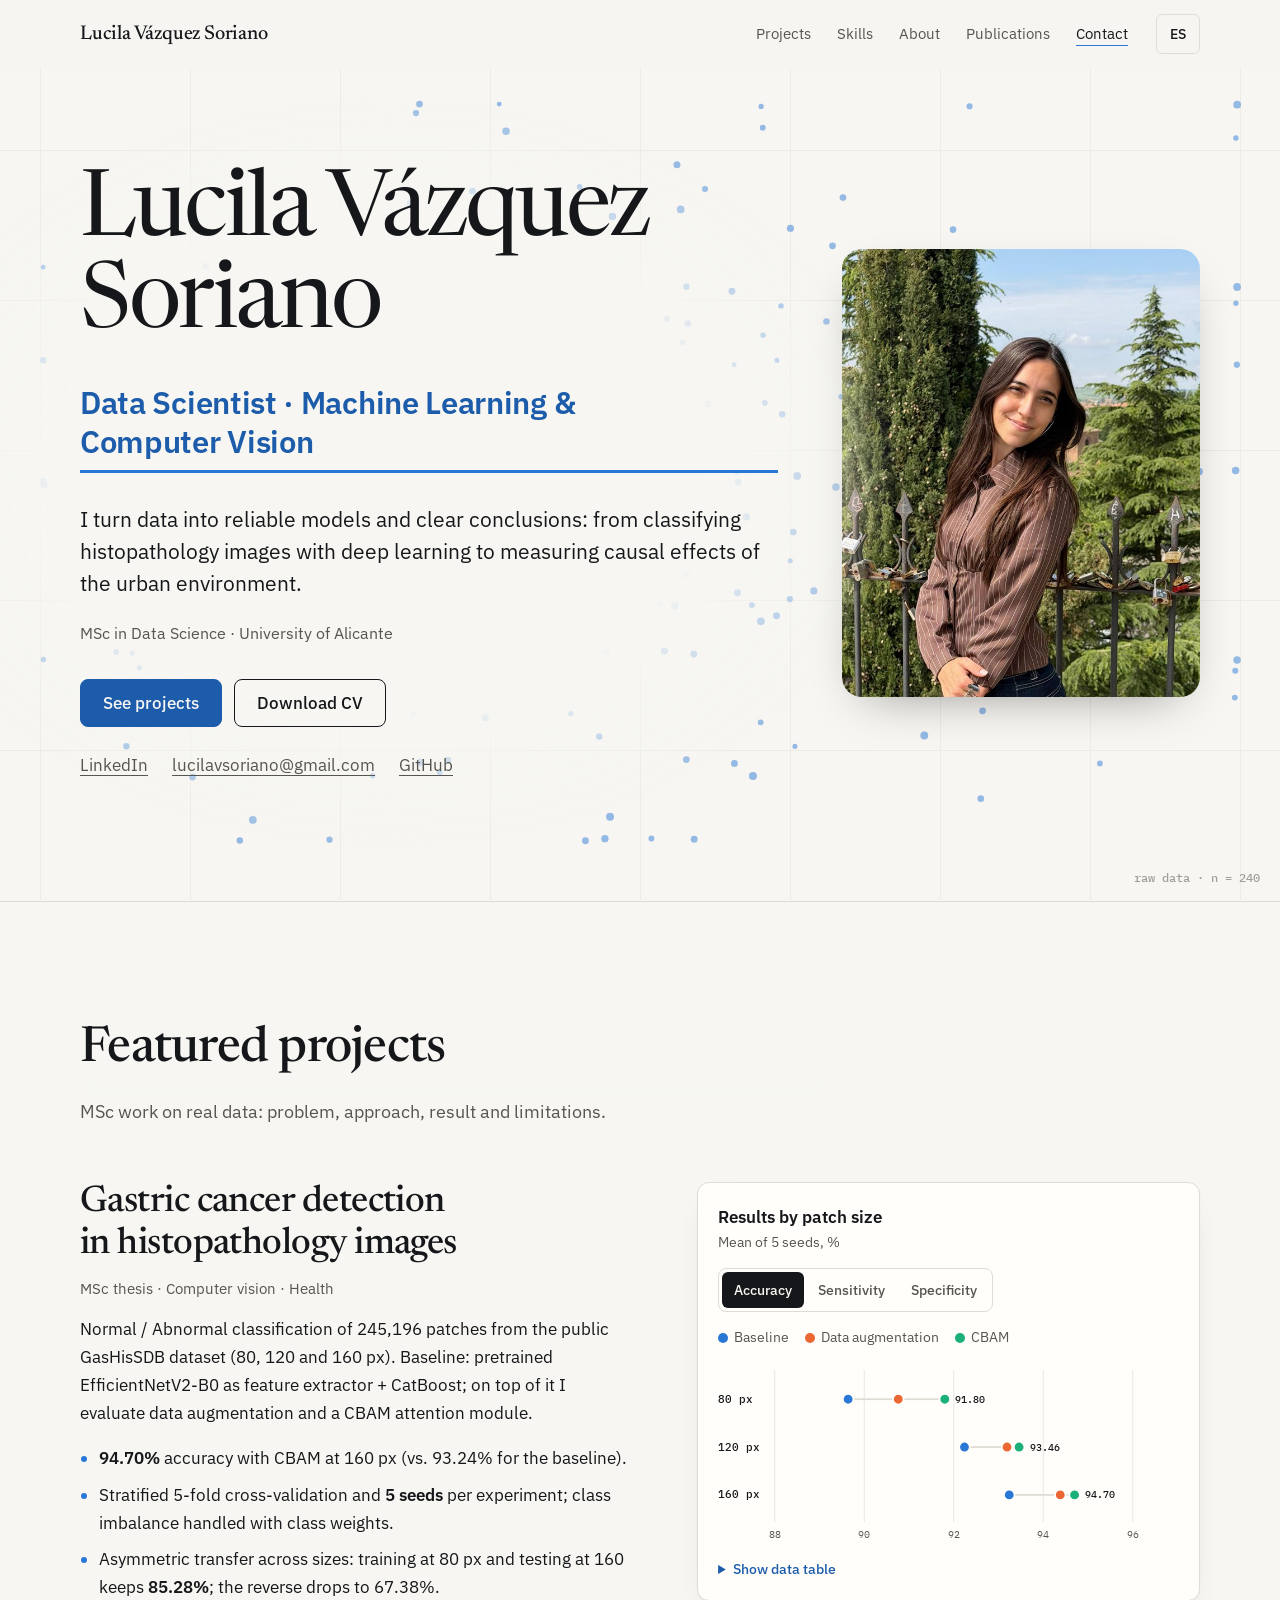
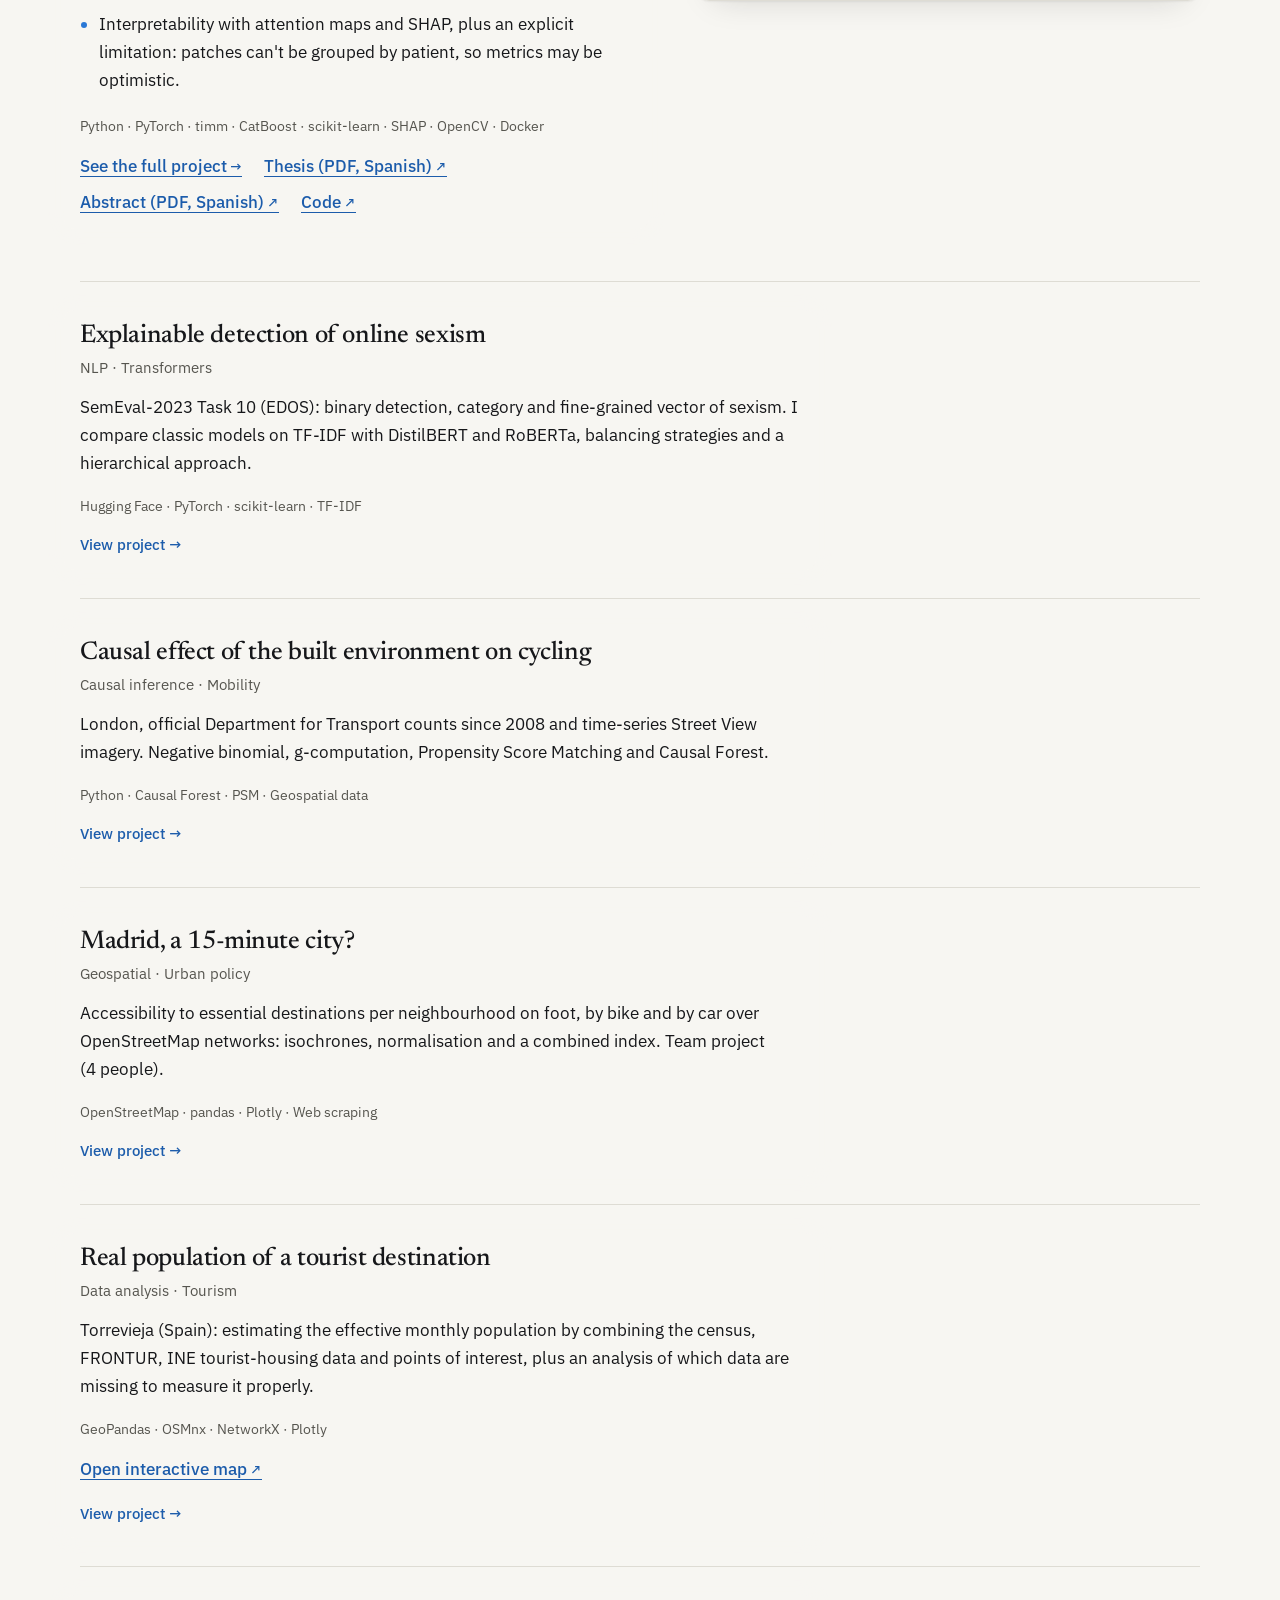
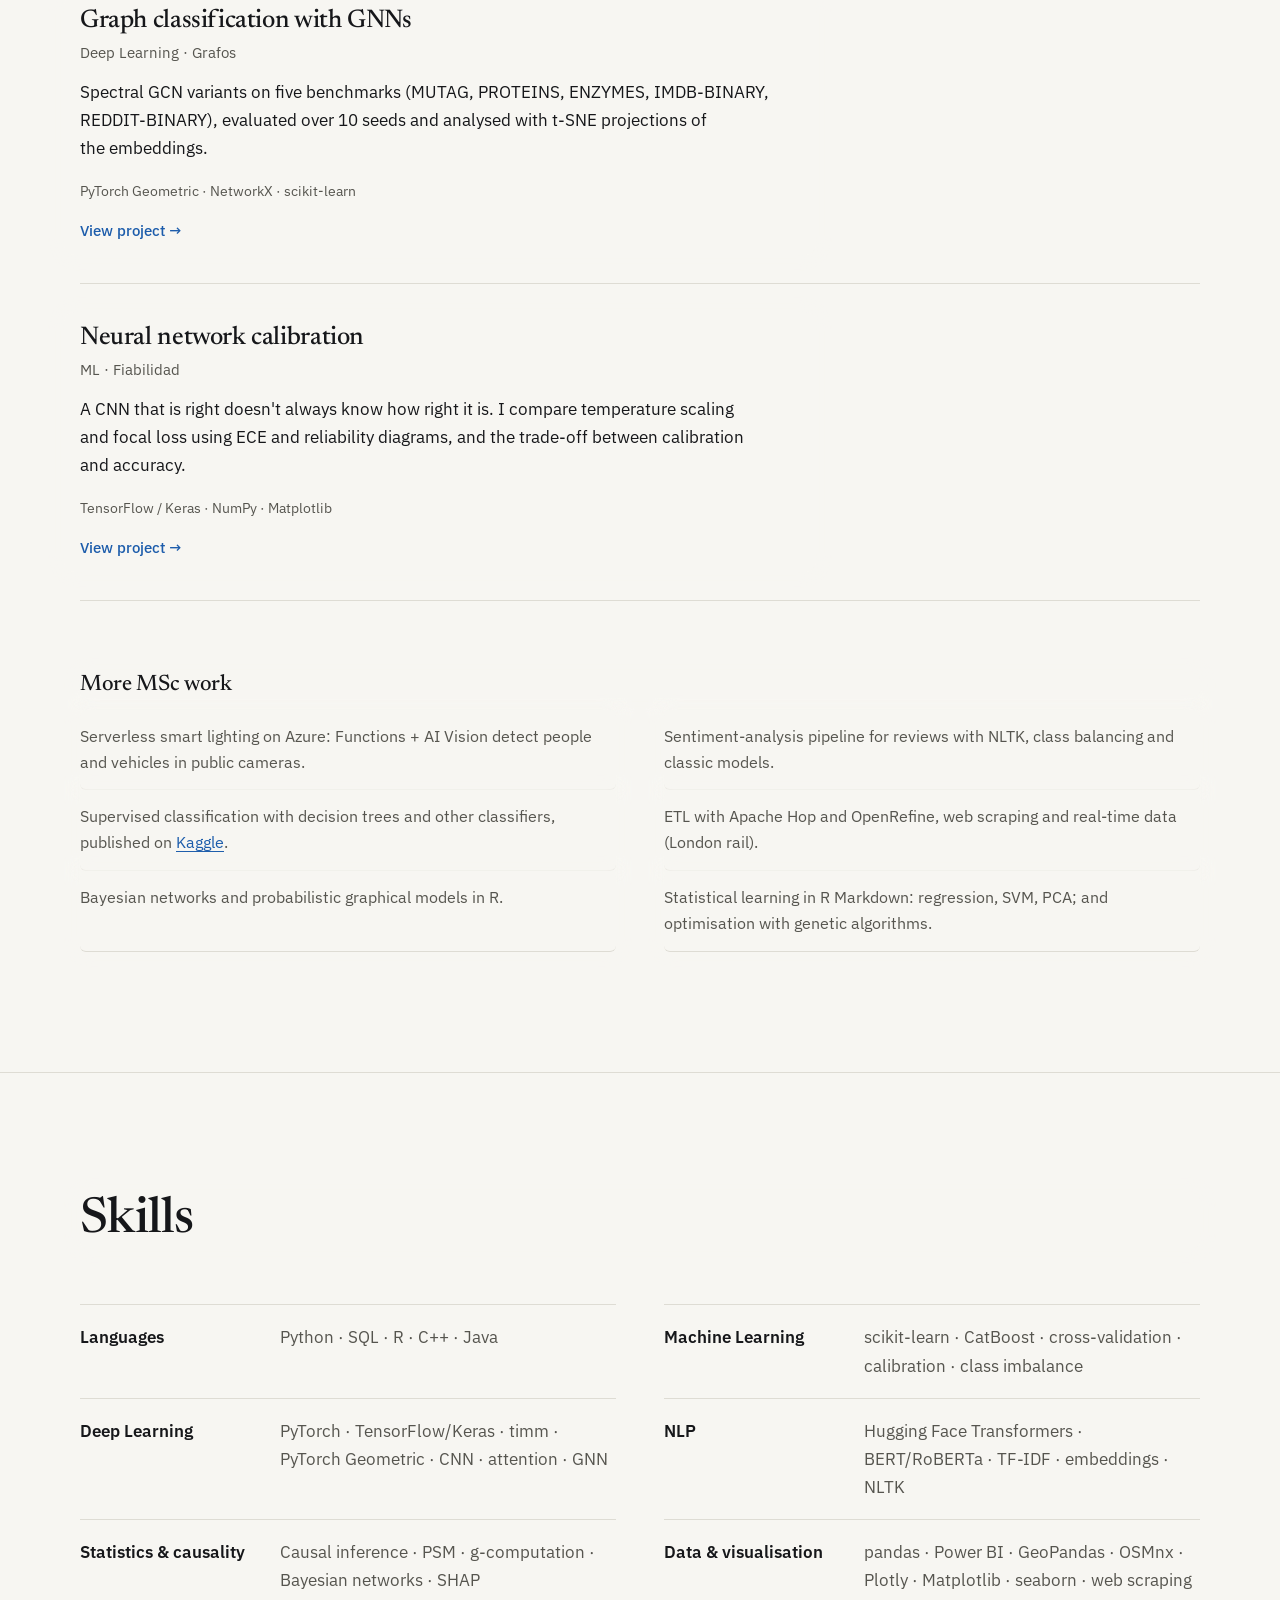
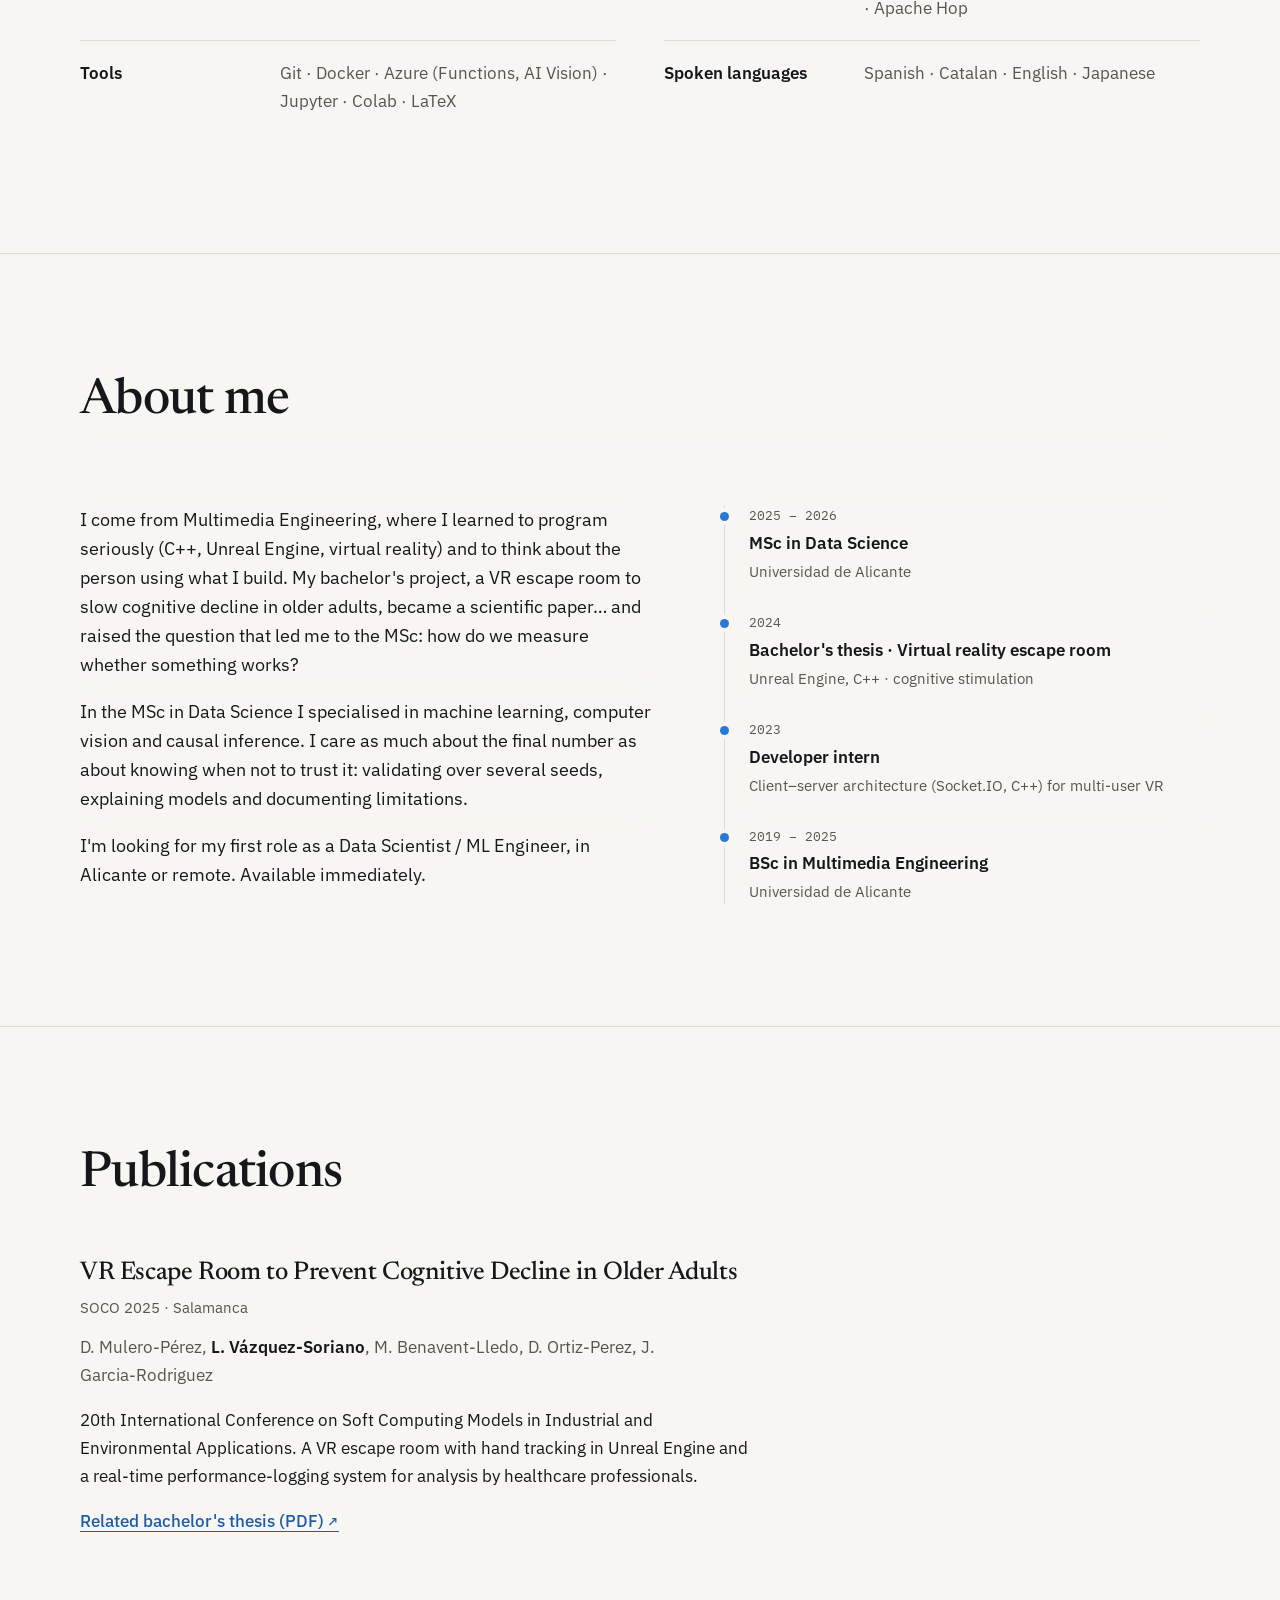
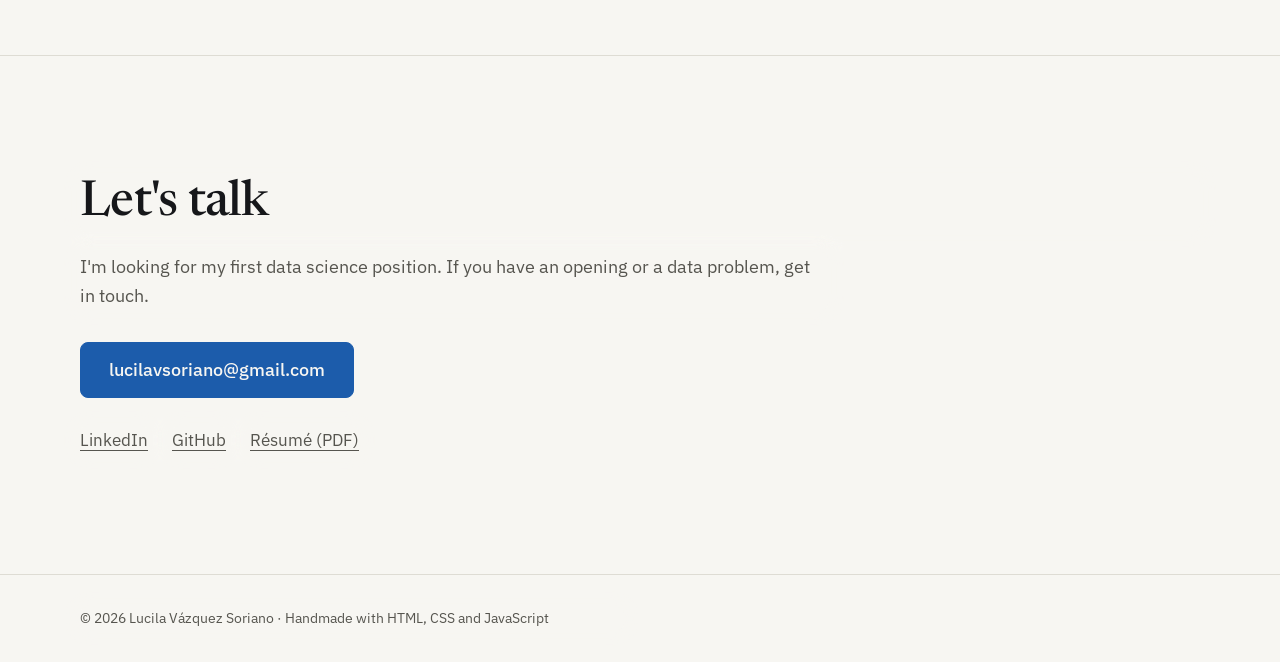
<file: index.html>
<!doctype html>
<html lang="es">
<head>
  <meta charset="utf-8">
  <meta name="viewport" content="width=device-width, initial-scale=1">
  <title>Lucila Vázquez Soriano · Data Scientist</title>
  <meta name="description" content="Data Scientist con Máster en Ciencia de Datos (Universidad de Alicante). Machine learning, visión por computador, NLP e inferencia causal con Python.">
  <meta name="x-title-en" content="Lucila Vázquez Soriano · Data Scientist">
  <meta name="x-desc-en" content="Data Scientist with an MSc in Data Science (University of Alicante). Machine learning, computer vision, NLP and causal inference with Python.">
  <link rel="canonical" href="https://lvs42.github.io/">
  <meta property="og:type" content="website">
  <meta property="og:title" content="Lucila Vázquez Soriano · Data Scientist">
  <meta property="og:description" content="Machine learning, visión por computador, NLP e inferencia causal. Proyectos, TFM y publicaciones.">
  <meta property="og:url" content="https://lvs42.github.io/">
  <meta name="twitter:card" content="summary">
  <meta name="theme-color" content="#f7f6f2" media="(prefers-color-scheme: light)">
  <meta name="theme-color" content="#101216" media="(prefers-color-scheme: dark)">
  <link rel="icon" href="assets/img/favicon.svg" type="image/svg+xml">
  <link rel="preconnect" href="https://fonts.googleapis.com">
  <link rel="preconnect" href="https://fonts.gstatic.com" crossorigin>
  <link href="https://fonts.googleapis.com/css2?family=IBM+Plex+Mono:wght@400;500&family=IBM+Plex+Sans:ital,wght@0,400;0,500;0,600;1,400&family=Newsreader:ital,opsz,wght@0,6..72,400;0,6..72,500;1,6..72,400&display=swap" rel="stylesheet">
  <link rel="stylesheet" href="assets/css/styles.css">
  <script type="application/ld+json">
  {"@context":"https://schema.org","@type":"Person","name":"Lucila Vázquez Soriano","jobTitle":"Data Scientist","url":"https://lvs42.github.io/","address":{"@type":"PostalAddress","addressLocality":"Alicante","addressCountry":"ES"},"alumniOf":"Universidad de Alicante","sameAs":["https://www.linkedin.com/in/lucilavazquezsoriano/","https://github.com/lvs42"]}
  </script>
</head>
<body>
  <canvas class="bg-plot" aria-hidden="true"></canvas>
  <a class="skip" href="#main" data-i18n="skip">Saltar al contenido</a>

  <header class="nav" id="top">
    <div class="wrap nav__inner">
      <a href="#top" class="logo" >Lucila Vázquez Soriano</a>
      <nav aria-label="Principal">
        <button class="nav__toggle" aria-expanded="false" aria-controls="menu">
          <span class="sr-only" data-i18n="menu">Menú</span><span class="bars" aria-hidden="true"></span>
        </button>
        <ul id="menu" class="nav__menu">
          <li><a href="#proyectos" data-i18n="nav.projects">Proyectos</a></li>
          <li><a href="#skills" data-i18n="nav.skills">Skills</a></li>
          <li><a href="#sobre-mi" data-i18n="nav.about">Sobre mí</a></li>
          <li><a href="#publicaciones" data-i18n="nav.pubs">Publicaciones</a></li>
          <li><a href="#contacto" data-i18n="nav.contact">Contacto</a></li>
        </ul>
      </nav>
      <button class="lang" id="lang" aria-label="Change language to English">EN</button>
    </div>
  </header>

  <main id="main">
    <!-- HERO -->
    <section class="hero">
      <div class="wrap hero__grid">
        <div class="hero__text">
        <h1>Lucila Vázquez Soriano</h1>
        <p class="hero__role" data-i18n="hero.role">Data Scientist · Machine Learning &amp; Computer Vision</p>
        <p class="hero__lead" data-i18n="hero.lead">Convierto datos en modelos fiables y conclusiones claras: desde clasificar imágenes histopatológicas con deep learning hasta medir efectos causales del entorno urbano.</p>
        <p class="hero__edu" data-i18n="hero.eyebrow">Máster en Ciencia de Datos · Universidad de Alicante</p>
        <div class="hero__cta">
          <a class="btn btn--primary" href="#proyectos" data-i18n="hero.cta1">Ver proyectos</a>
          <a class="btn cv-link" href="assets/docs/CV_Lucila_Vazquez_ES.pdf" download data-i18n="hero.cta2">Descargar CV</a>
        </div>
        <ul class="inline-links">
          <li><a href="https://www.linkedin.com/in/lucilavazquezsoriano/" rel="me noopener" target="_blank">LinkedIn</a></li>
          <li><a href="mailto:lucilavsoriano@gmail.com">lucilavsoriano@gmail.com</a></li>
          <li><a href="https://github.com/lvs42" rel="me noopener" target="_blank">GitHub</a></li>
        </ul>
        </div>
        <img class="hero__photo" src="assets/img/perfil.jpg" width="640" height="800" alt="Retrato de Lucila Vázquez Soriano" data-i18n-alt="hero.photo" fetchpriority="high">
      </div>
    </section>

    <!-- PROYECTOS -->
    <section id="proyectos" class="section">
      <div class="wrap">
        <header class="section__head">
          <h2 data-i18n="projects.title">Proyectos destacados</h2>
          <p class="section__sub" data-i18n="projects.sub">Trabajos del máster con datos reales: problema, enfoque, resultado y limitaciones.</p>
        </header>

        <!-- TFM -->
        <article class="feature">
          <div class="feature__text">
            <h3><a class="feature__link" href="proyectos/tfm.html" data-i18n="tfm.title">Detección de cáncer gástrico en imágenes histopatológicas</a></h3>
            <p class="meta" data-i18n="tfm.tag">TFM · Visión por computador · Salud</p>
            <p data-i18n="tfm.p1">Clasificación Normal / Anormal de 245.196 parches del conjunto público GasHisSDB (80, 120 y 160 px). Referencia: EfficientNetV2-B0 preentrenado como extractor + CatBoost; sobre ella evalúo aumento de datos y un módulo de atención CBAM.</p>
            <ul class="facts">
              <li data-i18n-html="tfm.f1"><strong>94,70 %</strong> de accuracy con CBAM a 160 px (frente a 93,24 % de la referencia).</li>
              <li data-i18n-html="tfm.f2">Validación cruzada estratificada de 5 pliegues y <strong>5 semillas</strong> por experimento; desbalance compensado con pesos de clase.</li>
              <li data-i18n-html="tfm.f3">Transferencia asimétrica entre tamaños: entrenar a 80 px y evaluar a 160 conserva <strong>85,28 %</strong>; al revés cae a 67,38 %.</li>
              <li data-i18n-html="tfm.f4">Interpretabilidad con mapas de atención y SHAP, y una limitación explícita: sin agrupar por paciente, las métricas pueden ser optimistas.</li>
            </ul>
            <p class="stack">Python · PyTorch · timm · CatBoost · scikit-learn · SHAP · OpenCV · Docker</p>
            <p class="links">
              <a class="link-int" href="proyectos/tfm.html" data-i18n="tfm.more">Ver el proyecto completo</a>
              <a href="assets/docs/TFM_Lucila_Vazquez_Soriano_Final.pdf" target="_blank" data-i18n="tfm.l1">Memoria (PDF)</a>
              <a href="assets/docs/Resumen_TFM_Lucila_Vazquez_Soriano.pdf" target="_blank" data-i18n="tfm.l2">Resumen (PDF)</a>
              <a href="https://github.com/lvs42/GastricCancer" target="_blank" rel="noopener" data-i18n="tfm.l3">Código</a>
            </p>
          </div>
          <figure class="viz" id="tfm-viz">
            <figcaption>
              <span class="viz__title" data-i18n="viz.title">Resultados por tamaño de parche</span>
              <span class="viz__sub" data-i18n="viz.sub">Media de 5 semillas, %</span>
            </figcaption>
            <div class="seg" role="radiogroup" aria-label="Métrica">
              <button role="radio" aria-checked="true" data-metric="acc">Accuracy</button>
              <button role="radio" aria-checked="false" data-metric="sens" data-i18n="viz.sens">Sensibilidad</button>
              <button role="radio" aria-checked="false" data-metric="spec" data-i18n="viz.spec">Especificidad</button>
            </div>
            <ul class="legend" aria-hidden="true">
              <li><i style="background:var(--s1)"></i><span data-i18n="viz.ref">Referencia</span></li>
              <li><i style="background:var(--s2)"></i><span data-i18n="viz.aug">Aumento de datos</span></li>
              <li><i style="background:var(--s3)"></i>CBAM</li>
            </ul>
            <div class="viz__plot"><svg role="img" aria-labelledby="viz-desc"></svg><div class="tip" hidden></div></div>
            <p id="viz-desc" class="sr-only" data-i18n="viz.desc">Gráfico de puntos: CBAM obtiene el mejor resultado en los tres tamaños de parche; el rendimiento crece con el tamaño.</p>
            <details class="viz__table">
              <summary data-i18n="viz.table">Ver tabla de datos</summary>
              <table><thead><tr><th>px</th><th data-i18n="viz.ref">Referencia</th><th data-i18n="viz.aug">Aumento de datos</th><th>CBAM</th></tr></thead><tbody></tbody></table>
            </details>
          </figure>
        </article>

        <!-- Project index -->
        <ol class="work">
          <li class="work__item">
            <div class="work__main">
              <h3><a class="work__link" href="proyectos/semeval.html" data-i18n="p1.title">Detección explicable de sexismo online</a></h3>
              <p class="meta">NLP · Transformers</p>
              <p data-i18n="p1.desc">SemEval-2023 Task 10 (EDOS): detección binaria, categoría y vector fino de sexismo. Comparo modelos clásicos sobre TF-IDF con DistilBERT y RoBERTa, estrategias de balanceo y un enfoque jerárquico.</p>
              <p class="stack">Hugging Face · PyTorch · scikit-learn · TF-IDF</p>
              <p class="work__more" aria-hidden="true"><span data-i18n="work.more">Ver proyecto</span> <span class="arrow">→</span></p>
            </div>
          </li>

          <li class="work__item">
            <div class="work__main">
              <h3><a class="work__link" href="proyectos/causal-londres.html" data-i18n="p2.title">Efecto causal del entorno urbano en el uso de la bici</a></h3>
              <p class="meta" data-i18n="p2.tag">Inferencia causal · Movilidad</p>
              <p data-i18n="p2.desc">Londres, conteos oficiales del Department for Transport desde 2008 e imágenes Street View en serie temporal. Binomial negativa, g-computation, Propensity Score Matching y Causal Forest.</p>
              <p class="stack">Python · Causal Forest · PSM · <span data-i18n="chip.geo">Datos geoespaciales</span></p>
              <p class="work__more" aria-hidden="true"><span data-i18n="work.more">Ver proyecto</span> <span class="arrow">→</span></p>
            </div>
          </li>

          <li class="work__item">
            <div class="work__main">
              <h3><a class="work__link" href="proyectos/madrid-15-minutos.html" data-i18n="p3.title">Madrid, ¿ciudad de 15 minutos?</a></h3>
              <p class="meta" data-i18n="p3.tag">Geoespacial · Políticas urbanas</p>
              <p data-i18n="p3.desc">Accesibilidad a destinos esenciales por barrio a pie, en bici y en coche sobre redes de OpenStreetMap: isócronas, normalización e índice combinado. Proyecto en equipo de cuatro personas.</p>
              <p class="stack">OpenStreetMap · pandas · Plotly · Web scraping</p>
              <p class="work__more" aria-hidden="true"><span data-i18n="work.more">Ver proyecto</span> <span class="arrow">→</span></p>
            </div>
          </li>

          <li class="work__item">
            <div class="work__main">
              <h3><a class="work__link" href="proyectos/torrevieja.html" data-i18n="p4.title">Población real de un destino turístico</a></h3>
              <p class="meta" data-i18n="p4.tag">Análisis de datos · Turismo</p>
              <p data-i18n="p4.desc">Torrevieja: estimación de la población efectiva mensual cruzando padrón, FRONTUR, vivienda turística del INE y puntos de interés, más un análisis de qué datos faltan para medirla bien.</p>
              <p class="stack">GeoPandas · OSMnx · NetworkX · Plotly</p>
              <p class="links"><a href="proyectos/torrevieja-mapa.html" target="_blank" data-i18n="p4.link">Abrir mapa interactivo</a></p>
              <p class="work__more" aria-hidden="true"><span data-i18n="work.more">Ver proyecto</span> <span class="arrow">→</span></p>
            </div>
          </li>

          <li class="work__item">
            <div class="work__main">
              <h3><a class="work__link" href="proyectos/gnn.html" data-i18n="p5.title">Clasificación de grafos con GNN</a></h3>
              <p class="meta">Deep Learning · Grafos</p>
              <p data-i18n="p5.desc">Variantes de GCN espectrales sobre cinco benchmarks (MUTAG, PROTEINS, ENZYMES, IMDB-BINARY, REDDIT-BINARY), evaluadas con 10 semillas y analizadas con proyecciones t-SNE de los embeddings.</p>
              <p class="stack">PyTorch Geometric · NetworkX · scikit-learn</p>
              <p class="work__more" aria-hidden="true"><span data-i18n="work.more">Ver proyecto</span> <span class="arrow">→</span></p>
            </div>
          </li>

          <li class="work__item">
            <div class="work__main">
              <h3><a class="work__link" href="proyectos/calibracion.html" data-i18n="p6.title">Calibración de redes neuronales</a></h3>
              <p class="meta">ML · Fiabilidad</p>
              <p data-i18n="p6.desc">Una CNN que acierta no siempre sabe cuánto acierta. Comparo temperature scaling y focal loss midiendo ECE y diagramas de fiabilidad, y el compromiso entre calibración y accuracy.</p>
              <p class="stack">TensorFlow / Keras · NumPy · Matplotlib</p>
              <p class="work__more" aria-hidden="true"><span data-i18n="work.more">Ver proyecto</span> <span class="arrow">→</span></p>
            </div>
          </li>
        </ol>

        <h3 class="more__title" data-i18n="more.title">Más trabajo del máster</h3>
        <ul class="more">
          <li data-i18n="more.1">Smart lighting serverless en Azure: Functions + AI Vision detectan personas y vehículos en cámaras públicas.</li>
          <li data-i18n="more.2">Pipeline de análisis de sentimiento sobre reseñas con NLTK, balanceo y modelos clásicos.</li>
          <li data-i18n-html="more.3">Clasificación supervisada con árboles de decisión y otros clasificadores, publicada en <a href="https://www.kaggle.com/code/sergiomendiolaarraez/md-p2-sergio-lucila" target="_blank" rel="noopener">Kaggle</a>.</li>
          <li data-i18n="more.4">ETL con Apache Hop y OpenRefine, web scraping y datos en tiempo real (London rail).</li>
          <li data-i18n="more.5">Redes bayesianas y modelos gráficos probabilísticos en R.</li>
          <li data-i18n="more.6">Aprendizaje estadístico en R Markdown: regresión, SVM, PCA; y optimización con algoritmos genéticos.</li>
        </ul>
      </div>
    </section>

    <!-- SKILLS -->
    <section id="skills" class="section">
      <div class="wrap">
        <header class="section__head">
          <h2 data-i18n="skills.title">Skills</h2>
        </header>
        <dl class="skills">
          <div><dt data-i18n="skills.lang">Lenguajes</dt><dd>Python · SQL · R · C++ · Java</dd></div>
          <div><dt>Machine Learning</dt><dd>scikit-learn · CatBoost · <span data-i18n="skills.ml">validación cruzada · calibración · desbalance</span></dd></div>
          <div><dt>Deep Learning</dt><dd>PyTorch · TensorFlow/Keras · timm · PyTorch Geometric · CNN · <span data-i18n="skills.att">atención</span> · GNN</dd></div>
          <div><dt>NLP</dt><dd>Hugging Face Transformers · BERT/RoBERTa · TF-IDF · embeddings · NLTK</dd></div>
          <div><dt data-i18n="skills.stats">Estadística y causalidad</dt><dd data-i18n="skills.stats2">Inferencia causal · PSM · g-computation · redes bayesianas · SHAP</dd></div>
          <div><dt data-i18n="skills.data">Datos y visualización</dt><dd>pandas · Power BI · GeoPandas · OSMnx · Plotly · Matplotlib · seaborn · <span data-i18n="skills.scraping">web scraping</span> · Apache Hop</dd></div>
          <div><dt data-i18n="skills.tools">Herramientas</dt><dd>Git · Docker · Azure (Functions, AI Vision) · Jupyter · Colab · LaTeX</dd></div>
          <div><dt data-i18n="skills.langs">Idiomas</dt><dd data-i18n="skills.langs2">Español · Catalán · Inglés · Japonés</dd></div>
        </dl>
      </div>
    </section>

    <!-- SOBRE MI -->
    <section id="sobre-mi" class="section">
      <div class="wrap about">
        <header class="section__head">
          <h2 data-i18n="about.title">Sobre mí</h2>
        </header>
        <div class="about__text">
          <p data-i18n="about.p1">Vengo de la Ingeniería Multimedia, donde aprendí a programar en serio (C++, Unreal Engine, realidad virtual) y a pensar en la persona que usa lo que construyo. Mi TFG, un escape room en VR para frenar el deterioro cognitivo en personas mayores, acabó en un artículo científico… y en la pregunta que me llevó al máster: ¿cómo medimos si algo funciona?</p>
          <p data-i18n="about.p2">En el Máster en Ciencia de Datos me he especializado en machine learning, visión por computador e inferencia causal. Me importa tanto el número final como saber cuándo no fiarse de él: validar con varias semillas, explicar los modelos y documentar las limitaciones.</p>
          <p data-i18n="about.p3">Busco mi primer rol como Data Scientist / ML Engineer, en Alicante o en remoto. Disponibilidad inmediata.</p>
        </div>
        <ol class="timeline">
          <li><time class="num">2025 – 2026</time><strong data-i18n="tl.1">Máster en Ciencia de Datos</strong><span>Universidad de Alicante</span></li>
          <li><time class="num">2024</time><strong data-i18n="tl.2">TFG · Escape room en realidad virtual</strong><span data-i18n="tl.2b">Unreal Engine, C++ · estimulación cognitiva</span></li>
          <li><time class="num">2023</time><strong data-i18n="tl.3">Desarrolladora en prácticas</strong><span data-i18n="tl.3b">Arquitectura cliente-servidor (Socket.IO, C++) para VR multiusuario</span></li>
          <li><time class="num">2019 – 2025</time><strong data-i18n="tl.4">Grado en Ingeniería Multimedia</strong><span>Universidad de Alicante</span></li>
        </ol>
      </div>
    </section>

    <!-- PUBLICACIONES -->
    <section id="publicaciones" class="section">
      <div class="wrap">
        <header class="section__head">
          <h2 data-i18n="pubs.title">Publicaciones</h2>
        </header>
        <article class="pub">
          <h3>VR Escape Room to Prevent Cognitive Decline in Older Adults</h3>
          <p class="meta">SOCO 2025 · Salamanca</p>
          <p class="pub__authors">D. Mulero-Pérez, <strong>L. Vázquez-Soriano</strong>, M. Benavent-Lledo, D. Ortiz-Perez, J. Garcia-Rodriguez</p>
          <p data-i18n="pubs.desc">20th International Conference on Soft Computing Models in Industrial and Environmental Applications. Escape room en VR con hand-tracking en Unreal Engine y un sistema de registro del rendimiento en tiempo real para su análisis por profesionales sanitarios.</p>
          <p class="links"><a href="assets/docs/TFG_Lucila_Vazquez.pdf" target="_blank" data-i18n="pubs.tfg">TFG relacionado (PDF)</a></p>
        </article>
      </div>
    </section>

    <!-- CONTACTO -->
    <section id="contacto" class="section contact">
      <div class="wrap">
        <h2 data-i18n="contact.title">¿Hablamos?</h2>
        <p class="section__sub" data-i18n="contact.sub">Estoy buscando mi primer puesto en ciencia de datos. Si tienes una oferta o un problema con datos, escríbeme.</p>
        <a class="btn btn--primary btn--lg" href="mailto:lucilavsoriano@gmail.com">lucilavsoriano@gmail.com</a>
        <ul class="inline-links contact__links">
          <li><a href="https://www.linkedin.com/in/lucilavazquezsoriano/" target="_blank" rel="me noopener">LinkedIn</a></li>
          <li><a href="https://github.com/lvs42" target="_blank" rel="me noopener">GitHub</a></li>
          <li><a class="cv-link" href="assets/docs/CV_Lucila_Vazquez_ES.pdf" download data-i18n="contact.cv">CV (PDF)</a></li>
        </ul>
      </div>
    </section>
  </main>

  <footer class="footer">
    <div class="wrap"><p>© 2026 Lucila Vázquez Soriano · <span data-i18n="footer">Hecho a mano con HTML, CSS y JavaScript</span></p></div>
  </footer>

  <script src="assets/js/i18n.js" defer></script>
  <script src="assets/js/main.js" defer></script>
</body>
</html>
</file>
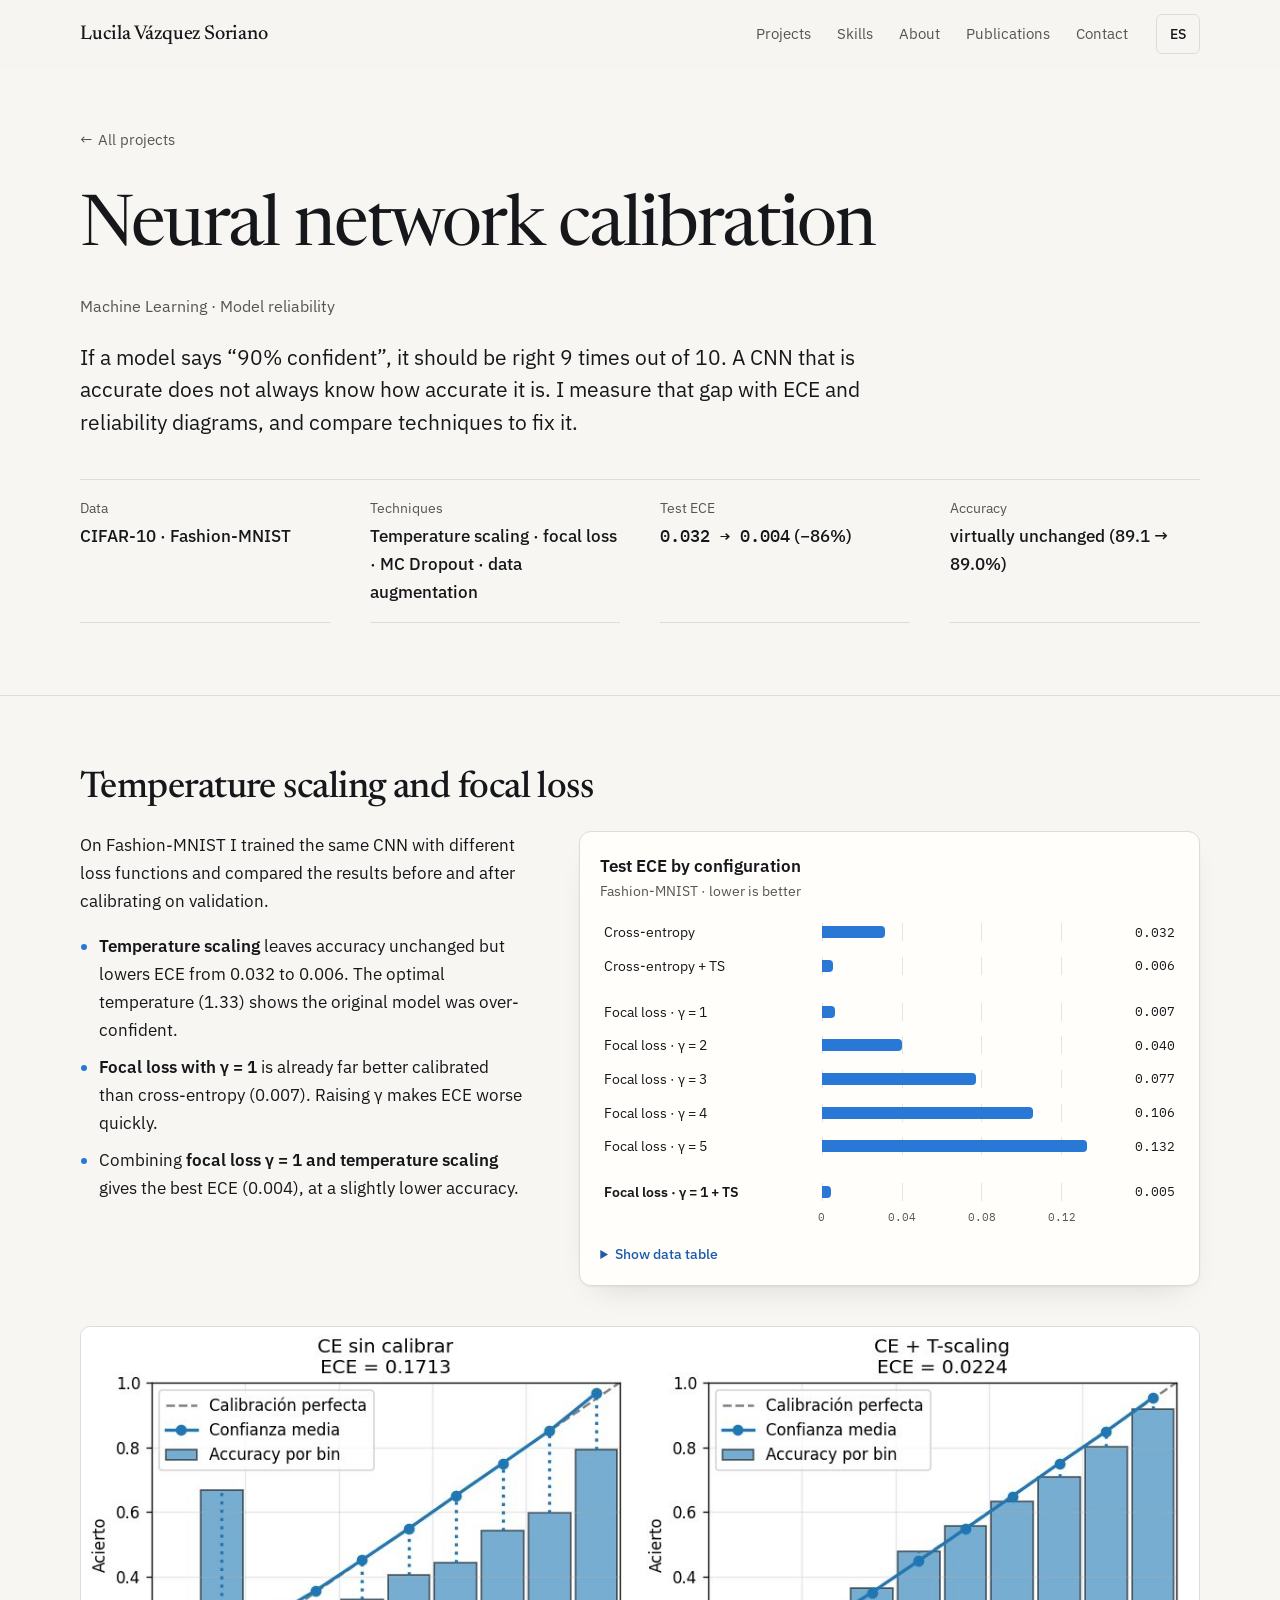
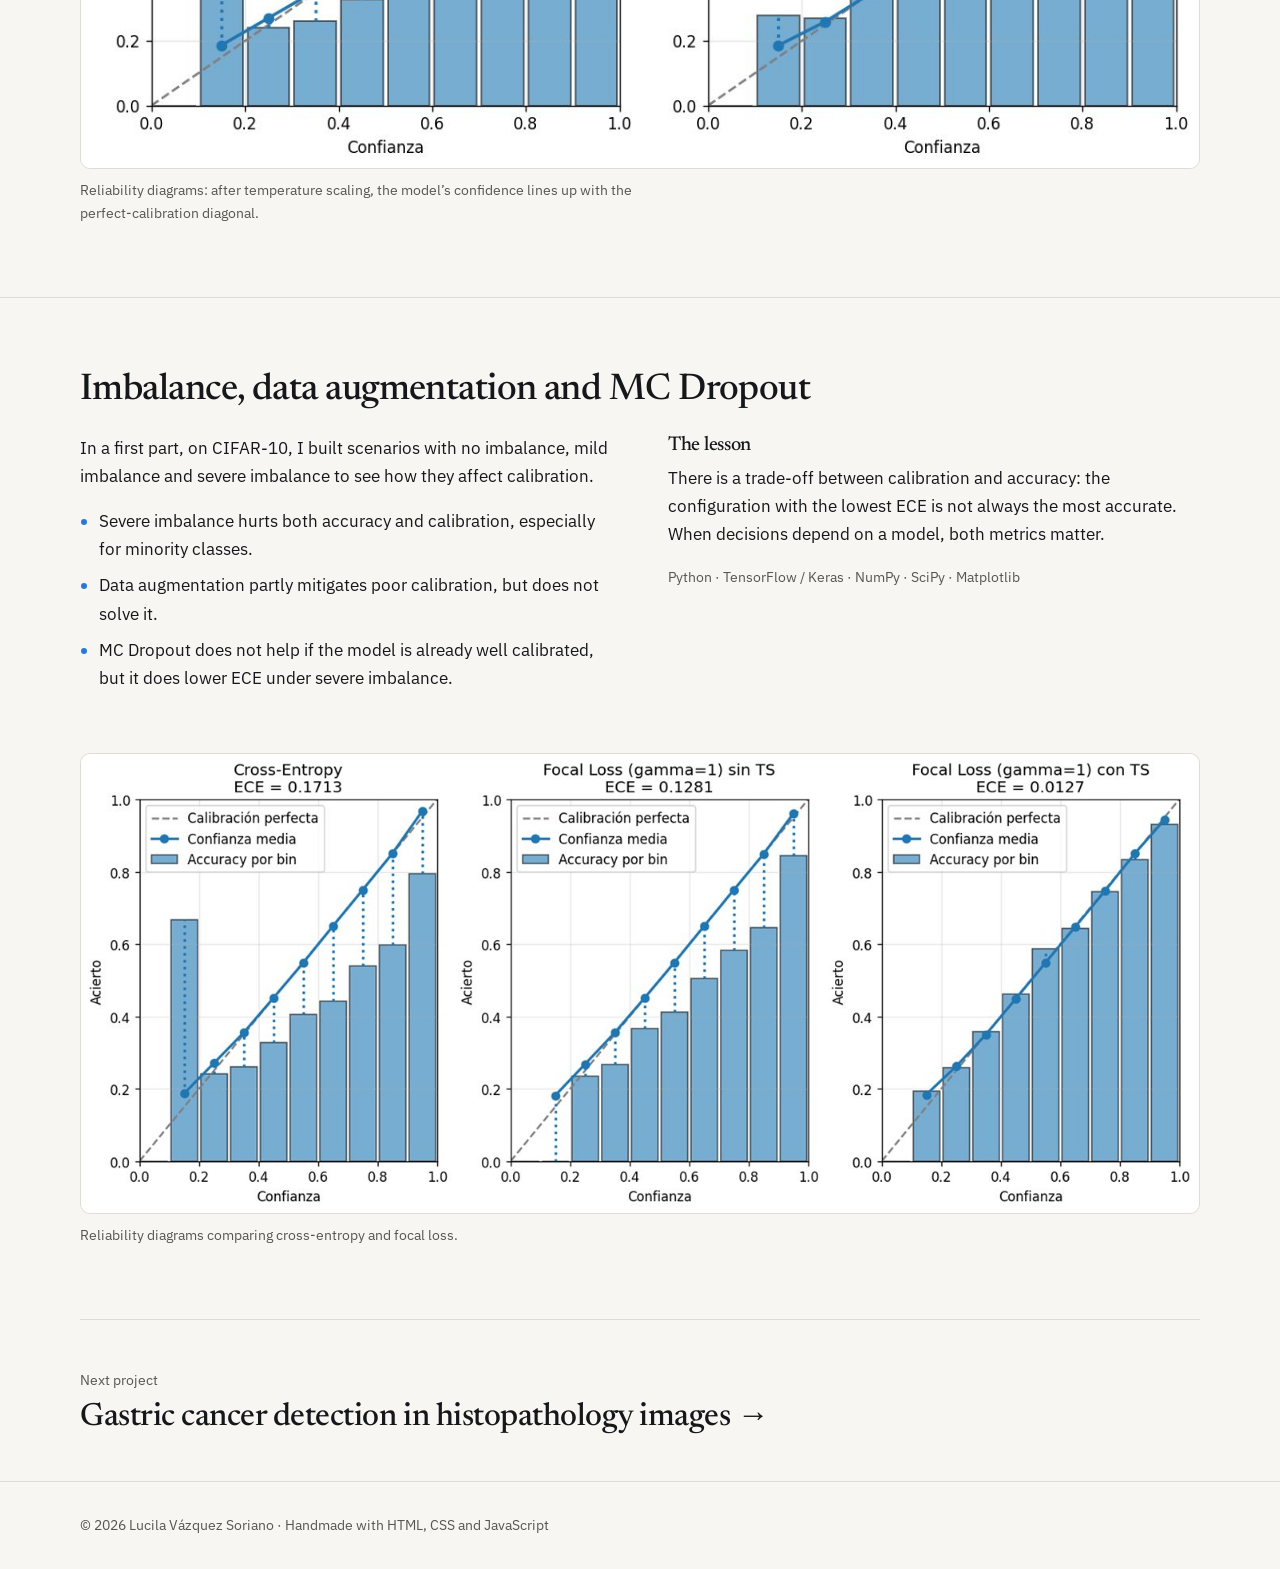
<file: proyectos/calibracion.html>
<!doctype html>
<html lang="es">
<head>
  <meta charset="utf-8">
  <meta name="viewport" content="width=device-width, initial-scale=1">
  <title>Calibración de redes neuronales · Lucila Vázquez Soriano</title>
  <meta name="description" content="Calibración de CNN con temperature scaling, focal loss y MC Dropout: ECE y diagramas de fiabilidad en CIFAR-10 y Fashion-MNIST.">
  <meta name="x-title-en" content="Neural network calibration · Lucila Vázquez Soriano">
  <meta name="x-desc-en" content="CNN calibration with temperature scaling, focal loss and MC Dropout: ECE and reliability diagrams on CIFAR-10 and Fashion-MNIST.">
  <link rel="canonical" href="https://lvs42.github.io/proyectos/calibracion.html">
  <meta property="og:type" content="article">
  <meta property="og:title" content="Calibración de redes neuronales · Lucila Vázquez Soriano">
  <meta property="og:description" content="Calibración de CNN con temperature scaling, focal loss y MC Dropout: ECE y diagramas de fiabilidad en CIFAR-10 y Fashion-MNIST.">
  <meta property="og:url" content="https://lvs42.github.io/proyectos/calibracion.html">
  <meta name="theme-color" content="#f7f6f2" media="(prefers-color-scheme: light)">
  <meta name="theme-color" content="#101216" media="(prefers-color-scheme: dark)">
  <link rel="icon" href="../assets/img/favicon.svg" type="image/svg+xml">
  <link rel="preconnect" href="https://fonts.googleapis.com">
  <link rel="preconnect" href="https://fonts.gstatic.com" crossorigin>
  <link href="https://fonts.googleapis.com/css2?family=IBM+Plex+Mono:wght@400;500&family=IBM+Plex+Sans:ital,wght@0,400;0,500;0,600;1,400&family=Newsreader:ital,opsz,wght@0,6..72,400;0,6..72,500;1,6..72,400&display=swap" rel="stylesheet">
  <link rel="stylesheet" href="../assets/css/styles.css">
</head>
<body class="project">
  <a class="skip" href="#main" data-i18n="skip">Saltar al contenido</a>
  <header class="nav" id="top">
    <div class="wrap nav__inner">
      <a href="../index.html" class="logo" >Lucila Vázquez Soriano</a>
      <nav aria-label="Principal">
        <button class="nav__toggle" aria-expanded="false" aria-controls="menu">
          <span class="sr-only" data-i18n="menu">Menú</span><span class="bars" aria-hidden="true"></span>
        </button>
        <ul id="menu" class="nav__menu"><li><a href="../index.html#proyectos" data-i18n="nav.projects">Proyectos</a></li><li><a href="../index.html#skills" data-i18n="nav.skills">Skills</a></li><li><a href="../index.html#sobre-mi" data-i18n="nav.about">Sobre mí</a></li><li><a href="../index.html#publicaciones" data-i18n="nav.pubs">Publicaciones</a></li><li><a href="../index.html#contacto" data-i18n="nav.contact">Contacto</a></li></ul>
      </nav>
      <button class="lang" id="lang" aria-label="Change language to English">EN</button>
    </div>
  </header>

  <main id="main">
    <section class="p-hero">
      <div class="wrap">
        <a class="crumb" href="../index.html#proyectos"><span aria-hidden="true">←</span> <span data-i18n="pp.back">Todos los proyectos</span></a>
        <h1 data-i18n="cbp.h1">Calibración de redes neuronales</h1>
        <p class="meta" data-i18n="cbp.meta">Machine Learning · Fiabilidad de modelos</p>
        <p class="lead" data-i18n-html="cbp.lead">Si un modelo dice «90 % de confianza», debería acertar 9 de cada 10 veces. Una CNN que acierta no siempre sabe cuánto acierta. Mido ese desajuste con el ECE y los diagramas de fiabilidad, y comparo técnicas para corregirlo.</p>
        
        <dl class="keyfacts"><div><dt data-i18n="cbp.k1">Datos</dt><dd data-i18n-html="cbp.v1">CIFAR-10 · Fashion-MNIST</dd></div><div><dt data-i18n="cbp.k2">Técnicas</dt><dd data-i18n-html="cbp.v2">Temperature scaling · focal loss · MC Dropout · aumento de datos</dd></div><div><dt data-i18n="cbp.k3">ECE en test</dt><dd data-i18n-html="cbp.v3"><span class="num">0,032 → 0,004</span> (−86 %)</dd></div><div><dt data-i18n="cbp.k4">Accuracy</dt><dd data-i18n-html="cbp.v4">prácticamente igual (89,1 → 89,0 %)</dd></div></dl>
        
      </div>
    </section>
    <section class="p-sec" id="estudio">
      <div class="wrap">
        <h2 data-i18n="cbp.s1">Temperature scaling y focal loss</h2>
        <div class="cols cols--wide"><div><p data-i18n="cbp.s1.p1">Sobre Fashion-MNIST entrené la misma CNN con distintas funciones de pérdida y comparé el resultado antes y después de calibrar en validación.</p><ul class="facts"><li data-i18n-html="cbp.s1.l.1"><strong>Temperature scaling</strong> no cambia la accuracy, pero baja el ECE de 0,032 a 0,006. La temperatura óptima (1,33) indica que el modelo original estaba sobreconfiado.</li><li data-i18n-html="cbp.s1.l.2"><strong>Focal loss con γ = 1</strong> ya calibra mucho mejor que cross-entropy (0,007). Al subir γ, el ECE empeora rápidamente.</li><li data-i18n-html="cbp.s1.l.3">La combinación de <strong>focal loss γ = 1 y temperature scaling</strong> logra el mejor ECE (0,004), con una accuracy ligeramente menor.</li></ul></div><figure class="viz" data-chart="{&quot;type&quot;: &quot;bar&quot;, &quot;domain&quot;: [0, 0.14], &quot;ticks&quot;: [0, 0.04, 0.08, 0.12], &quot;fmt&quot;: 3, &quot;rows&quot;: [{&quot;l&quot;: &quot;Cross-entropy&quot;, &quot;v&quot;: 0.0316}, {&quot;l&quot;: &quot;Cross-entropy + TS&quot;, &quot;v&quot;: 0.0056}, {&quot;l&quot;: &quot;Focal loss · γ = 1&quot;, &quot;v&quot;: 0.0065, &quot;gap&quot;: true}, {&quot;l&quot;: &quot;Focal loss · γ = 2&quot;, &quot;v&quot;: 0.0403}, {&quot;l&quot;: &quot;Focal loss · γ = 3&quot;, &quot;v&quot;: 0.0768}, {&quot;l&quot;: &quot;Focal loss · γ = 4&quot;, &quot;v&quot;: 0.1056}, {&quot;l&quot;: &quot;Focal loss · γ = 5&quot;, &quot;v&quot;: 0.1323}, {&quot;l&quot;: &quot;Focal loss · γ = 1 + TS&quot;, &quot;v&quot;: 0.0045, &quot;gap&quot;: true, &quot;hi_&quot;: true}]}"><figcaption><span class="viz__title" data-i18n="cbp.c1.t">ECE en test por configuración</span><span class="viz__sub" data-i18n="cbp.c1.s">Fashion-MNIST · menor es mejor</span></figcaption></figure></div><div style="margin-top:40px"><figure class="fig"><img src="../assets/img/p/calibracion/ts.jpg" alt="Dos diagramas de fiabilidad antes y después de temperature scaling" data-i18n-alt="cbp.fig1.alt" width="1187" height="468" loading="lazy" decoding="async"><figcaption data-i18n-html="cbp.fig1.cap">Diagramas de fiabilidad: tras temperature scaling, la confianza del modelo se ajusta a la diagonal de calibración perfecta.</figcaption></figure></div>
      </div>
    </section>
    <section class="p-sec" id="desbalance">
      <div class="wrap">
        <h2 data-i18n="cbp.s2">Desbalance, aumento de datos y MC Dropout</h2>
        <div class="cols"><div><p data-i18n="cbp.s2.p1">En una primera parte, sobre CIFAR-10, generé escenarios sin desbalance, con desbalance suave y con desbalance severo para ver cómo afectan a la calibración.</p><ul class="facts"><li data-i18n-html="cbp.s2.l.1">El desbalance severo empeora a la vez la accuracy y la calibración, sobre todo en las clases minoritarias.</li><li data-i18n-html="cbp.s2.l.2">El aumento de datos mitiga en parte la mala calibración, pero no la resuelve.</li><li data-i18n-html="cbp.s2.l.3">MC Dropout no ayuda si el modelo ya está bien calibrado, pero sí reduce el ECE con desbalance severo.</li></ul></div><div><h3 style="margin-top:0" data-i18n="cbp.s2.h">La lección</h3><p data-i18n="cbp.s2.p2">Existe un compromiso entre calibración y accuracy: la configuración con menor ECE no siempre es la que más acierta. Para decidir con un modelo, importan las dos métricas.</p><p class="stack">Python · TensorFlow / Keras · NumPy · SciPy · Matplotlib</p></div></div><div style="margin-top:40px"><figure class="fig"><img src="../assets/img/p/calibracion/focal.jpg" alt="Tres diagramas de fiabilidad comparando cross-entropy y focal loss" data-i18n-alt="cbp.fig2.alt" width="1400" height="575" loading="lazy" decoding="async"><figcaption data-i18n-html="cbp.fig2.cap">Diagramas de fiabilidad comparando cross-entropy y focal loss.</figcaption></figure></div>
      </div>
    </section>

    <div class="wrap">
      <a class="next" href="tfm.html"><small data-i18n="pp.next">Siguiente proyecto</small><span class="t"><span data-i18n="tfm.title">Detección de cáncer gástrico en imágenes histopatológicas</span> <span class="arrow" aria-hidden="true">→</span></span></a>
    </div>
  </main>

  <footer class="footer">
    <div class="wrap"><p>© 2026 Lucila Vázquez Soriano · <span data-i18n="footer">Hecha a mano con HTML, CSS y JavaScript</span></p></div>
  </footer>
  <script src="../assets/js/i18n.js" defer></script>
  <script src="../assets/js/i18n-projects.js" defer></script>
  <script src="../assets/js/main.js" defer></script>
  <script src="../assets/js/project-charts.js" defer></script>
</body>
</html>
</file>
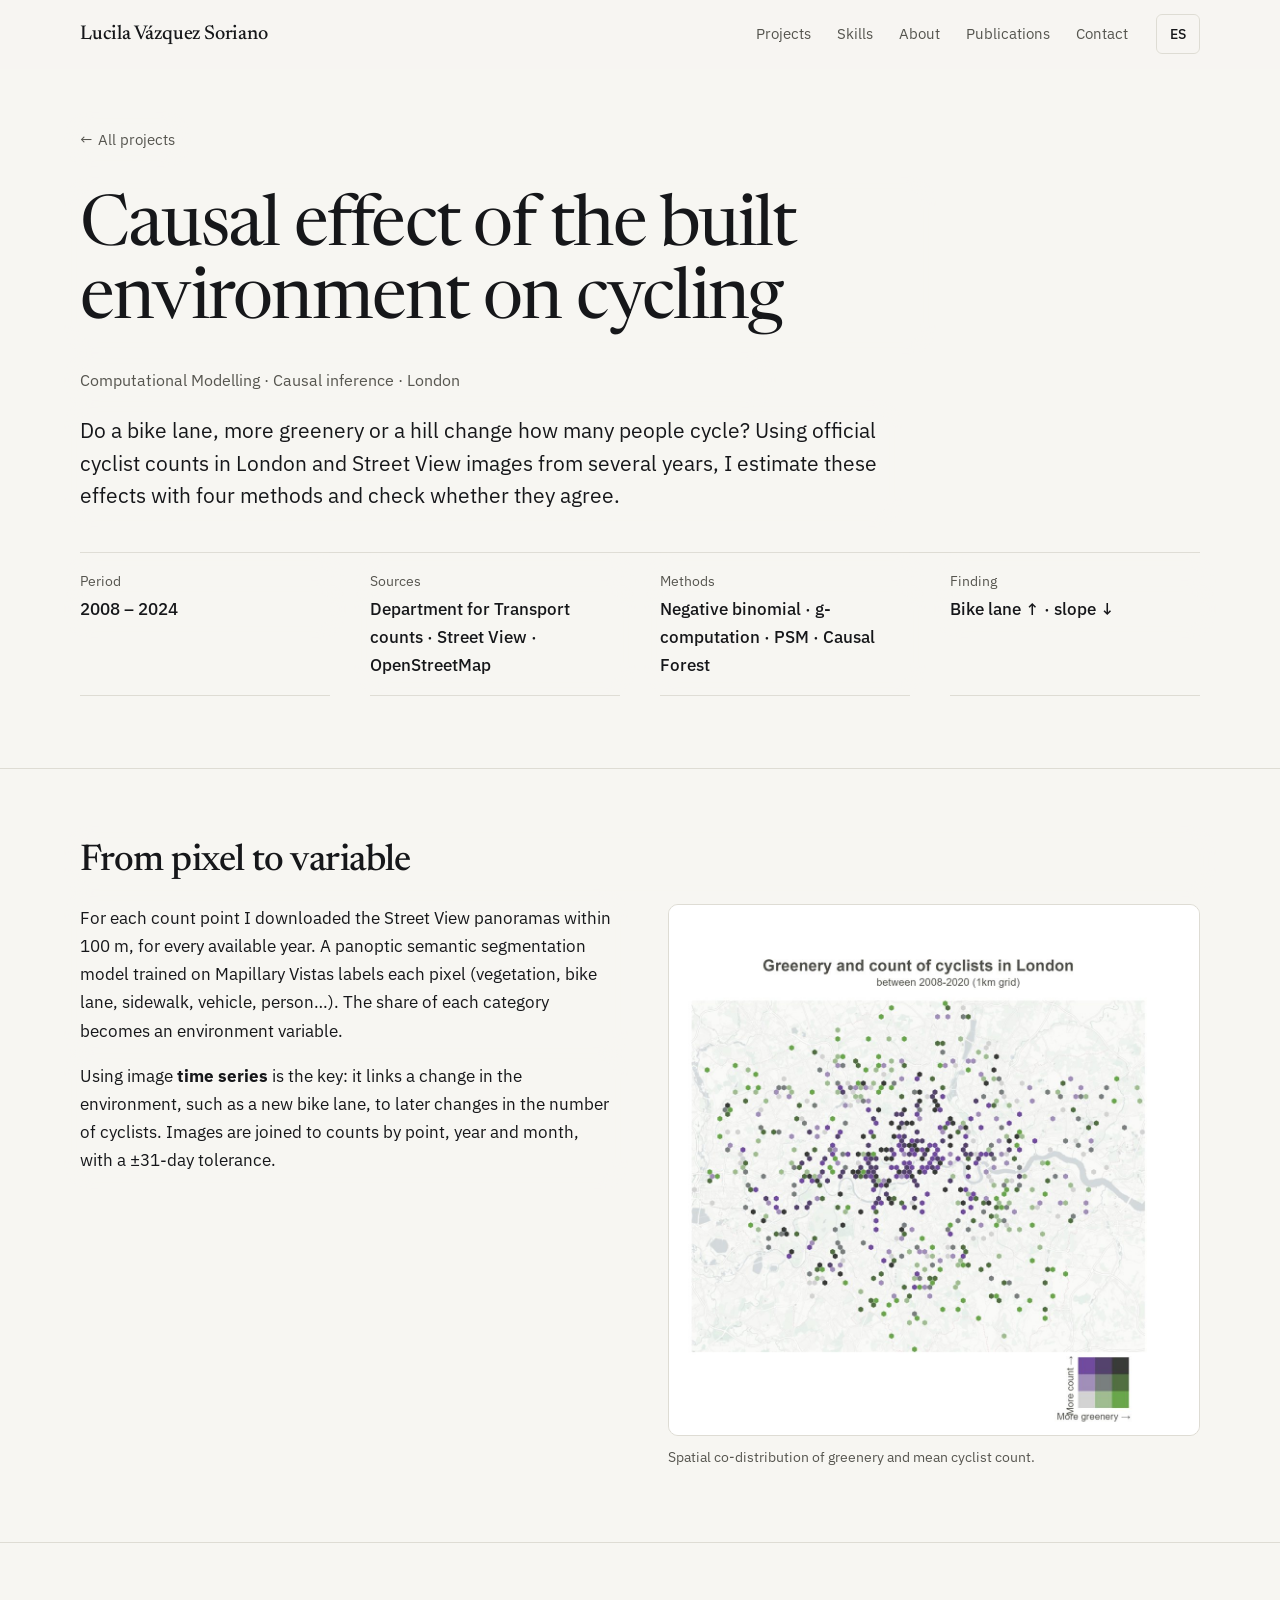
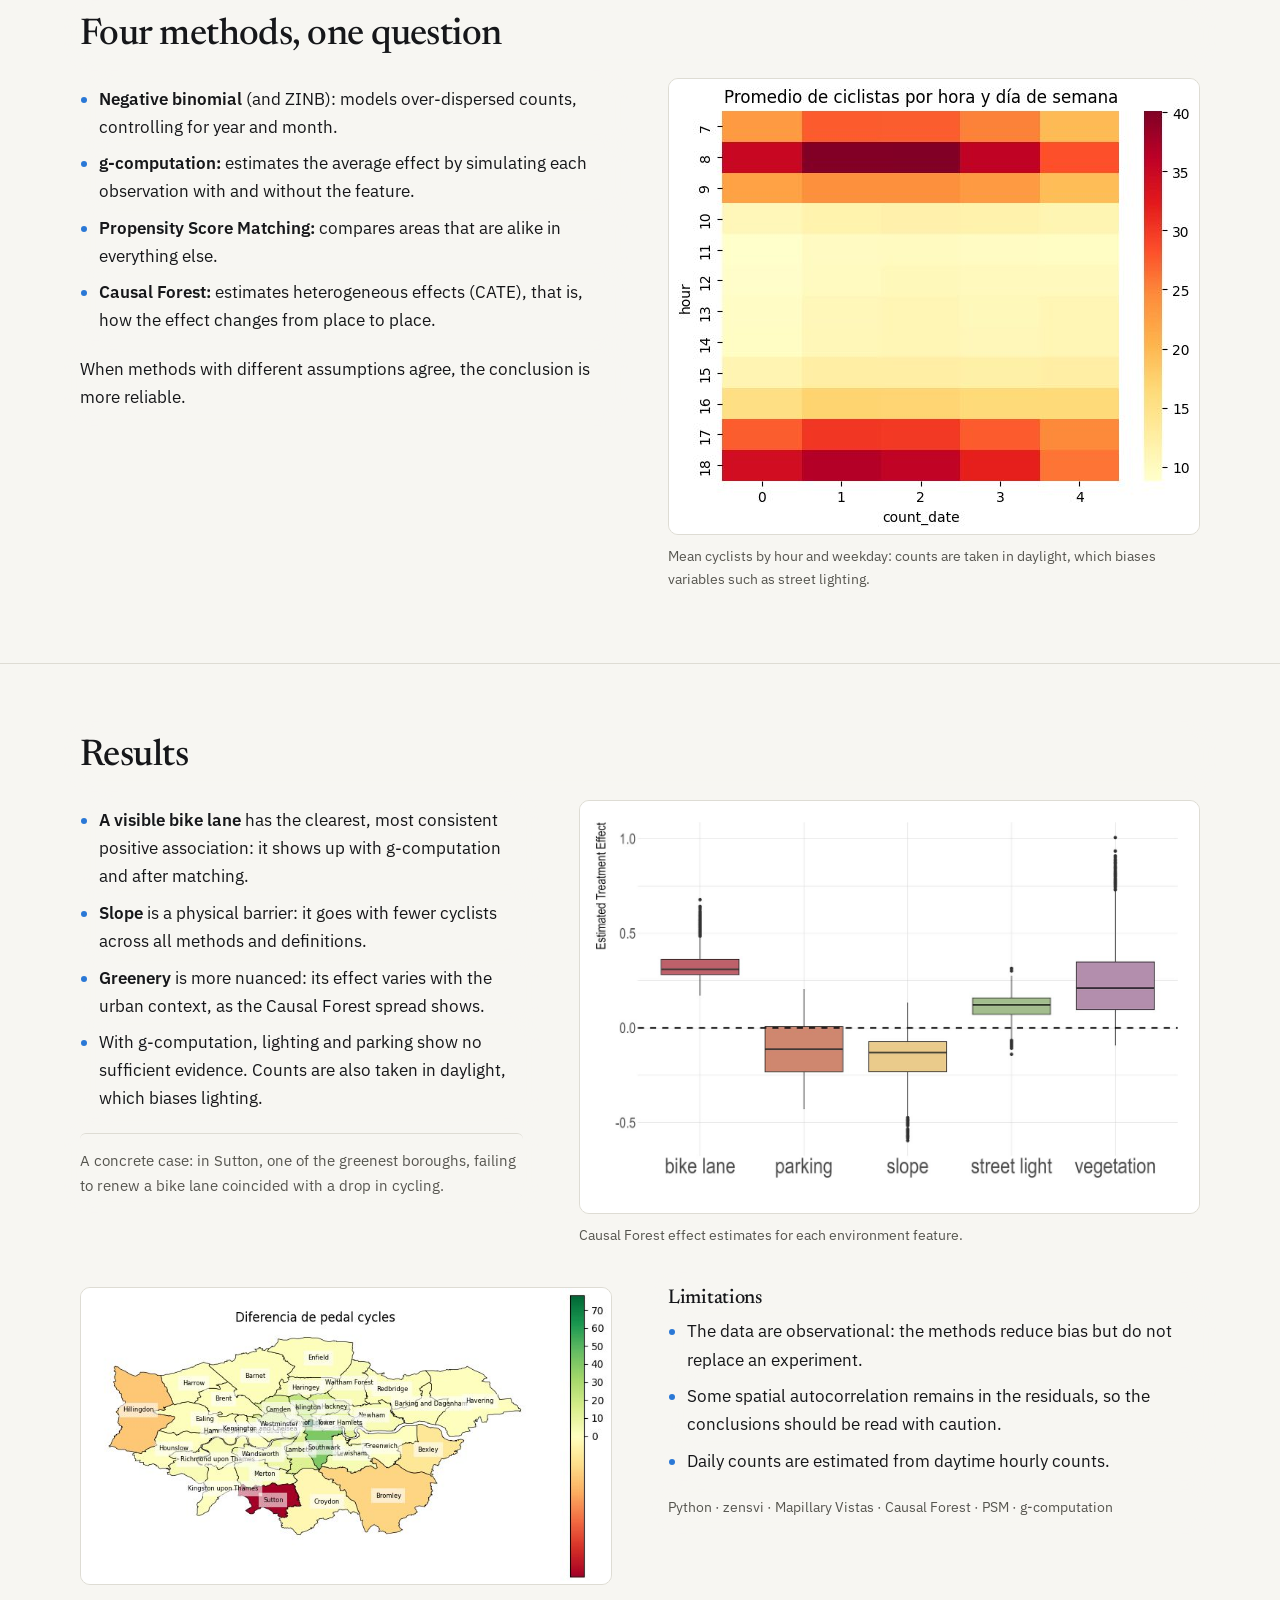
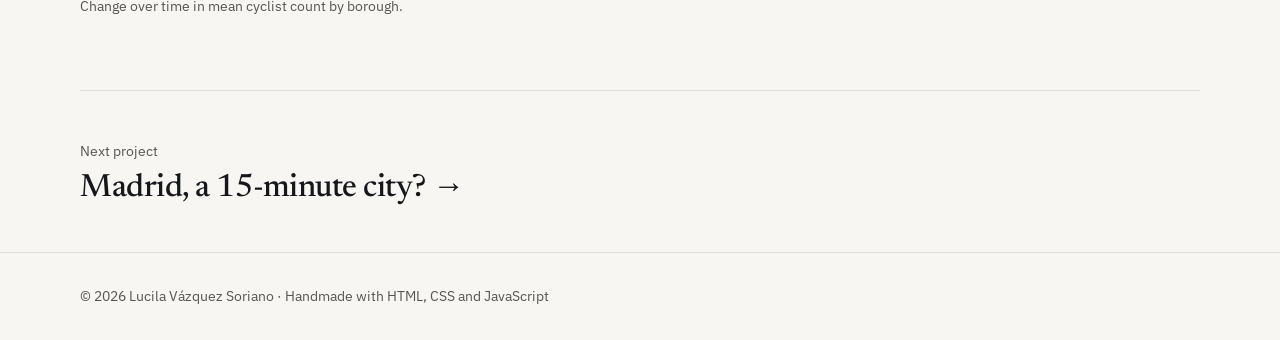
<file: proyectos/causal-londres.html>
<!doctype html>
<html lang="es">
<head>
  <meta charset="utf-8">
  <meta name="viewport" content="width=device-width, initial-scale=1">
  <title>Efecto causal del entorno urbano en la bici · Lucila Vázquez Soriano</title>
  <meta name="description" content="Inferencia causal sobre el uso de la bici en Londres con Street View, segmentación semántica, PSM, g-computation y Causal Forest.">
  <meta name="x-title-en" content="Causal effect of the built environment on cycling · Lucila Vázquez Soriano">
  <meta name="x-desc-en" content="Causal inference on cycling in London with Street View, semantic segmentation, PSM, g-computation and Causal Forest.">
  <link rel="canonical" href="https://lvs42.github.io/proyectos/causal-londres.html">
  <meta property="og:type" content="article">
  <meta property="og:title" content="Efecto causal del entorno urbano en la bici · Lucila Vázquez Soriano">
  <meta property="og:description" content="Inferencia causal sobre el uso de la bici en Londres con Street View, segmentación semántica, PSM, g-computation y Causal Forest.">
  <meta property="og:url" content="https://lvs42.github.io/proyectos/causal-londres.html">
  <meta name="theme-color" content="#f7f6f2" media="(prefers-color-scheme: light)">
  <meta name="theme-color" content="#101216" media="(prefers-color-scheme: dark)">
  <link rel="icon" href="../assets/img/favicon.svg" type="image/svg+xml">
  <link rel="preconnect" href="https://fonts.googleapis.com">
  <link rel="preconnect" href="https://fonts.gstatic.com" crossorigin>
  <link href="https://fonts.googleapis.com/css2?family=IBM+Plex+Mono:wght@400;500&family=IBM+Plex+Sans:ital,wght@0,400;0,500;0,600;1,400&family=Newsreader:ital,opsz,wght@0,6..72,400;0,6..72,500;1,6..72,400&display=swap" rel="stylesheet">
  <link rel="stylesheet" href="../assets/css/styles.css">
</head>
<body class="project">
  <a class="skip" href="#main" data-i18n="skip">Saltar al contenido</a>
  <header class="nav" id="top">
    <div class="wrap nav__inner">
      <a href="../index.html" class="logo" >Lucila Vázquez Soriano</a>
      <nav aria-label="Principal">
        <button class="nav__toggle" aria-expanded="false" aria-controls="menu">
          <span class="sr-only" data-i18n="menu">Menú</span><span class="bars" aria-hidden="true"></span>
        </button>
        <ul id="menu" class="nav__menu"><li><a href="../index.html#proyectos" data-i18n="nav.projects">Proyectos</a></li><li><a href="../index.html#skills" data-i18n="nav.skills">Skills</a></li><li><a href="../index.html#sobre-mi" data-i18n="nav.about">Sobre mí</a></li><li><a href="../index.html#publicaciones" data-i18n="nav.pubs">Publicaciones</a></li><li><a href="../index.html#contacto" data-i18n="nav.contact">Contacto</a></li></ul>
      </nav>
      <button class="lang" id="lang" aria-label="Change language to English">EN</button>
    </div>
  </header>

  <main id="main">
    <section class="p-hero">
      <div class="wrap">
        <a class="crumb" href="../index.html#proyectos"><span aria-hidden="true">←</span> <span data-i18n="pp.back">Todos los proyectos</span></a>
        <h1 data-i18n="cap.h1">Efecto causal del entorno urbano en el uso de la bici</h1>
        <p class="meta" data-i18n="cap.meta">Modelado Computacional · Inferencia causal · Londres</p>
        <p class="lead" data-i18n-html="cap.lead">¿Un carril bici, más vegetación o una cuesta cambian cuánta gente pedalea? Con conteos oficiales de ciclistas en Londres e imágenes de Street View de varios años, estimo estos efectos con cuatro métodos y compruebo si llegan a la misma conclusión.</p>
        
        <dl class="keyfacts"><div><dt data-i18n="cap.k1">Periodo</dt><dd data-i18n-html="cap.v1">2008 – 2024</dd></div><div><dt data-i18n="cap.k2">Fuentes</dt><dd data-i18n-html="cap.v2">Conteos del Department for Transport · Street View · OpenStreetMap</dd></div><div><dt data-i18n="cap.k3">Métodos</dt><dd data-i18n-html="cap.v3">Binomial negativa · g-computation · PSM · Causal Forest</dd></div><div><dt data-i18n="cap.k4">Hallazgo</dt><dd data-i18n-html="cap.v4">Carril bici ↑ · pendiente ↓</dd></div></dl>
        
      </div>
    </section>
    <section class="p-sec" id="datos">
      <div class="wrap">
        <h2 data-i18n="cap.s1">Del píxel a la variable</h2>
        <div class="cols"><div><p data-i18n="cap.s1.p1">Para cada punto de conteo descargué las panorámicas de Street View en un radio de 100 m, de todos los años disponibles. Un modelo de segmentación semántica panóptica entrenado en Mapillary Vistas clasifica cada píxel (vegetación, carril bici, acera, vehículo, persona…). La proporción de cada categoría se convierte en una variable del entorno.</p><p data-i18n-html="cap.s1.p2">Usar <strong>series temporales</strong> de imágenes es la clave: permite relacionar un cambio en el entorno, como la llegada de un carril bici, con cambios posteriores en el número de ciclistas. Las imágenes se unen a los conteos por punto, año y mes, con una tolerancia de ±31 días.</p></div><figure class="fig"><img src="../assets/img/p/causal/vegetacion.jpg" alt="Mapa de Londres con la vegetación y el conteo medio de ciclistas" data-i18n-alt="cap.fig1.alt" width="1100" height="1100" loading="lazy" decoding="async"><figcaption data-i18n-html="cap.fig1.cap">Co-distribución espacial de la vegetación y el conteo medio de ciclistas.</figcaption></figure></div>
      </div>
    </section>
    <section class="p-sec" id="metodos">
      <div class="wrap">
        <h2 data-i18n="cap.s2">Cuatro métodos, una pregunta</h2>
        <div class="cols"><div><ul class="facts"><li data-i18n-html="cap.s2.l.1"><strong>Binomial negativa</strong> (y ZINB): modela conteos con sobredispersión, controlando año y mes.</li><li data-i18n-html="cap.s2.l.2"><strong>g-computation:</strong> estima el efecto medio simulando cada observación con y sin la característica.</li><li data-i18n-html="cap.s2.l.3"><strong>Propensity Score Matching:</strong> compara zonas parecidas en todo lo demás.</li><li data-i18n-html="cap.s2.l.4"><strong>Causal Forest:</strong> estima efectos heterogéneos (CATE), es decir, cómo cambia el efecto según la zona.</li></ul><p data-i18n="cap.s2.p1">Si métodos con supuestos distintos coinciden en una conclusión, esa conclusión es más fiable.</p></div><figure class="fig"><img src="../assets/img/p/causal/horas.jpg" alt="Mapa de calor de ciclistas por hora y día de la semana" data-i18n-alt="cap.fig2.alt" width="530" height="455" loading="lazy" decoding="async"><figcaption data-i18n-html="cap.fig2.cap">Promedio de ciclistas por hora y día de la semana: los conteos se hacen de día, lo que sesga variables como la iluminación.</figcaption></figure></div>
      </div>
    </section>
    <section class="p-sec" id="resultados">
      <div class="wrap">
        <h2 data-i18n="cap.s3">Resultados</h2>
        <div class="cols cols--wide"><div><ul class="facts"><li data-i18n-html="cap.s3.l.1"><strong>El carril bici visible</strong> tiene la asociación positiva más clara y consistente: aparece con g-computation y tras el matching.</li><li data-i18n-html="cap.s3.l.2"><strong>La pendiente</strong> es una barrera física: se asocia a menos ciclistas en todos los métodos y definiciones.</li><li data-i18n-html="cap.s3.l.3"><strong>La vegetación</strong> es más matizada: su efecto varía según el contexto urbano, como muestra la dispersión del Causal Forest.</li><li data-i18n-html="cap.s3.l.4">Con g-computation, la iluminación y el aparcamiento no muestran evidencia suficiente. Además, los conteos se hacen de día, lo que sesga la iluminación.</li></ul><p class="note" data-i18n-html="cap.s3.p">Un caso concreto: en Sutton, uno de los barrios con más zonas verdes, no renovar un carril bici coincidió con una caída del uso de la bicicleta.</p></div><figure class="fig"><img src="../assets/img/p/causal/cate.jpg" alt="Diagrama de cajas de los efectos estimados por Causal Forest para cinco variables" data-i18n-alt="cap.fig3.alt" width="1400" height="933" loading="lazy" decoding="async"><figcaption data-i18n-html="cap.fig3.cap">Efectos estimados por Causal Forest para cada característica del entorno.</figcaption></figure></div><div class="cols" style="margin-top:40px"><figure class="fig"><img src="../assets/img/p/causal/barrios.jpg" alt="Mapa de los barrios de Londres coloreados por el cambio en el conteo de ciclistas" data-i18n-alt="cap.fig4.alt" width="725" height="405" loading="lazy" decoding="async"><figcaption data-i18n-html="cap.fig4.cap">Cambio temporal del conteo medio de ciclistas por barrio.</figcaption></figure><div><h3 style="margin-top:0" data-i18n="cap.s4.h">Limitaciones</h3><ul class="facts"><li data-i18n-html="cap.s4.l.1">Son datos observacionales: los métodos reducen el sesgo, pero no sustituyen a un experimento.</li><li data-i18n-html="cap.s4.l.2">Queda autocorrelación espacial en los residuos, así que las conclusiones deben leerse con cautela.</li><li data-i18n-html="cap.s4.l.3">Los conteos diarios se estiman a partir de conteos horarios diurnos.</li></ul><p class="stack">Python · zensvi · Mapillary Vistas · Causal Forest · PSM · g-computation</p></div></div>
      </div>
    </section>

    <div class="wrap">
      <a class="next" href="madrid-15-minutos.html"><small data-i18n="pp.next">Siguiente proyecto</small><span class="t"><span data-i18n="p3.title">Madrid, ¿ciudad de 15 minutos?</span> <span class="arrow" aria-hidden="true">→</span></span></a>
    </div>
  </main>

  <footer class="footer">
    <div class="wrap"><p>© 2026 Lucila Vázquez Soriano · <span data-i18n="footer">Hecha a mano con HTML, CSS y JavaScript</span></p></div>
  </footer>
  <script src="../assets/js/i18n.js" defer></script>
  <script src="../assets/js/i18n-projects.js" defer></script>
  <script src="../assets/js/main.js" defer></script>
  <script src="../assets/js/project-charts.js" defer></script>
</body>
</html>
</file>
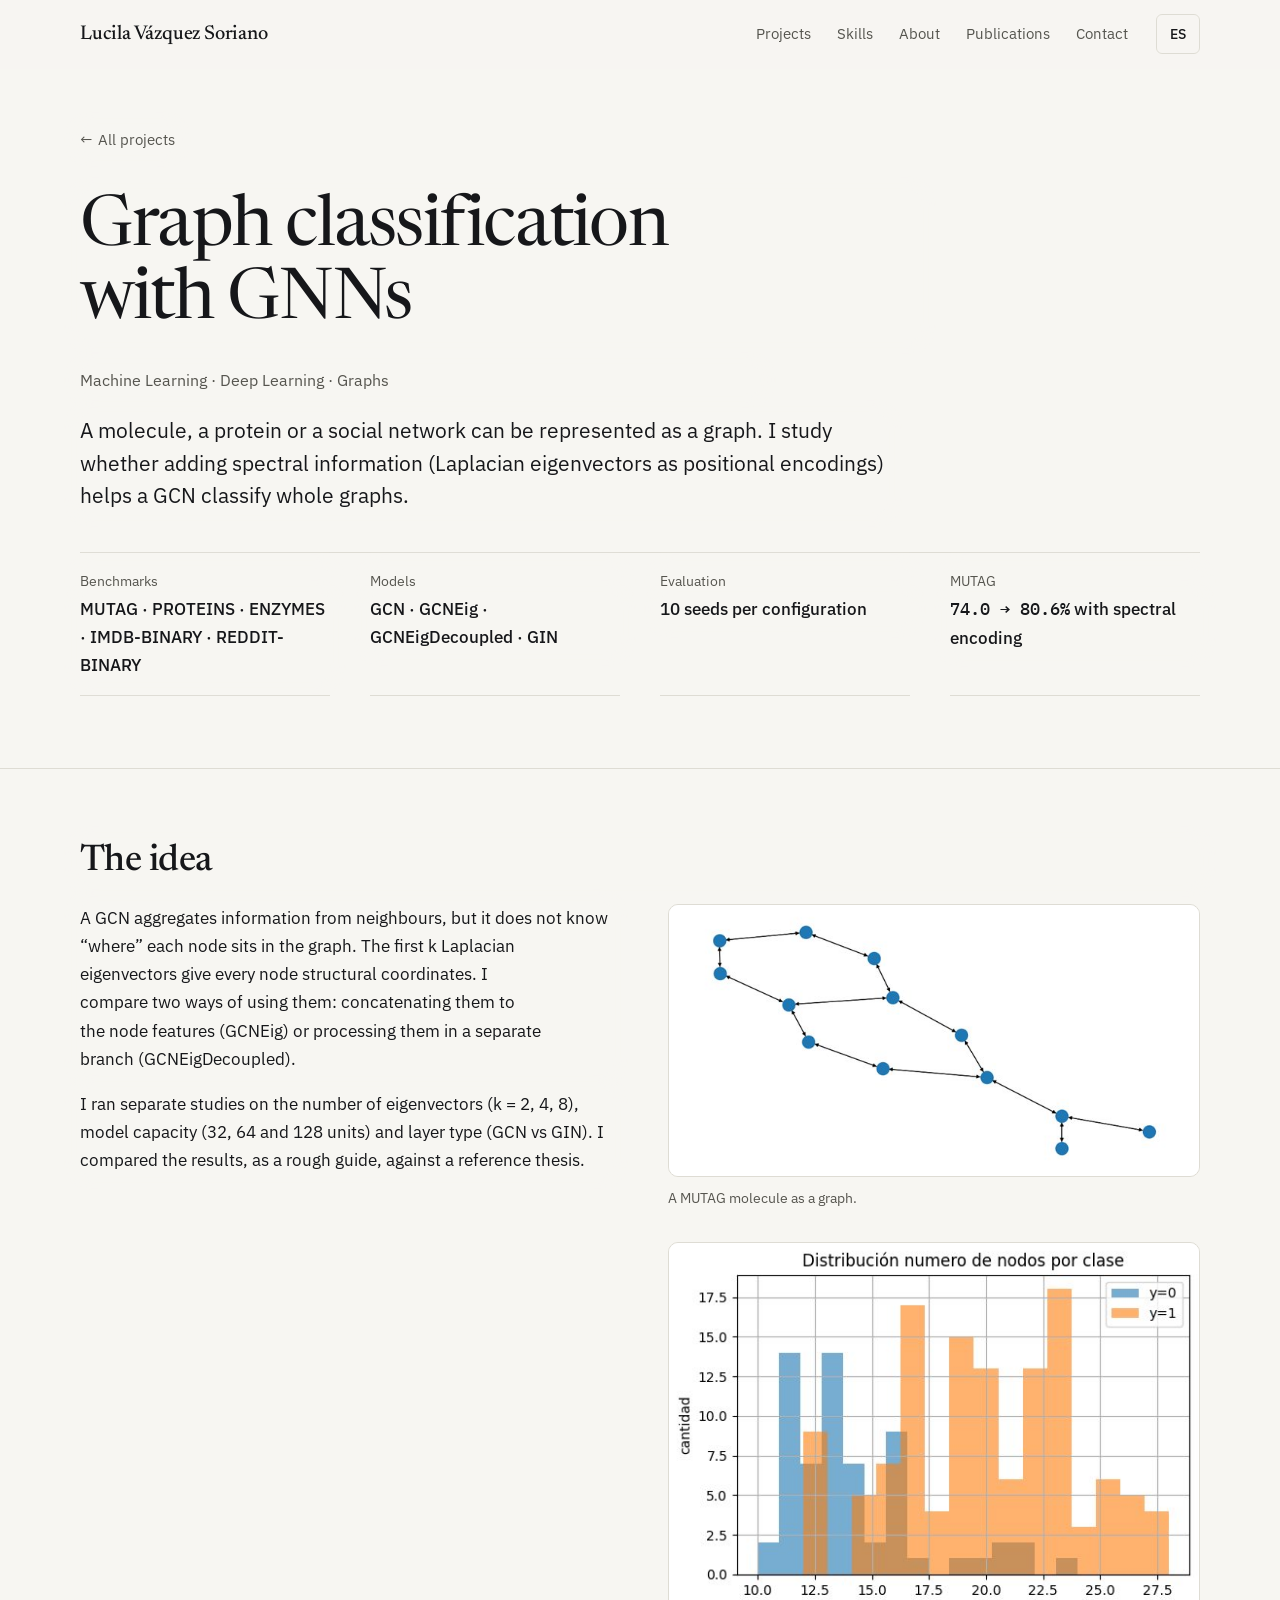
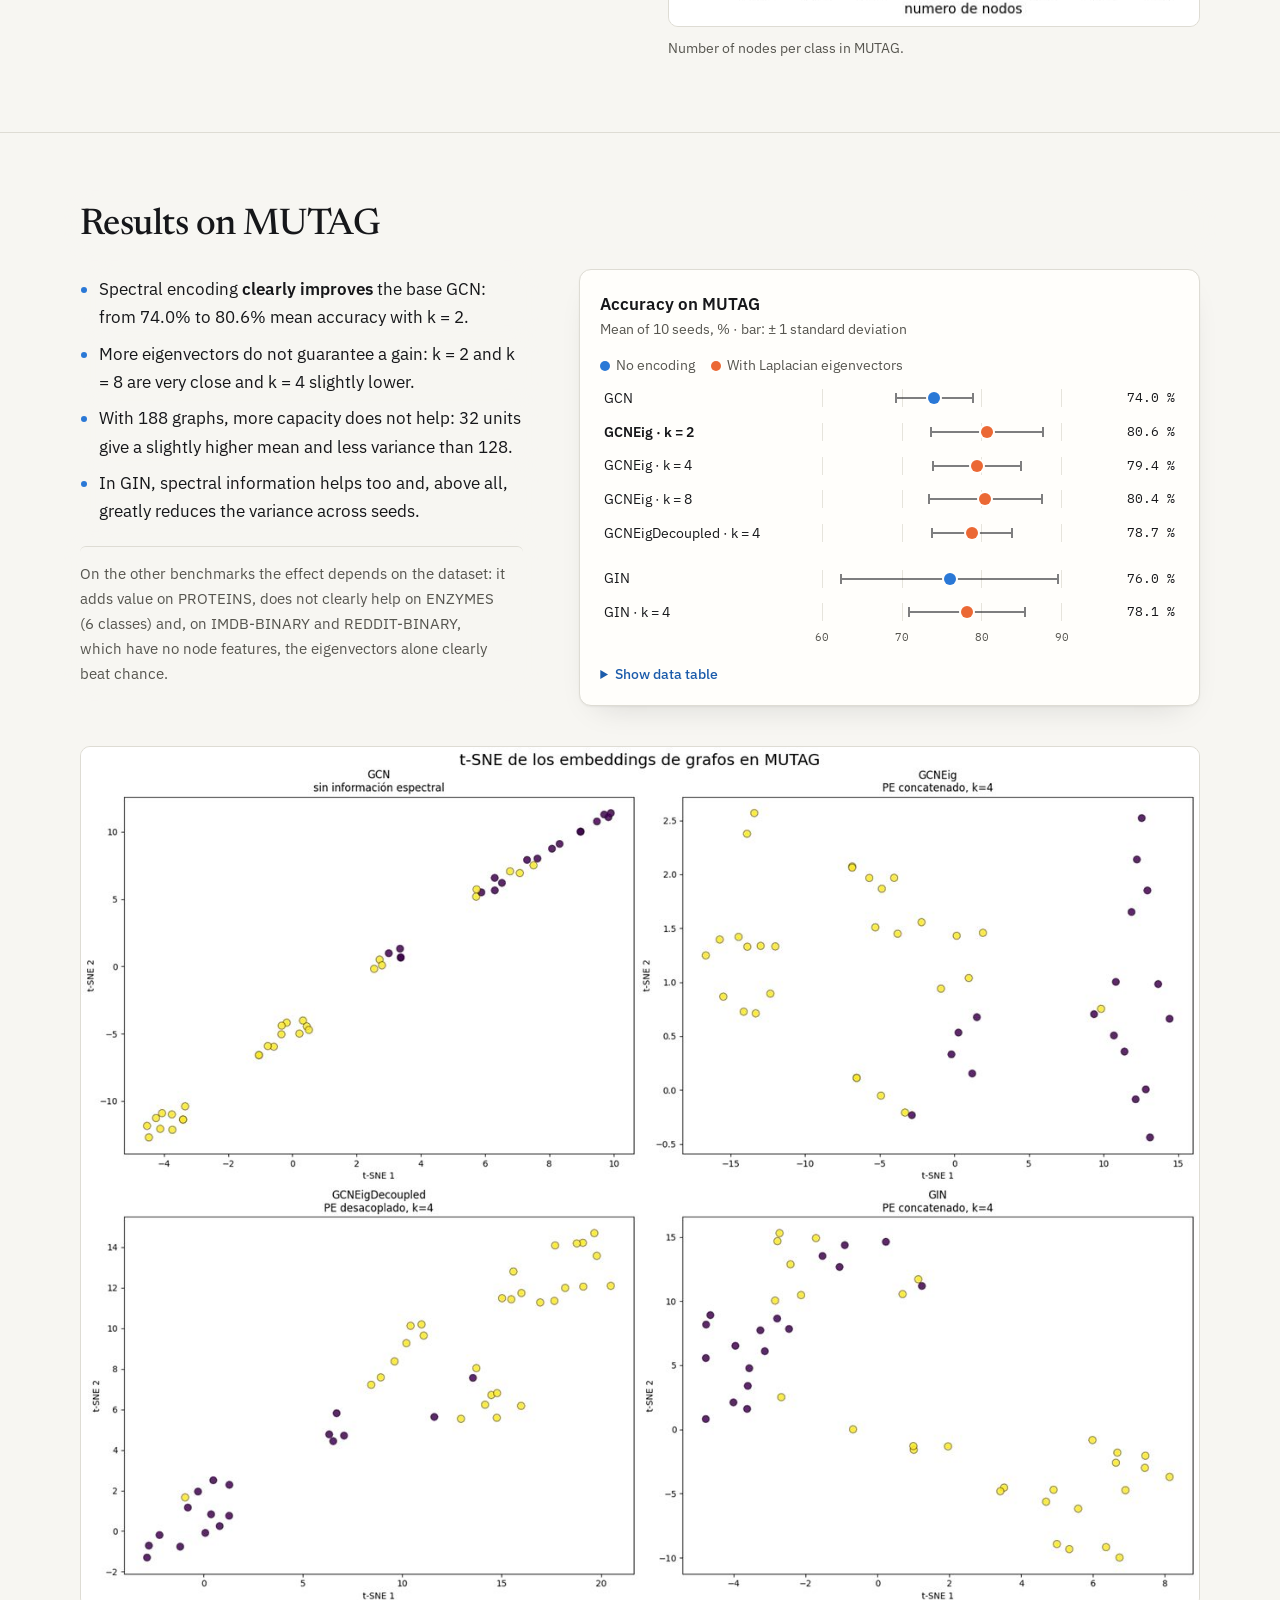
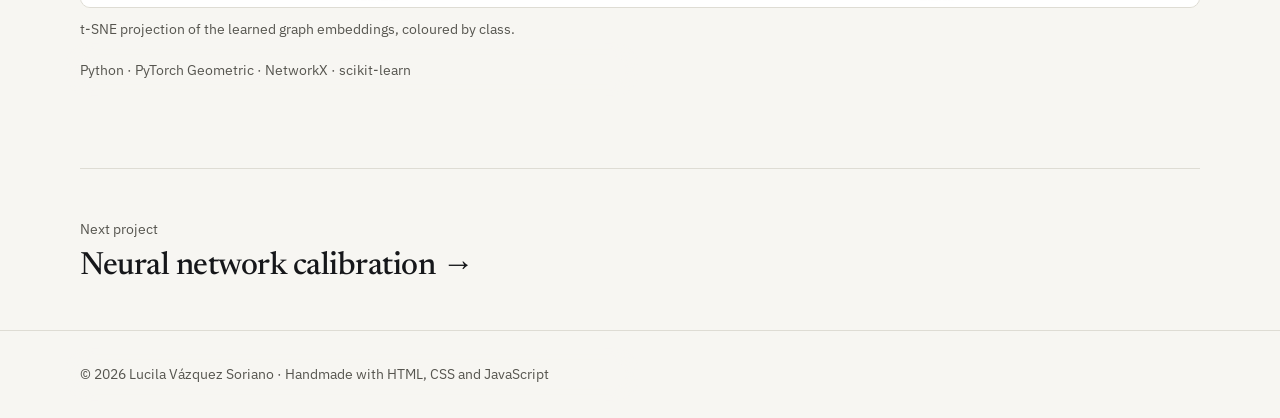
<file: proyectos/gnn.html>
<!doctype html>
<html lang="es">
<head>
  <meta charset="utf-8">
  <meta name="viewport" content="width=device-width, initial-scale=1">
  <title>Clasificación de grafos con GNN · Lucila Vázquez Soriano</title>
  <meta name="description" content="GCN con autovectores del Laplaciano como codificación posicional en MUTAG, PROTEINS, ENZYMES, IMDB-BINARY y REDDIT-BINARY.">
  <meta name="x-title-en" content="Graph classification with GNNs · Lucila Vázquez Soriano">
  <meta name="x-desc-en" content="GCNs with Laplacian eigenvectors as positional encodings on MUTAG, PROTEINS, ENZYMES, IMDB-BINARY and REDDIT-BINARY.">
  <link rel="canonical" href="https://lvs42.github.io/proyectos/gnn.html">
  <meta property="og:type" content="article">
  <meta property="og:title" content="Clasificación de grafos con GNN · Lucila Vázquez Soriano">
  <meta property="og:description" content="GCN con autovectores del Laplaciano como codificación posicional en MUTAG, PROTEINS, ENZYMES, IMDB-BINARY y REDDIT-BINARY.">
  <meta property="og:url" content="https://lvs42.github.io/proyectos/gnn.html">
  <meta name="theme-color" content="#f7f6f2" media="(prefers-color-scheme: light)">
  <meta name="theme-color" content="#101216" media="(prefers-color-scheme: dark)">
  <link rel="icon" href="../assets/img/favicon.svg" type="image/svg+xml">
  <link rel="preconnect" href="https://fonts.googleapis.com">
  <link rel="preconnect" href="https://fonts.gstatic.com" crossorigin>
  <link href="https://fonts.googleapis.com/css2?family=IBM+Plex+Mono:wght@400;500&family=IBM+Plex+Sans:ital,wght@0,400;0,500;0,600;1,400&family=Newsreader:ital,opsz,wght@0,6..72,400;0,6..72,500;1,6..72,400&display=swap" rel="stylesheet">
  <link rel="stylesheet" href="../assets/css/styles.css">
</head>
<body class="project">
  <a class="skip" href="#main" data-i18n="skip">Saltar al contenido</a>
  <header class="nav" id="top">
    <div class="wrap nav__inner">
      <a href="../index.html" class="logo" >Lucila Vázquez Soriano</a>
      <nav aria-label="Principal">
        <button class="nav__toggle" aria-expanded="false" aria-controls="menu">
          <span class="sr-only" data-i18n="menu">Menú</span><span class="bars" aria-hidden="true"></span>
        </button>
        <ul id="menu" class="nav__menu"><li><a href="../index.html#proyectos" data-i18n="nav.projects">Proyectos</a></li><li><a href="../index.html#skills" data-i18n="nav.skills">Skills</a></li><li><a href="../index.html#sobre-mi" data-i18n="nav.about">Sobre mí</a></li><li><a href="../index.html#publicaciones" data-i18n="nav.pubs">Publicaciones</a></li><li><a href="../index.html#contacto" data-i18n="nav.contact">Contacto</a></li></ul>
      </nav>
      <button class="lang" id="lang" aria-label="Change language to English">EN</button>
    </div>
  </header>

  <main id="main">
    <section class="p-hero">
      <div class="wrap">
        <a class="crumb" href="../index.html#proyectos"><span aria-hidden="true">←</span> <span data-i18n="pp.back">Todos los proyectos</span></a>
        <h1 data-i18n="gnp.h1">Clasificación de grafos con GNN</h1>
        <p class="meta" data-i18n="gnp.meta">Machine Learning · Deep Learning · Grafos</p>
        <p class="lead" data-i18n-html="gnp.lead">Una molécula, una proteína o una red social se pueden representar como un grafo. Estudio si añadir información espectral, los autovectores del Laplaciano como codificación posicional, ayuda a una GCN a clasificar grafos completos.</p>
        
        <dl class="keyfacts"><div><dt data-i18n="gnp.k1">Benchmarks</dt><dd data-i18n-html="gnp.v1">MUTAG · PROTEINS · ENZYMES · IMDB-BINARY · REDDIT-BINARY</dd></div><div><dt data-i18n="gnp.k2">Modelos</dt><dd data-i18n-html="gnp.v2">GCN · GCNEig · GCNEigDecoupled · GIN</dd></div><div><dt data-i18n="gnp.k3">Evaluación</dt><dd data-i18n-html="gnp.v3">10 semillas por configuración</dd></div><div><dt data-i18n="gnp.k4">MUTAG</dt><dd data-i18n-html="gnp.v4"><span class="num">74,0 → 80,6 %</span> con codificación espectral</dd></div></dl>
        
      </div>
    </section>
    <section class="p-sec" id="idea">
      <div class="wrap">
        <h2 data-i18n="gnp.s1">La idea</h2>
        <div class="cols"><div><p data-i18n="gnp.s1.p1">Una GCN agrega información de los vecinos, pero no sabe «dónde» está cada nodo dentro del grafo. Los primeros k autovectores del Laplaciano dan a cada nodo unas coordenadas estructurales. Comparo dos formas de usarlas: concatenarlas a las características del nodo (GCNEig) o procesarlas por una rama separada (GCNEigDecoupled).</p><p data-i18n="gnp.s1.p2">Hice estudios por separado sobre el número de autovectores (k = 2, 4, 8), la capacidad del modelo (32, 64 y 128 unidades) y el tipo de capa (GCN frente a GIN). Comparé los resultados, de forma orientativa, con los de una tesis de referencia.</p></div><div><figure class="fig"><img src="../assets/img/p/gnn/molecula.jpg" alt="Grafo de una molécula de MUTAG" data-i18n-alt="gnp.fig1.alt" width="700" height="357" loading="lazy" decoding="async"><figcaption data-i18n-html="gnp.fig1.cap">Una molécula de MUTAG representada como grafo.</figcaption></figure><figure class="fig"><img src="../assets/img/p/gnn/nodos.jpg" alt="Histograma del número de nodos por clase" data-i18n-alt="gnp.fig2.alt" width="545" height="394" loading="lazy" decoding="async"><figcaption data-i18n-html="gnp.fig2.cap">Número de nodos por clase en MUTAG.</figcaption></figure></div></div>
      </div>
    </section>
    <section class="p-sec" id="resultados">
      <div class="wrap">
        <h2 data-i18n="gnp.s2">Resultados en MUTAG</h2>
        <div class="cols cols--wide"><div><ul class="facts"><li data-i18n-html="gnp.s2.l.1">La codificación espectral <strong>mejora claramente</strong> a la GCN base: de 74,0 % a 80,6 % de accuracy media con k = 2.</li><li data-i18n-html="gnp.s2.l.2">Más autovectores no garantizan una mejora: k = 2 y k = 8 quedan muy cerca y k = 4 algo por debajo.</li><li data-i18n-html="gnp.s2.l.3">Con 188 grafos, más capacidad no ayuda: 32 unidades dan una media algo mayor y menos variabilidad que 128.</li><li data-i18n-html="gnp.s2.l.4">En GIN la información espectral también ayuda y, sobre todo, reduce mucho la variabilidad entre semillas.</li></ul><p class="note" data-i18n="gnp.s2.p">En el resto de benchmarks el efecto depende del dataset: aporta valor en PROTEINS, no mejora de forma clara en ENZYMES (6 clases) y, en IMDB-BINARY y REDDIT-BINARY, donde no hay características de nodo, los autovectores bastan para superar con claridad el azar.</p></div><figure class="viz" data-chart="{&quot;type&quot;: &quot;dot&quot;, &quot;domain&quot;: [60, 95], &quot;ticks&quot;: [60, 70, 80, 90], &quot;fmt&quot;: 1, &quot;pct&quot;: true, &quot;groups&quot;: {&quot;base&quot;: {&quot;es&quot;: &quot;Sin codificación&quot;, &quot;en&quot;: &quot;No encoding&quot;, &quot;color&quot;: &quot;var(--s1)&quot;}, &quot;pe&quot;: {&quot;es&quot;: &quot;Con autovectores del Laplaciano&quot;, &quot;en&quot;: &quot;With Laplacian eigenvectors&quot;, &quot;color&quot;: &quot;var(--s2)&quot;}}, &quot;rows&quot;: [{&quot;l&quot;: {&quot;es&quot;: &quot;GCN&quot;, &quot;en&quot;: &quot;GCN&quot;}, &quot;g&quot;: &quot;base&quot;, &quot;v&quot;: 74.04, &quot;lo&quot;: 69.11, &quot;hi&quot;: 78.97}, {&quot;l&quot;: &quot;GCNEig · k = 2&quot;, &quot;g&quot;: &quot;pe&quot;, &quot;v&quot;: 80.64, &quot;lo&quot;: 73.49, &quot;hi&quot;: 87.79, &quot;hi_&quot;: true}, {&quot;l&quot;: &quot;GCNEig · k = 4&quot;, &quot;g&quot;: &quot;pe&quot;, &quot;v&quot;: 79.36, &quot;lo&quot;: 73.73, &quot;hi&quot;: 84.99}, {&quot;l&quot;: &quot;GCNEig · k = 8&quot;, &quot;g&quot;: &quot;pe&quot;, &quot;v&quot;: 80.43, &quot;lo&quot;: 73.26, &quot;hi&quot;: 87.6}, {&quot;l&quot;: &quot;GCNEigDecoupled · k = 4&quot;, &quot;g&quot;: &quot;pe&quot;, &quot;v&quot;: 78.72, &quot;lo&quot;: 73.6, &quot;hi&quot;: 83.84}, {&quot;l&quot;: &quot;GIN&quot;, &quot;g&quot;: &quot;base&quot;, &quot;v&quot;: 75.96, &quot;lo&quot;: 62.3, &quot;hi&quot;: 89.62, &quot;gap&quot;: true}, {&quot;l&quot;: &quot;GIN · k = 4&quot;, &quot;g&quot;: &quot;pe&quot;, &quot;v&quot;: 78.09, &quot;lo&quot;: 70.72, &quot;hi&quot;: 85.46}]}"><figcaption><span class="viz__title" data-i18n="gnp.c1.t">Accuracy en MUTAG</span><span class="viz__sub" data-i18n="gnp.c1.s">Media de 10 semillas, % · barra: ± 1 desviación típica</span></figcaption></figure></div><div style="margin-top:40px"><figure class="fig"><img src="../assets/img/p/gnn/tsne.jpg" alt="Proyecciones t-SNE de los embeddings de grafo coloreadas por clase" data-i18n-alt="gnp.fig3.alt" width="1300" height="1000" loading="lazy" decoding="async"><figcaption data-i18n-html="gnp.fig3.cap">Proyección t-SNE de los embeddings de grafo aprendidos, coloreados por clase.</figcaption></figure><p class="stack" style="margin-top:16px">Python · PyTorch Geometric · NetworkX · scikit-learn</p></div>
      </div>
    </section>

    <div class="wrap">
      <a class="next" href="calibracion.html"><small data-i18n="pp.next">Siguiente proyecto</small><span class="t"><span data-i18n="p6.title">Calibración de redes neuronales</span> <span class="arrow" aria-hidden="true">→</span></span></a>
    </div>
  </main>

  <footer class="footer">
    <div class="wrap"><p>© 2026 Lucila Vázquez Soriano · <span data-i18n="footer">Hecha a mano con HTML, CSS y JavaScript</span></p></div>
  </footer>
  <script src="../assets/js/i18n.js" defer></script>
  <script src="../assets/js/i18n-projects.js" defer></script>
  <script src="../assets/js/main.js" defer></script>
  <script src="../assets/js/project-charts.js" defer></script>
</body>
</html>
</file>
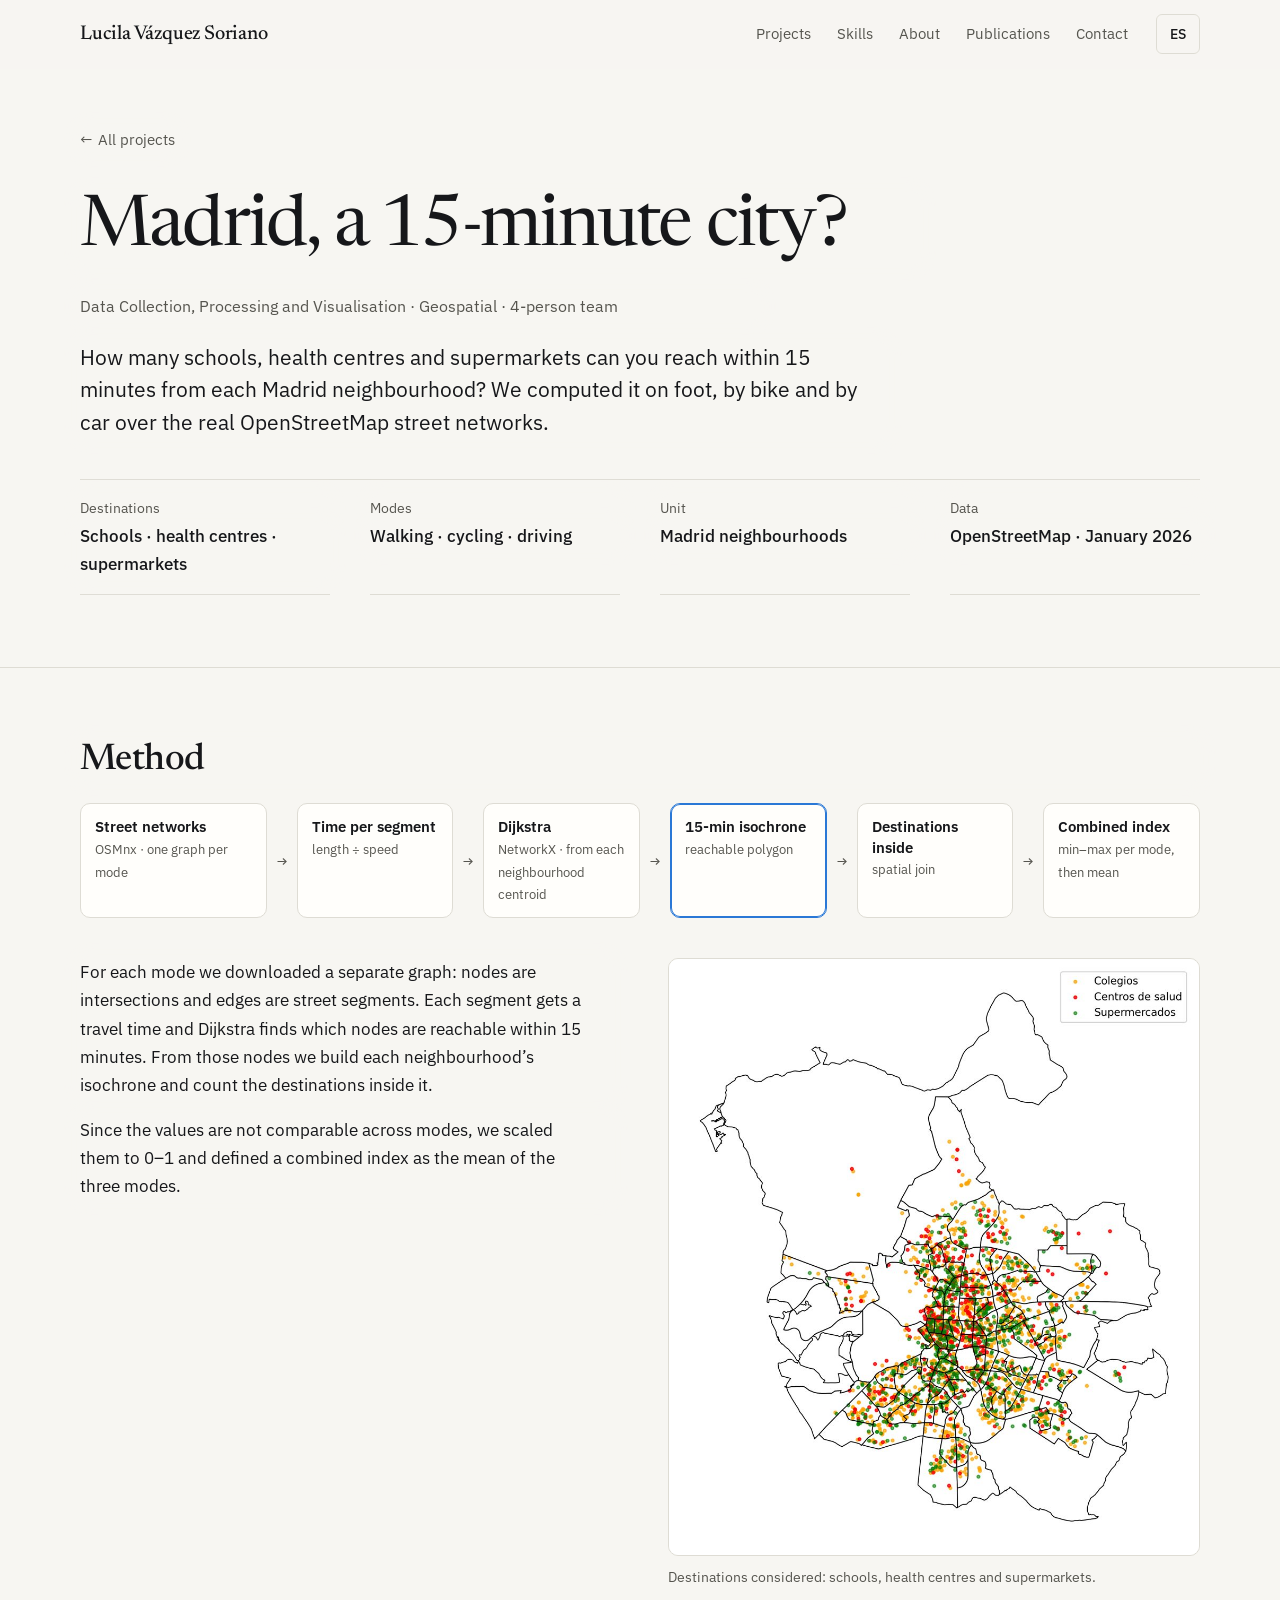
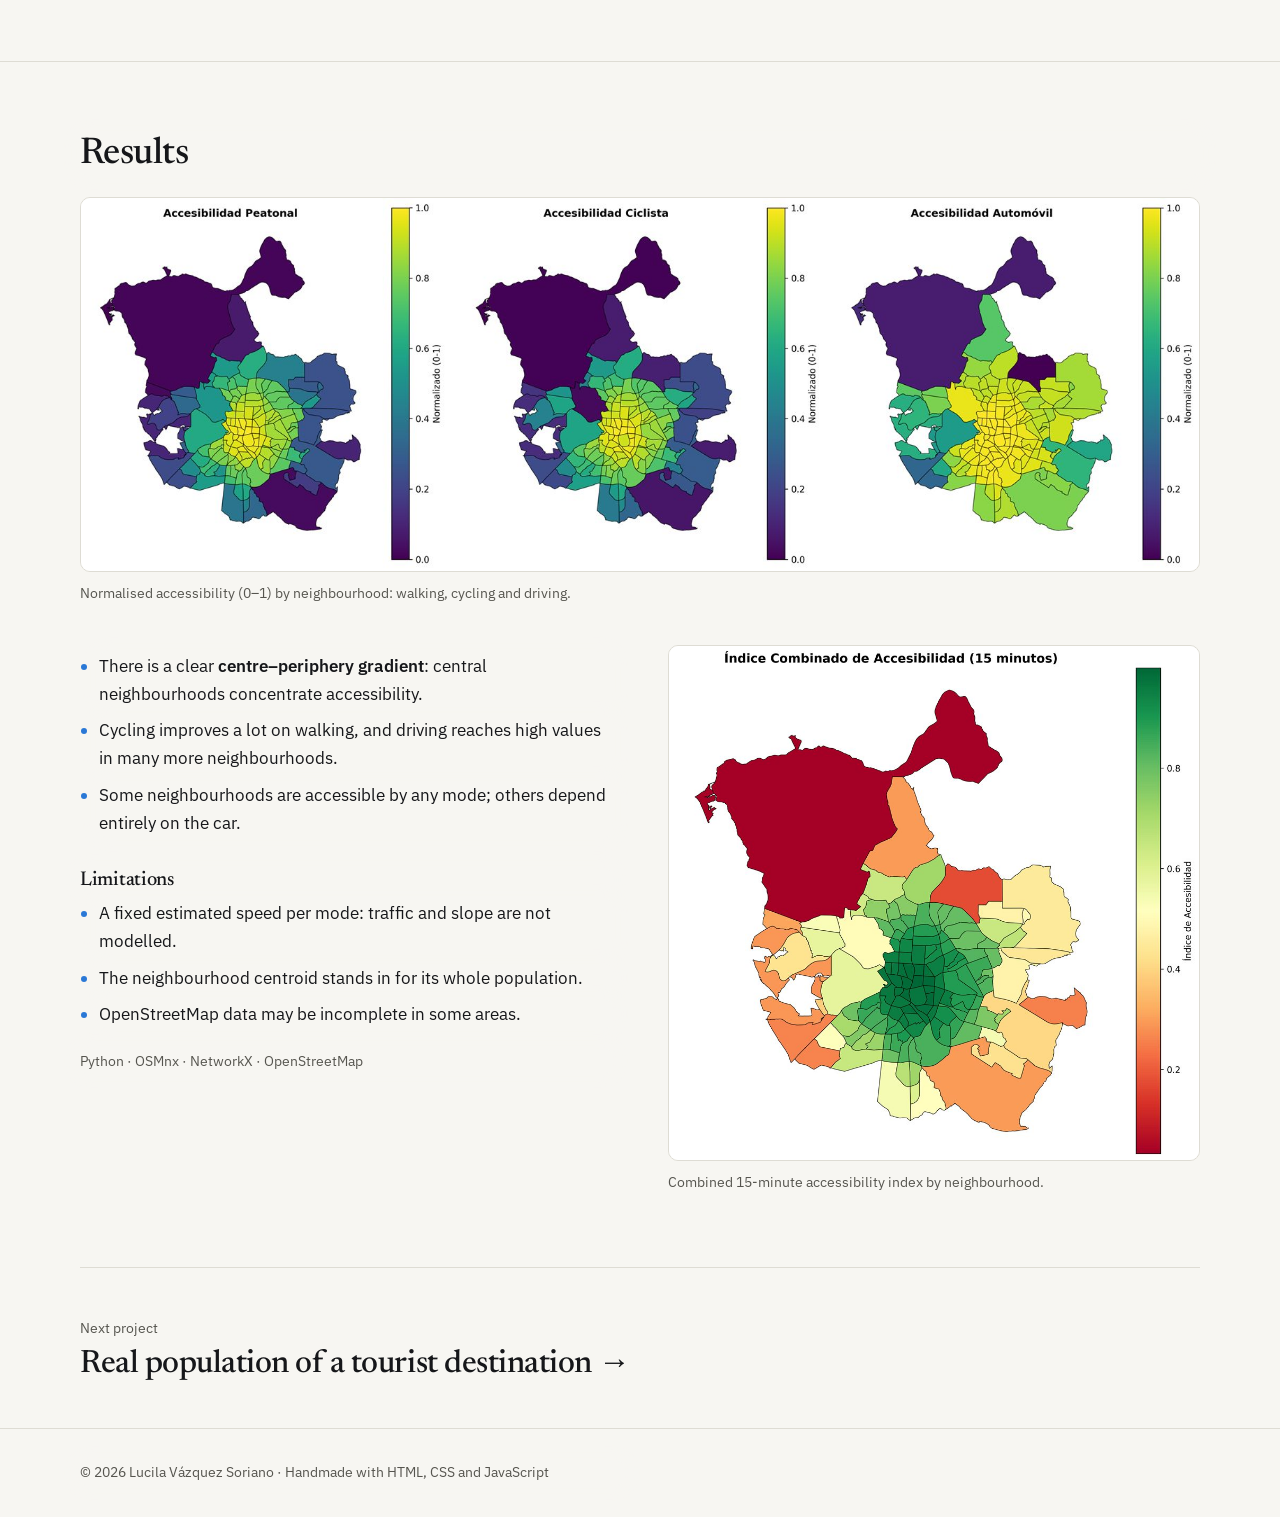
<file: proyectos/madrid-15-minutos.html>
<!doctype html>
<html lang="es">
<head>
  <meta charset="utf-8">
  <meta name="viewport" content="width=device-width, initial-scale=1">
  <title>Madrid, ¿ciudad de 15 minutos? · Lucila Vázquez Soriano</title>
  <meta name="description" content="Accesibilidad a servicios esenciales por barrio en Madrid a pie, en bici y en coche con OSMnx, NetworkX e isócronas de 15 minutos.">
  <meta name="x-title-en" content="Madrid, a 15-minute city? · Lucila Vázquez Soriano">
  <meta name="x-desc-en" content="Accessibility to essential services by neighbourhood in Madrid on foot, by bike and by car with OSMnx, NetworkX and 15-minute isochrones.">
  <link rel="canonical" href="https://lvs42.github.io/proyectos/madrid-15-minutos.html">
  <meta property="og:type" content="article">
  <meta property="og:title" content="Madrid, ¿ciudad de 15 minutos? · Lucila Vázquez Soriano">
  <meta property="og:description" content="Accesibilidad a servicios esenciales por barrio en Madrid a pie, en bici y en coche con OSMnx, NetworkX e isócronas de 15 minutos.">
  <meta property="og:url" content="https://lvs42.github.io/proyectos/madrid-15-minutos.html">
  <meta name="theme-color" content="#f7f6f2" media="(prefers-color-scheme: light)">
  <meta name="theme-color" content="#101216" media="(prefers-color-scheme: dark)">
  <link rel="icon" href="../assets/img/favicon.svg" type="image/svg+xml">
  <link rel="preconnect" href="https://fonts.googleapis.com">
  <link rel="preconnect" href="https://fonts.gstatic.com" crossorigin>
  <link href="https://fonts.googleapis.com/css2?family=IBM+Plex+Mono:wght@400;500&family=IBM+Plex+Sans:ital,wght@0,400;0,500;0,600;1,400&family=Newsreader:ital,opsz,wght@0,6..72,400;0,6..72,500;1,6..72,400&display=swap" rel="stylesheet">
  <link rel="stylesheet" href="../assets/css/styles.css">
</head>
<body class="project">
  <a class="skip" href="#main" data-i18n="skip">Saltar al contenido</a>
  <header class="nav" id="top">
    <div class="wrap nav__inner">
      <a href="../index.html" class="logo" >Lucila Vázquez Soriano</a>
      <nav aria-label="Principal">
        <button class="nav__toggle" aria-expanded="false" aria-controls="menu">
          <span class="sr-only" data-i18n="menu">Menú</span><span class="bars" aria-hidden="true"></span>
        </button>
        <ul id="menu" class="nav__menu"><li><a href="../index.html#proyectos" data-i18n="nav.projects">Proyectos</a></li><li><a href="../index.html#skills" data-i18n="nav.skills">Skills</a></li><li><a href="../index.html#sobre-mi" data-i18n="nav.about">Sobre mí</a></li><li><a href="../index.html#publicaciones" data-i18n="nav.pubs">Publicaciones</a></li><li><a href="../index.html#contacto" data-i18n="nav.contact">Contacto</a></li></ul>
      </nav>
      <button class="lang" id="lang" aria-label="Change language to English">EN</button>
    </div>
  </header>

  <main id="main">
    <section class="p-hero">
      <div class="wrap">
        <a class="crumb" href="../index.html#proyectos"><span aria-hidden="true">←</span> <span data-i18n="pp.back">Todos los proyectos</span></a>
        <h1 data-i18n="map.h1">Madrid, ¿ciudad de 15 minutos?</h1>
        <p class="meta" data-i18n="map.meta">Recolección, Procesamiento y Visualización de Datos · Geoespacial · Equipo de 4 personas</p>
        <p class="lead" data-i18n-html="map.lead">¿Cuántos colegios, centros de salud y supermercados se alcanzan en 15 minutos desde cada barrio de Madrid? Lo calculamos a pie, en bici y en coche sobre las redes viarias reales de OpenStreetMap.</p>
        
        <dl class="keyfacts"><div><dt data-i18n="map.k1">Destinos</dt><dd data-i18n-html="map.v1">Colegios · centros de salud · supermercados</dd></div><div><dt data-i18n="map.k2">Modos</dt><dd data-i18n-html="map.v2">A pie · bicicleta · coche</dd></div><div><dt data-i18n="map.k3">Unidad</dt><dd data-i18n-html="map.v3">Barrios de Madrid</dd></div><div><dt data-i18n="map.k4">Datos</dt><dd data-i18n-html="map.v4">OpenStreetMap · enero de 2026</dd></div></dl>
        
      </div>
    </section>
    <section class="p-sec" id="metodo">
      <div class="wrap">
        <h2 data-i18n="map.s1">Método</h2>
        <ol class="flow"><li><div class="step"><b data-i18n="map.fl.1">Redes viarias</b><span data-i18n="map.fl.1s">OSMnx · un grafo por modo</span></div></li><li><div class="step"><b data-i18n="map.fl.2">Tiempo por tramo</b><span data-i18n="map.fl.2s">longitud ÷ velocidad</span></div></li><li><div class="step"><b data-i18n="map.fl.3">Dijkstra</b><span data-i18n="map.fl.3s">NetworkX · desde el centroide de cada barrio</span></div></li><li><div class="step step--hi"><b data-i18n="map.fl.4">Isócrona de 15 min</b><span data-i18n="map.fl.4s">polígono alcanzable</span></div></li><li><div class="step"><b data-i18n="map.fl.5">Destinos dentro</b><span data-i18n="map.fl.5s">unión espacial</span></div></li><li><div class="step"><b data-i18n="map.fl.6">Índice combinado</b><span data-i18n="map.fl.6s">min–max por modo y media</span></div></li></ol><div class="cols" style="margin-top:40px"><div><p data-i18n="map.s1.p1">Para cada modo de transporte descargamos un grafo independiente: los nodos son cruces y las aristas, tramos de calle. Asignamos a cada tramo un tiempo de recorrido y, con Dijkstra, calculamos qué nodos se alcanzan en 15 minutos. Con ellos construimos la isócrona de cada barrio y contamos cuántos destinos caen dentro.</p><p data-i18n="map.s1.p2">Como los valores no son comparables entre modos, los normalizamos entre 0 y 1 y definimos un índice combinado como la media de los tres modos.</p></div><figure class="fig"><img src="../assets/img/p/madrid/destinos.jpg" alt="Mapa de Madrid con colegios, centros de salud y supermercados" data-i18n-alt="map.fig1.alt" width="1000" height="1123" loading="lazy" decoding="async"><figcaption data-i18n-html="map.fig1.cap">Destinos considerados: colegios, centros de salud y supermercados.</figcaption></figure></div>
      </div>
    </section>
    <section class="p-sec" id="resultados">
      <div class="wrap">
        <h2 data-i18n="map.s2">Resultados</h2>
        <figure class="fig"><img src="../assets/img/p/madrid/tres-modos.jpg" alt="Tres mapas de Madrid con la accesibilidad normalizada a pie, en bici y en coche" data-i18n-alt="map.fig2.alt" width="1600" height="533" loading="lazy" decoding="async"><figcaption data-i18n-html="map.fig2.cap">Accesibilidad normalizada (0–1) por barrio: a pie, en bicicleta y en coche.</figcaption></figure><div class="cols" style="margin-top:40px"><div><ul class="facts"><li data-i18n-html="map.s2.l.1">Hay un <strong>gradiente centro–periferia</strong> claro: los barrios centrales concentran la accesibilidad.</li><li data-i18n-html="map.s2.l.2">La bicicleta mejora mucho respecto a caminar, y el coche alcanza valores altos en muchos más barrios.</li><li data-i18n-html="map.s2.l.3">Algunos barrios son accesibles con cualquier modo; otros dependen totalmente del coche.</li></ul><h3 data-i18n="map.s2.h">Limitaciones</h3><ul class="facts"><li data-i18n-html="map.s2.m.1">Velocidad estimada fija por modo: no se modelan el tráfico ni la pendiente.</li><li data-i18n-html="map.s2.m.2">El centroide del barrio representa a toda su población.</li><li data-i18n-html="map.s2.m.3">Los datos de OpenStreetMap pueden estar incompletos en algunas zonas.</li></ul><p class="stack">Python · OSMnx · NetworkX · OpenStreetMap</p></div><figure class="fig"><img src="../assets/img/p/madrid/indice.jpg" alt="Mapa de Madrid con el índice combinado de accesibilidad por barrio" data-i18n-alt="map.fig3.alt" width="1000" height="971" loading="lazy" decoding="async"><figcaption data-i18n-html="map.fig3.cap">Índice combinado de accesibilidad en 15 minutos por barrio.</figcaption></figure></div>
      </div>
    </section>

    <div class="wrap">
      <a class="next" href="torrevieja.html"><small data-i18n="pp.next">Siguiente proyecto</small><span class="t"><span data-i18n="p4.title">Población real de un destino turístico</span> <span class="arrow" aria-hidden="true">→</span></span></a>
    </div>
  </main>

  <footer class="footer">
    <div class="wrap"><p>© 2026 Lucila Vázquez Soriano · <span data-i18n="footer">Hecha a mano con HTML, CSS y JavaScript</span></p></div>
  </footer>
  <script src="../assets/js/i18n.js" defer></script>
  <script src="../assets/js/i18n-projects.js" defer></script>
  <script src="../assets/js/main.js" defer></script>
  <script src="../assets/js/project-charts.js" defer></script>
</body>
</html>
</file>
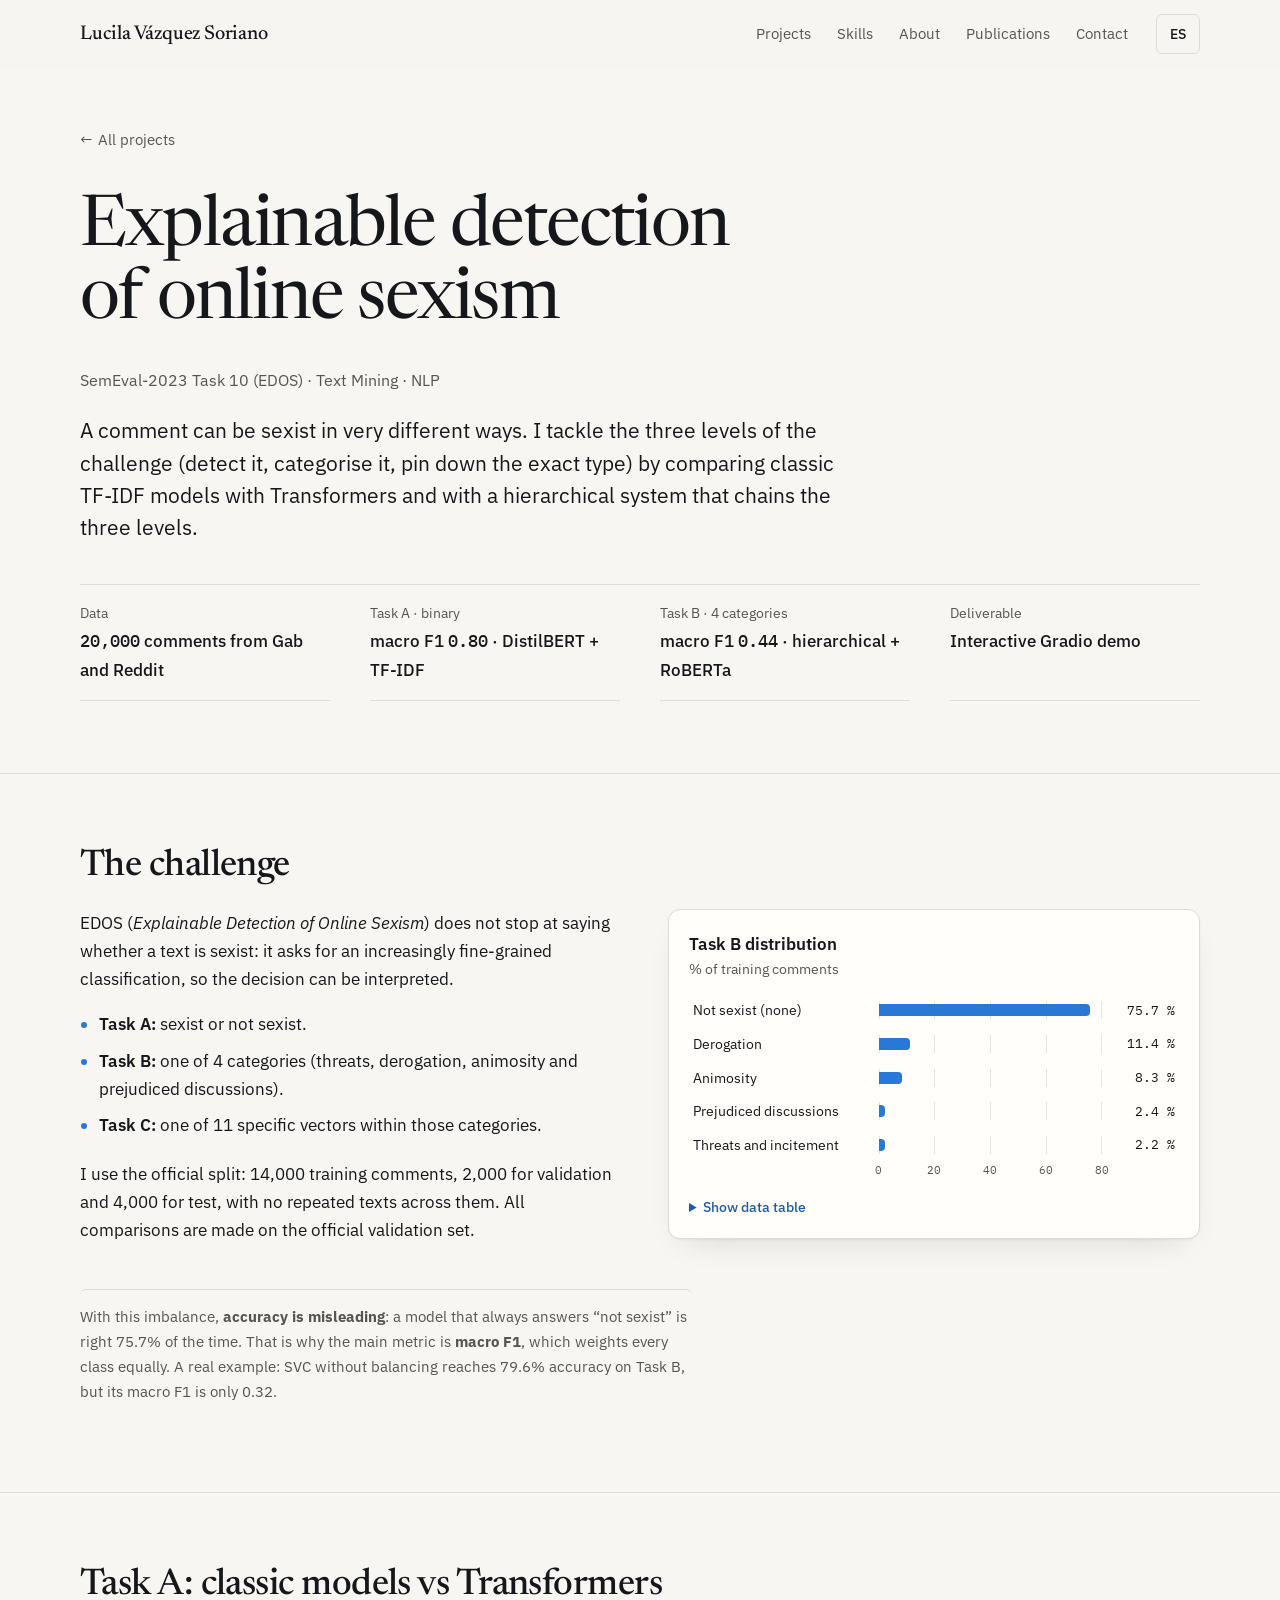
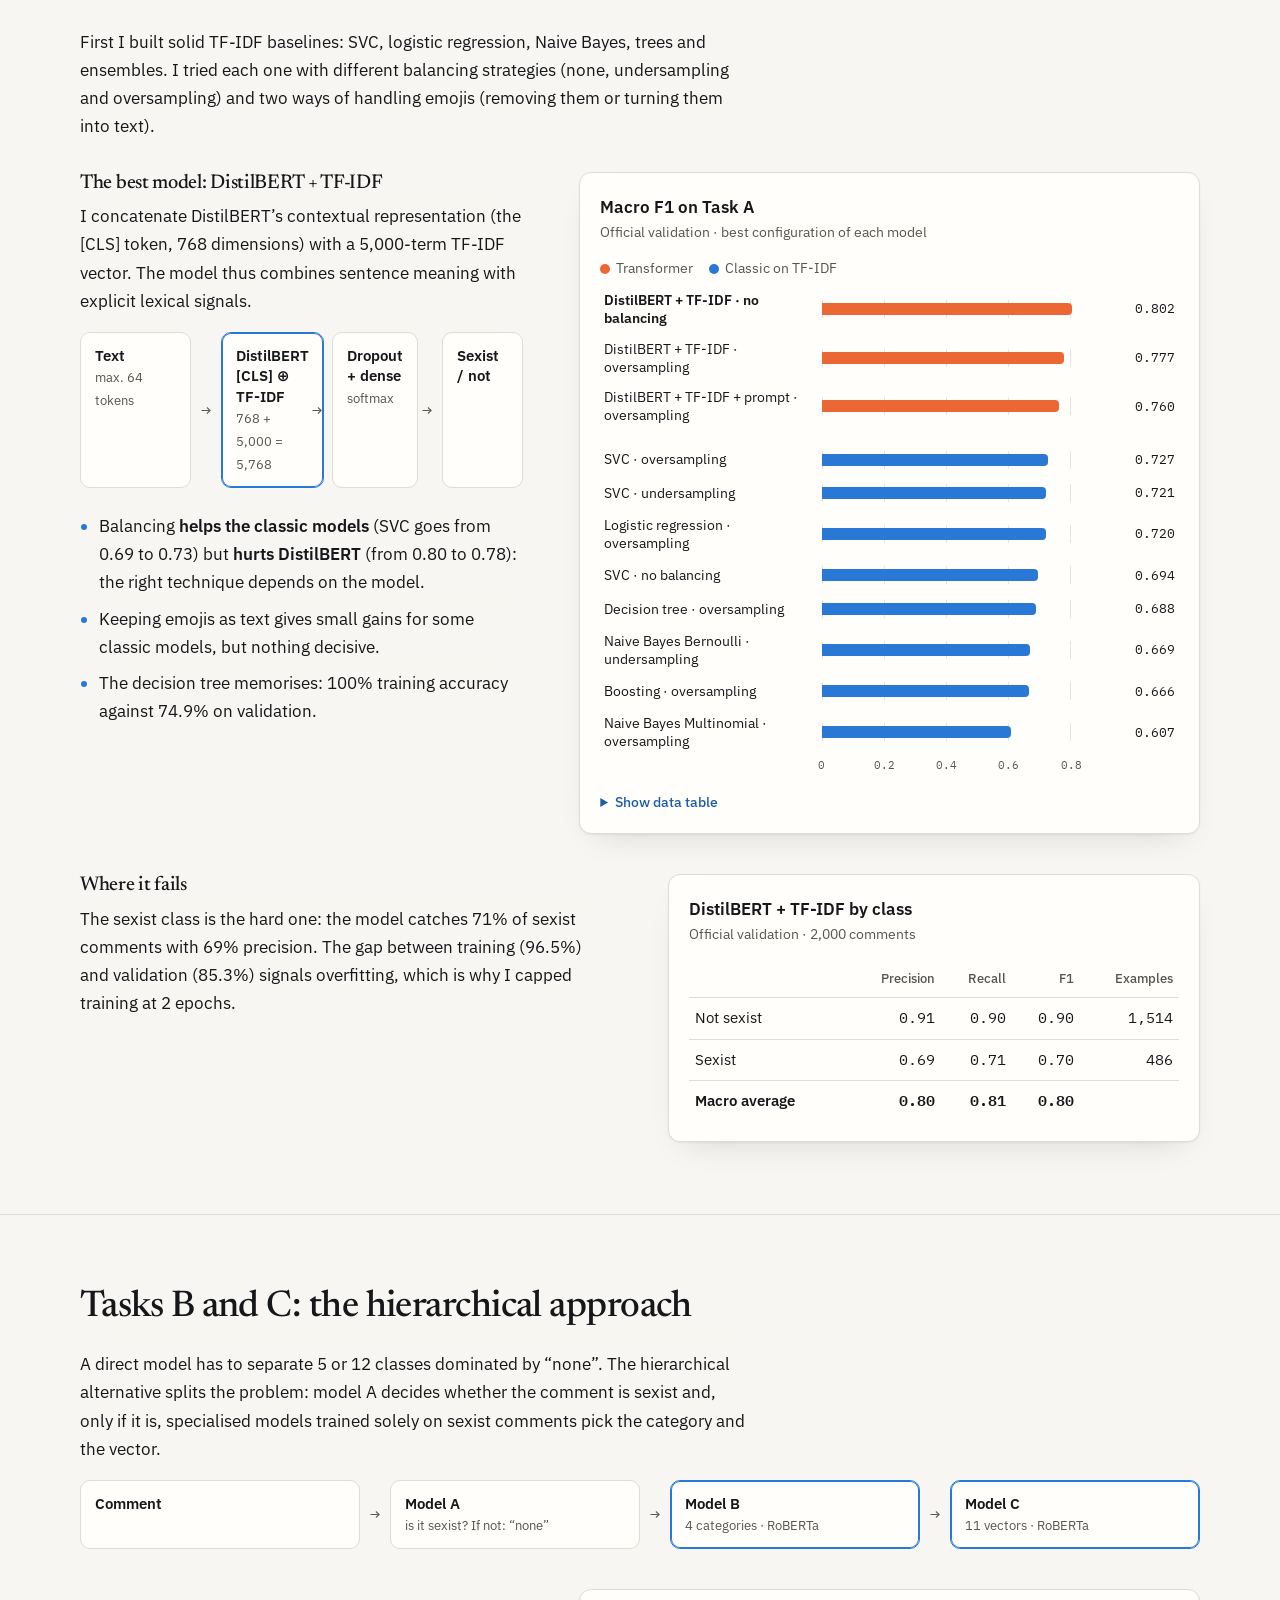
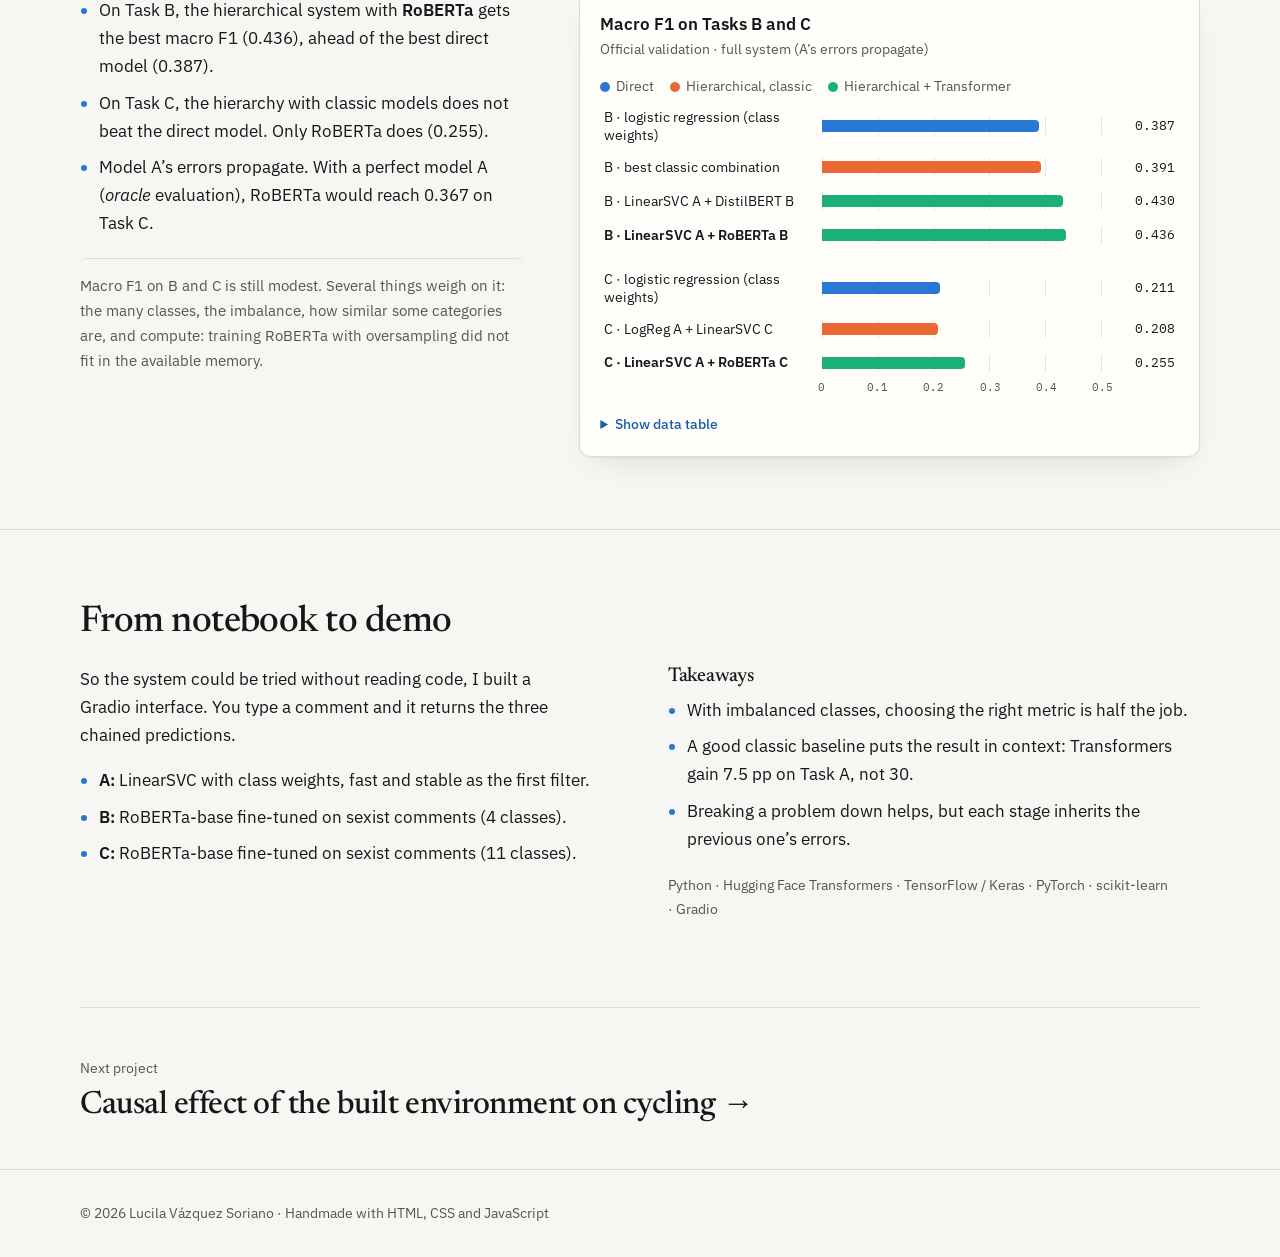
<file: proyectos/semeval.html>
<!doctype html>
<html lang="es">
<head>
  <meta charset="utf-8">
  <meta name="viewport" content="width=device-width, initial-scale=1">
  <title>Detección explicable de sexismo online · Lucila Vázquez Soriano</title>
  <meta name="description" content="SemEval-2023 Task 10: detección, categoría y vector de sexismo con TF-IDF, DistilBERT, RoBERTa y un sistema jerárquico.">
  <meta name="x-title-en" content="Explainable detection of online sexism · Lucila Vázquez Soriano">
  <meta name="x-desc-en" content="SemEval-2023 Task 10: sexism detection, category and vector with TF-IDF, DistilBERT, RoBERTa and a hierarchical system.">
  <link rel="canonical" href="https://lvs42.github.io/proyectos/semeval.html">
  <meta property="og:type" content="article">
  <meta property="og:title" content="Detección explicable de sexismo online · Lucila Vázquez Soriano">
  <meta property="og:description" content="SemEval-2023 Task 10: detección, categoría y vector de sexismo con TF-IDF, DistilBERT, RoBERTa y un sistema jerárquico.">
  <meta property="og:url" content="https://lvs42.github.io/proyectos/semeval.html">
  <meta name="theme-color" content="#f7f6f2" media="(prefers-color-scheme: light)">
  <meta name="theme-color" content="#101216" media="(prefers-color-scheme: dark)">
  <link rel="icon" href="../assets/img/favicon.svg" type="image/svg+xml">
  <link rel="preconnect" href="https://fonts.googleapis.com">
  <link rel="preconnect" href="https://fonts.gstatic.com" crossorigin>
  <link href="https://fonts.googleapis.com/css2?family=IBM+Plex+Mono:wght@400;500&family=IBM+Plex+Sans:ital,wght@0,400;0,500;0,600;1,400&family=Newsreader:ital,opsz,wght@0,6..72,400;0,6..72,500;1,6..72,400&display=swap" rel="stylesheet">
  <link rel="stylesheet" href="../assets/css/styles.css">
</head>
<body class="project">
  <a class="skip" href="#main" data-i18n="skip">Saltar al contenido</a>
  <header class="nav" id="top">
    <div class="wrap nav__inner">
      <a href="../index.html" class="logo" >Lucila Vázquez Soriano</a>
      <nav aria-label="Principal">
        <button class="nav__toggle" aria-expanded="false" aria-controls="menu">
          <span class="sr-only" data-i18n="menu">Menú</span><span class="bars" aria-hidden="true"></span>
        </button>
        <ul id="menu" class="nav__menu"><li><a href="../index.html#proyectos" data-i18n="nav.projects">Proyectos</a></li><li><a href="../index.html#skills" data-i18n="nav.skills">Skills</a></li><li><a href="../index.html#sobre-mi" data-i18n="nav.about">Sobre mí</a></li><li><a href="../index.html#publicaciones" data-i18n="nav.pubs">Publicaciones</a></li><li><a href="../index.html#contacto" data-i18n="nav.contact">Contacto</a></li></ul>
      </nav>
      <button class="lang" id="lang" aria-label="Change language to English">EN</button>
    </div>
  </header>

  <main id="main">
    <section class="p-hero">
      <div class="wrap">
        <a class="crumb" href="../index.html#proyectos"><span aria-hidden="true">←</span> <span data-i18n="pp.back">Todos los proyectos</span></a>
        <h1 data-i18n="semp.h1">Detección explicable de sexismo online</h1>
        <p class="meta" data-i18n="semp.meta">SemEval-2023 Task 10 (EDOS) · Minería de Textos · NLP</p>
        <p class="lead" data-i18n-html="semp.lead">Un comentario puede ser sexista de formas muy distintas. Abordo los tres niveles del reto —detectar, categorizar y concretar el tipo de sexismo— comparando modelos clásicos sobre TF-IDF con Transformers y con un sistema jerárquico que encadena los tres niveles.</p>
        
        <dl class="keyfacts"><div><dt data-i18n="semp.k1">Datos</dt><dd data-i18n-html="semp.v1"><span class="num">20.000</span> comentarios de Gab y Reddit</dd></div><div><dt data-i18n="semp.k2">Tarea A · binaria</dt><dd data-i18n-html="semp.v2">F1 macro <span class="num">0,80</span> · DistilBERT + TF-IDF</dd></div><div><dt data-i18n="semp.k3">Tarea B · 4 categorías</dt><dd data-i18n-html="semp.v3">F1 macro <span class="num">0,44</span> · jerárquico + RoBERTa</dd></div><div><dt data-i18n="semp.k4">Entregable</dt><dd data-i18n-html="semp.v4">Demo interactiva en Gradio</dd></div></dl>
        
      </div>
    </section>
    <section class="p-sec" id="reto">
      <div class="wrap">
        <h2 data-i18n="semp.s1">El reto</h2>
        <div class="cols"><div><p data-i18n-html="semp.s1.p1">EDOS (<em>Explainable Detection of Online Sexism</em>) no se limita a decir si un texto es sexista: pide una clasificación cada vez más fina, para que la decisión sea interpretable.</p><ul class="facts"><li data-i18n-html="semp.s1.l.1"><strong>Tarea A:</strong> sexista o no sexista.</li><li data-i18n-html="semp.s1.l.2"><strong>Tarea B:</strong> una de 4 categorías (amenazas, desprecio, animosidad y discusiones con prejuicios).</li><li data-i18n-html="semp.s1.l.3"><strong>Tarea C:</strong> uno de 11 vectores concretos dentro de esas categorías.</li></ul><p data-i18n="semp.s1.p2">Uso la partición oficial: 14.000 comentarios de entrenamiento, 2.000 de validación y 4.000 de prueba, sin textos repetidos entre ellas. Todas las comparaciones se hacen sobre la validación oficial.</p></div><figure class="viz" data-chart="{&quot;type&quot;: &quot;bar&quot;, &quot;domain&quot;: [0, 80], &quot;ticks&quot;: [0, 20, 40, 60, 80], &quot;fmt&quot;: 1, &quot;pct&quot;: true, &quot;rows&quot;: [{&quot;l&quot;: {&quot;es&quot;: &quot;Sin sexismo (none)&quot;, &quot;en&quot;: &quot;Not sexist (none)&quot;}, &quot;v&quot;: 75.73}, {&quot;l&quot;: {&quot;es&quot;: &quot;Desprecio (derogation)&quot;, &quot;en&quot;: &quot;Derogation&quot;}, &quot;v&quot;: 11.36}, {&quot;l&quot;: {&quot;es&quot;: &quot;Animosidad (animosity)&quot;, &quot;en&quot;: &quot;Animosity&quot;}, &quot;v&quot;: 8.32}, {&quot;l&quot;: {&quot;es&quot;: &quot;Discusiones con prejuicios&quot;, &quot;en&quot;: &quot;Prejudiced discussions&quot;}, &quot;v&quot;: 2.38}, {&quot;l&quot;: {&quot;es&quot;: &quot;Amenazas e incitación&quot;, &quot;en&quot;: &quot;Threats and incitement&quot;}, &quot;v&quot;: 2.21}]}"><figcaption><span class="viz__title" data-i18n="semp.c1.t">Distribución de la Tarea B</span><span class="viz__sub" data-i18n="semp.c1.s">% de los comentarios de entrenamiento</span></figcaption></figure></div><p class="note" style="margin-top:28px" data-i18n-html="semp.s1.p3">Con este desbalance, <strong>la accuracy engaña</strong>: un modelo que responde siempre «no sexista» acierta el 75,7 % de las veces. Por eso la métrica principal es el <strong>F1 macro</strong>, que da el mismo peso a cada clase. Un ejemplo real: SVC sin balanceo llega a un 79,6 % de accuracy en la Tarea B, pero su F1 macro es de solo 0,32.</p>
      </div>
    </section>
    <section class="p-sec" id="tarea-a">
      <div class="wrap">
        <h2 data-i18n="semp.s2">Tarea A: clásicos frente a Transformers</h2>
        <p data-i18n="semp.s2.p1">Primero establecí líneas base sólidas sobre TF-IDF: SVC, regresión logística, Naive Bayes, árboles y ensembles. Probé cada una con distintas estrategias de balanceo (sin balanceo, undersampling y oversampling) y dos formas de tratar los emojis (eliminarlos o pasarlos a texto).</p><div class="cols cols--wide" style="margin-top:32px"><div><h3 style="margin-top:0" data-i18n="semp.s2.h1">El mejor modelo: DistilBERT + TF-IDF</h3><p data-i18n="semp.s2.p2">Concateno la representación contextual de DistilBERT (el token [CLS], 768 dimensiones) con un vector TF-IDF de 5.000 términos. Así el modelo combina el significado de la frase con señales léxicas explícitas.</p><ol class="flow"><li><div class="step"><b data-i18n="semp.fl.1">Texto</b><span data-i18n="semp.fl.1s">máx. 64 tokens</span></div></li><li><div class="step step--hi"><b data-i18n="semp.fl.2">DistilBERT [CLS] ⊕ TF-IDF</b><span data-i18n="semp.fl.2s">768 + 5.000 = 5.768</span></div></li><li><div class="step"><b data-i18n="semp.fl.3">Dropout + densa</b><span data-i18n="semp.fl.3s">softmax</span></div></li><li><div class="step"><b data-i18n="semp.fl.4">Sexista / no</b></div></li></ol><ul class="facts" style="margin-top:24px"><li data-i18n-html="semp.s2.l.1">El balanceo <strong>ayuda a los clásicos</strong> (SVC pasa de 0,69 a 0,73) pero <strong>empeora a DistilBERT</strong> (de 0,80 a 0,78): la técnica correcta depende del modelo.</li><li data-i18n-html="semp.s2.l.2">Conservar los emojis como texto aporta mejoras pequeñas en algunos modelos clásicos, pero no decisivas.</li><li data-i18n-html="semp.s2.l.3">El árbol de decisión memoriza: 100 % de accuracy en entrenamiento frente a un 74,9 % en validación.</li></ul></div><figure class="viz" data-chart="{&quot;type&quot;: &quot;bar&quot;, &quot;domain&quot;: [0, 0.9], &quot;ticks&quot;: [0, 0.2, 0.4, 0.6, 0.8], &quot;fmt&quot;: 3, &quot;groups&quot;: {&quot;tr&quot;: {&quot;es&quot;: &quot;Transformer&quot;, &quot;en&quot;: &quot;Transformer&quot;, &quot;color&quot;: &quot;var(--s2)&quot;}, &quot;cl&quot;: {&quot;es&quot;: &quot;Clásico sobre TF-IDF&quot;, &quot;en&quot;: &quot;Classic on TF-IDF&quot;, &quot;color&quot;: &quot;var(--s1)&quot;}}, &quot;rows&quot;: [{&quot;l&quot;: {&quot;es&quot;: &quot;DistilBERT + TF-IDF · sin balanceo&quot;, &quot;en&quot;: &quot;DistilBERT + TF-IDF · no balancing&quot;}, &quot;g&quot;: &quot;tr&quot;, &quot;v&quot;: 0.8019, &quot;hi_&quot;: true}, {&quot;l&quot;: &quot;DistilBERT + TF-IDF · oversampling&quot;, &quot;g&quot;: &quot;tr&quot;, &quot;v&quot;: 0.7767}, {&quot;l&quot;: &quot;DistilBERT + TF-IDF + prompt · oversampling&quot;, &quot;g&quot;: &quot;tr&quot;, &quot;v&quot;: 0.7603}, {&quot;l&quot;: &quot;SVC · oversampling&quot;, &quot;g&quot;: &quot;cl&quot;, &quot;v&quot;: 0.727, &quot;gap&quot;: true}, {&quot;l&quot;: &quot;SVC · undersampling&quot;, &quot;g&quot;: &quot;cl&quot;, &quot;v&quot;: 0.7212}, {&quot;l&quot;: {&quot;es&quot;: &quot;Regresión logística · oversampling&quot;, &quot;en&quot;: &quot;Logistic regression · oversampling&quot;}, &quot;g&quot;: &quot;cl&quot;, &quot;v&quot;: 0.7195}, {&quot;l&quot;: {&quot;es&quot;: &quot;SVC · sin balanceo&quot;, &quot;en&quot;: &quot;SVC · no balancing&quot;}, &quot;g&quot;: &quot;cl&quot;, &quot;v&quot;: 0.6938}, {&quot;l&quot;: {&quot;es&quot;: &quot;Árbol de decisión · oversampling&quot;, &quot;en&quot;: &quot;Decision tree · oversampling&quot;}, &quot;g&quot;: &quot;cl&quot;, &quot;v&quot;: 0.6876}, {&quot;l&quot;: &quot;Naive Bayes Bernoulli · undersampling&quot;, &quot;g&quot;: &quot;cl&quot;, &quot;v&quot;: 0.6687}, {&quot;l&quot;: &quot;Boosting · oversampling&quot;, &quot;g&quot;: &quot;cl&quot;, &quot;v&quot;: 0.6664}, {&quot;l&quot;: &quot;Naive Bayes Multinomial · oversampling&quot;, &quot;g&quot;: &quot;cl&quot;, &quot;v&quot;: 0.6072}]}"><figcaption><span class="viz__title" data-i18n="semp.c2.t">F1 macro en la Tarea A</span><span class="viz__sub" data-i18n="semp.c2.s">Validación oficial · mejor configuración de cada modelo</span></figcaption></figure></div><div class="cols" style="margin-top:40px"><div><h3 style="margin-top:0" data-i18n="semp.s2.h2">Dónde falla</h3><p data-i18n="semp.s2.p3">La clase sexista es la difícil: el modelo detecta el 71 % de los comentarios sexistas con una precisión del 69 %. La brecha entre entrenamiento (96,5 %) y validación (85,3 %) indica sobreajuste, por lo que limité el entrenamiento a 2 épocas.</p></div><div><figure class="viz"><figcaption><span class="viz__title" data-i18n="semp.ta.t">DistilBERT + TF-IDF por clase</span><span class="viz__sub" data-i18n="semp.ta.s">Validación oficial · 2.000 comentarios</span></figcaption><table class="tbl"><thead><tr><th></th><th data-i18n="semp.ta.h1">Precisión</th><th data-i18n="semp.ta.h2">Recall</th><th>F1</th><th data-i18n="semp.ta.h3">Ejemplos</th></tr></thead><tbody><tr><td data-i18n="semp.ta.r1">No sexista</td><td class="num" data-num="0.91" data-dec="2">0,91</td><td class="num" data-num="0.90" data-dec="2">0,9</td><td class="num" data-num="0.90" data-dec="2">0,9</td><td class="num" data-num="1514" data-dec="0">1.514</td></tr><tr><td data-i18n="semp.ta.r2">Sexista</td><td class="num" data-num="0.69" data-dec="2">0,69</td><td class="num" data-num="0.71" data-dec="2">0,71</td><td class="num" data-num="0.70" data-dec="2">0,7</td><td class="num" data-num="486" data-dec="0">486</td></tr></tbody><tfoot><tr><td data-i18n="semp.ta.r3">Media macro</td><td class="num" data-num="0.80" data-dec="2">0,80</td><td class="num" data-num="0.81" data-dec="2">0,81</td><td class="num" data-num="0.80" data-dec="2">0,80</td><td></td></tr></tfoot></table></figure></div></div>
      </div>
    </section>
    <section class="p-sec" id="jerarquico">
      <div class="wrap">
        <h2 data-i18n="semp.s3">Tareas B y C: el enfoque jerárquico</h2>
        <p data-i18n="semp.s3.p1">Un modelo directo tiene que separar 5 o 12 clases dominadas por «none». La alternativa jerárquica divide el problema: el modelo A decide si el comentario es sexista y, solo si lo es, modelos especializados entrenados únicamente con comentarios sexistas eligen la categoría y el vector.</p><ol class="flow"><li><div class="step"><b data-i18n="semp.fl2.1">Comentario</b></div></li><li><div class="step"><b data-i18n="semp.fl2.2">Modelo A</b><span data-i18n="semp.fl2.2s">¿es sexista? Si no: «none»</span></div></li><li><div class="step step--hi"><b data-i18n="semp.fl2.3">Modelo B</b><span data-i18n="semp.fl2.3s">4 categorías · RoBERTa</span></div></li><li><div class="step step--hi"><b data-i18n="semp.fl2.4">Modelo C</b><span data-i18n="semp.fl2.4s">11 vectores · RoBERTa</span></div></li></ol><div class="cols cols--wide" style="margin-top:40px"><div><ul class="facts"><li data-i18n-html="semp.s3.l.1">En la Tarea B, el sistema jerárquico con <strong>RoBERTa</strong> logra el mejor F1 macro (0,436), por delante del mejor modelo directo (0,387).</li><li data-i18n-html="semp.s3.l.2">En la Tarea C, la jerarquía con modelos clásicos no supera al directo. Solo RoBERTa lo consigue (0,255).</li><li data-i18n-html="semp.s3.l.3">Los errores del modelo A se propagan. Con un modelo A perfecto (evaluación <em>oracle</em>), RoBERTa llegaría a 0,367 en la Tarea C.</li></ul><p class="note" data-i18n-html="semp.s3.p2">Los F1 macro de B y C siguen siendo modestos. Influyen las muchas clases, el desbalance, lo parecidas que son algunas categorías y los recursos de cómputo: entrenar RoBERTa con oversampling no cabía en la memoria disponible.</p></div><figure class="viz" data-chart="{&quot;type&quot;: &quot;bar&quot;, &quot;domain&quot;: [0, 0.5], &quot;ticks&quot;: [0, 0.1, 0.2, 0.3, 0.4, 0.5], &quot;fmt&quot;: 3, &quot;groups&quot;: {&quot;d&quot;: {&quot;es&quot;: &quot;Directo&quot;, &quot;en&quot;: &quot;Direct&quot;, &quot;color&quot;: &quot;var(--s1)&quot;}, &quot;hc&quot;: {&quot;es&quot;: &quot;Jerárquico clásico&quot;, &quot;en&quot;: &quot;Hierarchical, classic&quot;, &quot;color&quot;: &quot;var(--s2)&quot;}, &quot;ht&quot;: {&quot;es&quot;: &quot;Jerárquico + Transformer&quot;, &quot;en&quot;: &quot;Hierarchical + Transformer&quot;, &quot;color&quot;: &quot;var(--s3)&quot;}}, &quot;rows&quot;: [{&quot;l&quot;: {&quot;es&quot;: &quot;B · regresión logística (pesos de clase)&quot;, &quot;en&quot;: &quot;B · logistic regression (class weights)&quot;}, &quot;g&quot;: &quot;d&quot;, &quot;v&quot;: 0.3865}, {&quot;l&quot;: {&quot;es&quot;: &quot;B · mejor combinación clásica&quot;, &quot;en&quot;: &quot;B · best classic combination&quot;}, &quot;g&quot;: &quot;hc&quot;, &quot;v&quot;: 0.3909}, {&quot;l&quot;: &quot;B · LinearSVC A + DistilBERT B&quot;, &quot;g&quot;: &quot;ht&quot;, &quot;v&quot;: 0.4302}, {&quot;l&quot;: &quot;B · LinearSVC A + RoBERTa B&quot;, &quot;g&quot;: &quot;ht&quot;, &quot;v&quot;: 0.4362, &quot;hi_&quot;: true}, {&quot;l&quot;: {&quot;es&quot;: &quot;C · regresión logística (pesos de clase)&quot;, &quot;en&quot;: &quot;C · logistic regression (class weights)&quot;}, &quot;g&quot;: &quot;d&quot;, &quot;v&quot;: 0.2106, &quot;gap&quot;: true}, {&quot;l&quot;: &quot;C · LogReg A + LinearSVC C&quot;, &quot;g&quot;: &quot;hc&quot;, &quot;v&quot;: 0.2077}, {&quot;l&quot;: &quot;C · LinearSVC A + RoBERTa C&quot;, &quot;g&quot;: &quot;ht&quot;, &quot;v&quot;: 0.255, &quot;hi_&quot;: true}]}"><figcaption><span class="viz__title" data-i18n="semp.c3.t">F1 macro en las Tareas B y C</span><span class="viz__sub" data-i18n="semp.c3.s">Validación oficial · sistema completo (los errores de A se propagan)</span></figcaption></figure></div>
      </div>
    </section>
    <section class="p-sec" id="demo">
      <div class="wrap">
        <h2 data-i18n="semp.s4">Del cuaderno a una demo</h2>
        <div class="cols"><div><p data-i18n="semp.s4.p1">Para que el sistema se pudiera probar sin leer código, monté una interfaz en Gradio. Escribes un comentario y devuelve las tres predicciones encadenadas.</p><ul class="facts"><li data-i18n-html="semp.s4.l.1"><strong>A:</strong> LinearSVC con pesos de clase, rápido y estable como primer filtro.</li><li data-i18n-html="semp.s4.l.2"><strong>B:</strong> RoBERTa-base ajustado con los comentarios sexistas (4 clases).</li><li data-i18n-html="semp.s4.l.3"><strong>C:</strong> RoBERTa-base ajustado con los comentarios sexistas (11 clases).</li></ul></div><div><h3 style="margin-top:0" data-i18n="semp.s4.h">Qué me llevo</h3><ul class="facts"><li data-i18n-html="semp.s4.m.1">Con clases desbalanceadas, elegir bien la métrica es la mitad del trabajo.</li><li data-i18n-html="semp.s4.m.2">Una buena línea base clásica sitúa el resultado: los Transformers ganan 7,5 pp en la Tarea A, no 30.</li><li data-i18n-html="semp.s4.m.3">Descomponer un problema ayuda, pero cada etapa hereda los errores de la anterior.</li></ul><p class="stack">Python · Hugging Face Transformers · TensorFlow / Keras · PyTorch · scikit-learn · Gradio</p></div></div>
      </div>
    </section>

    <div class="wrap">
      <a class="next" href="causal-londres.html"><small data-i18n="pp.next">Siguiente proyecto</small><span class="t"><span data-i18n="p2.title">Efecto causal del entorno urbano en el uso de la bici</span> <span class="arrow" aria-hidden="true">→</span></span></a>
    </div>
  </main>

  <footer class="footer">
    <div class="wrap"><p>© 2026 Lucila Vázquez Soriano · <span data-i18n="footer">Hecha a mano con HTML, CSS y JavaScript</span></p></div>
  </footer>
  <script src="../assets/js/i18n.js" defer></script>
  <script src="../assets/js/i18n-projects.js" defer></script>
  <script src="../assets/js/main.js" defer></script>
  <script src="../assets/js/project-charts.js" defer></script>
</body>
</html>
</file>
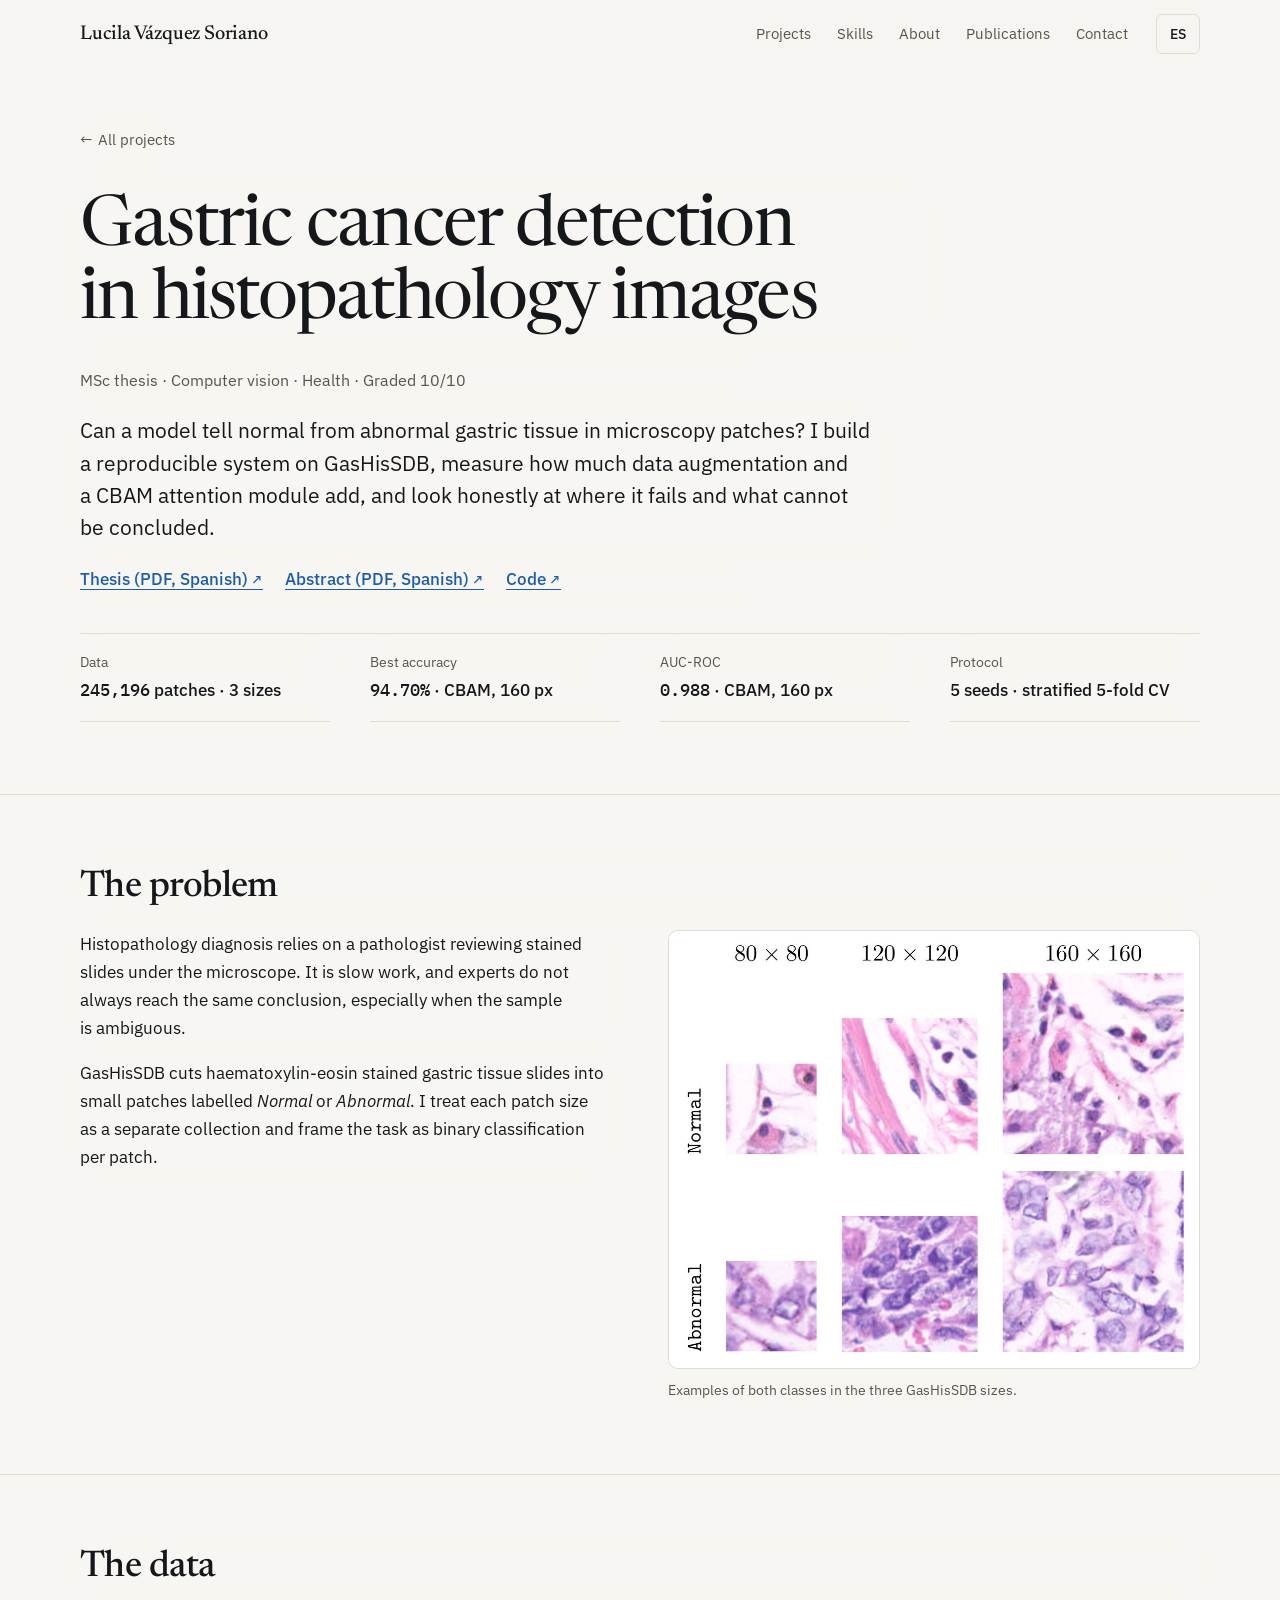
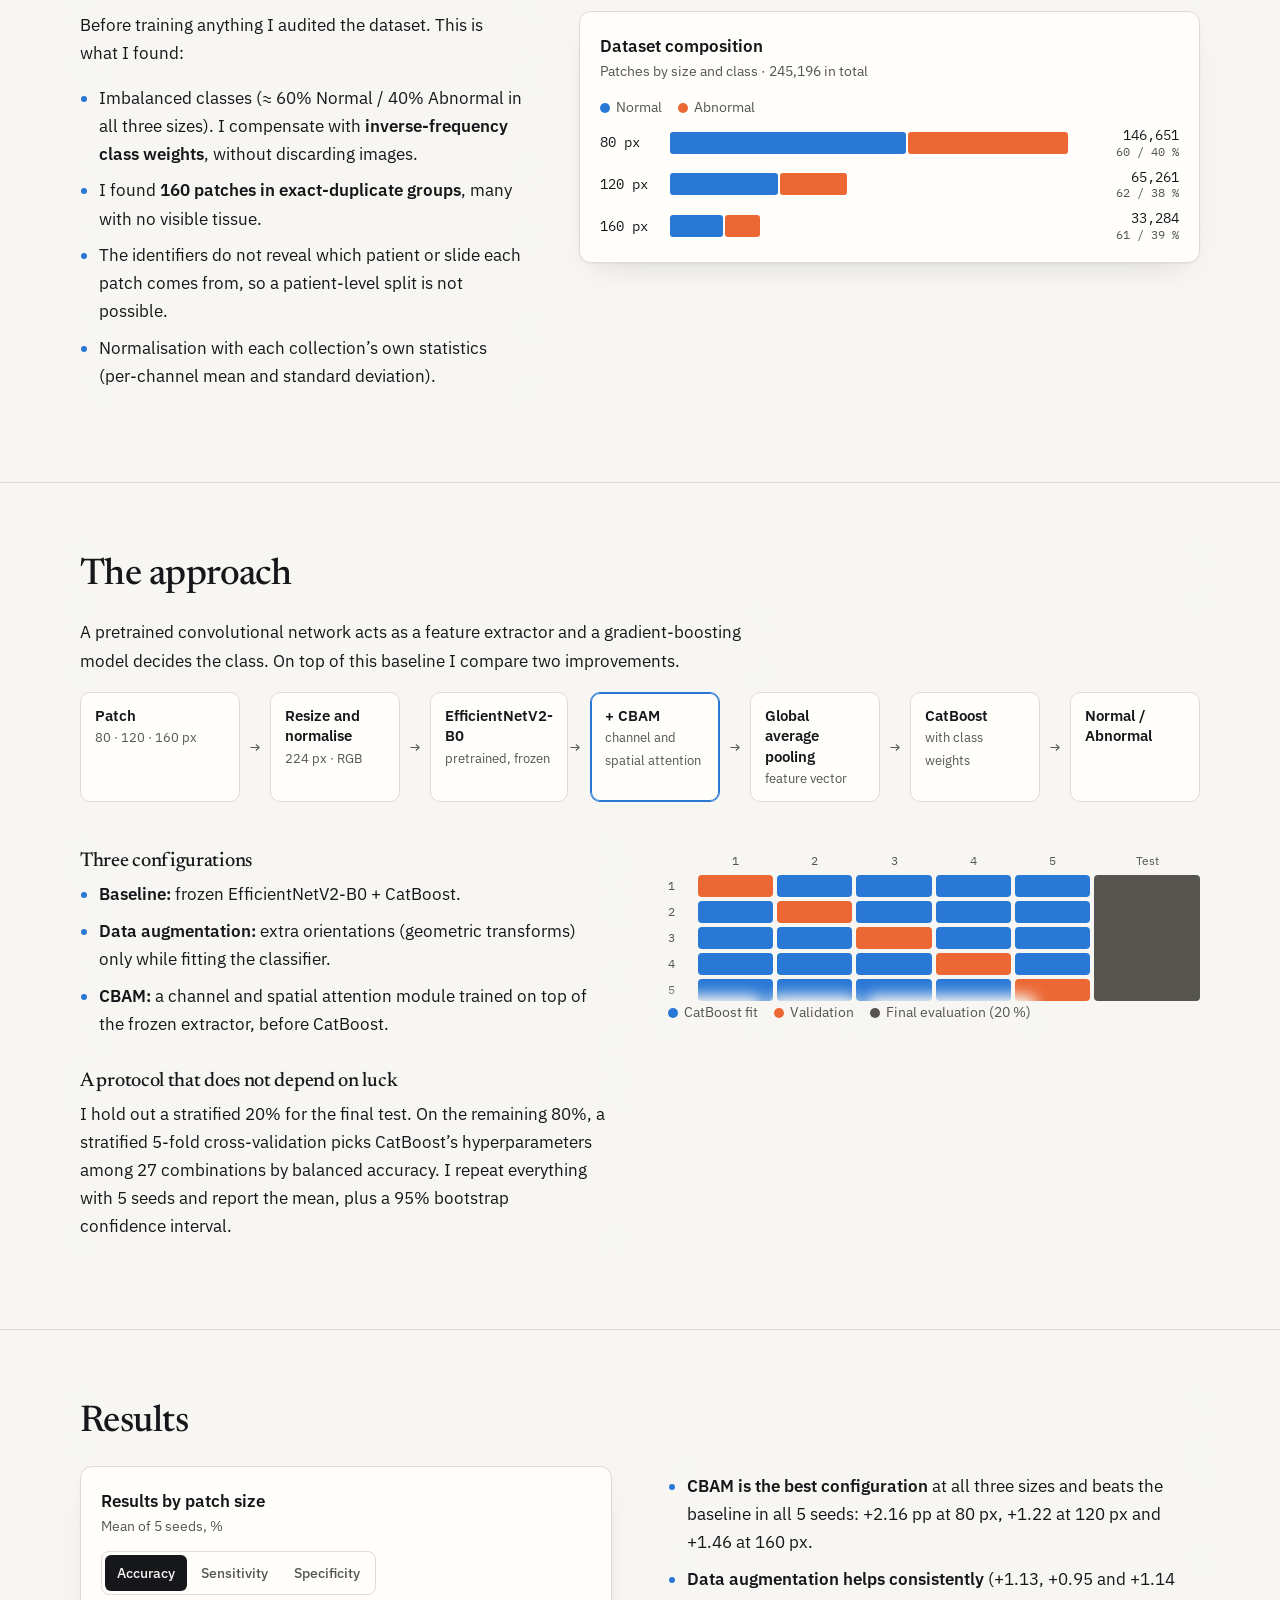
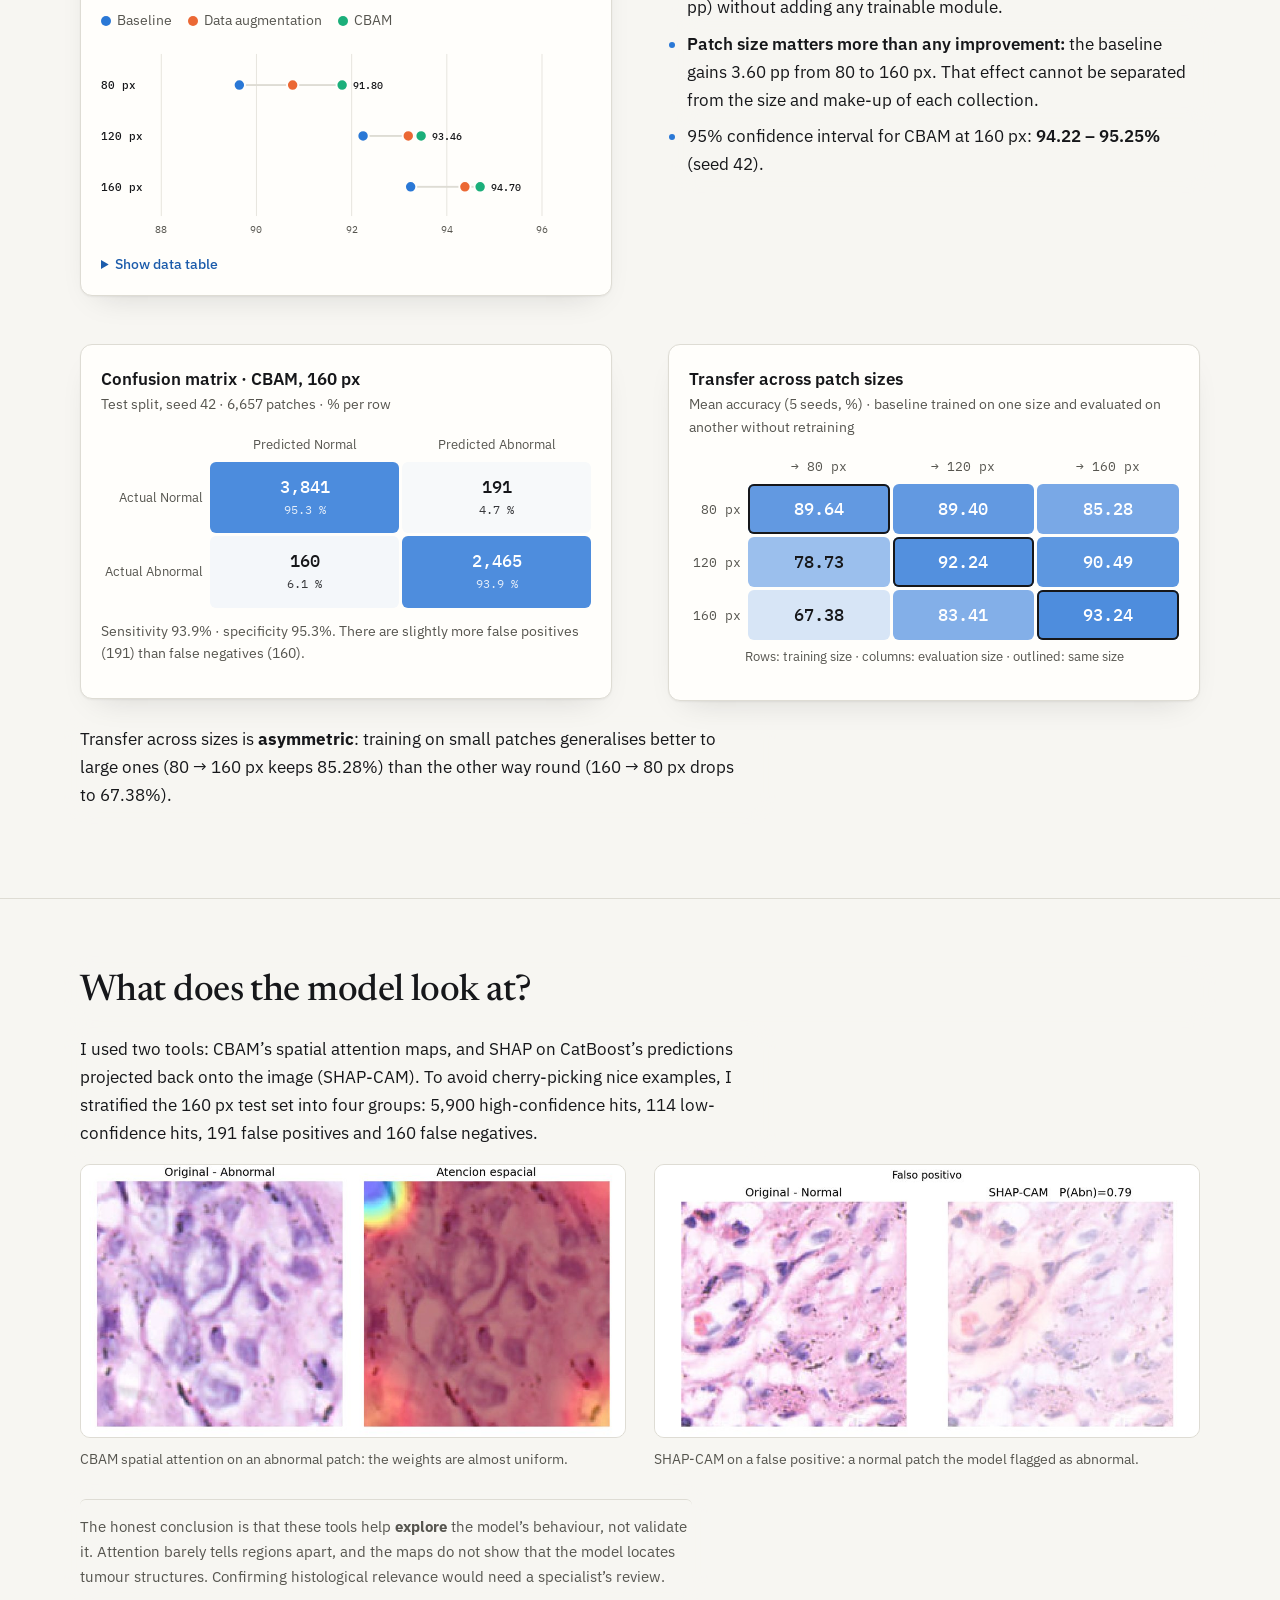
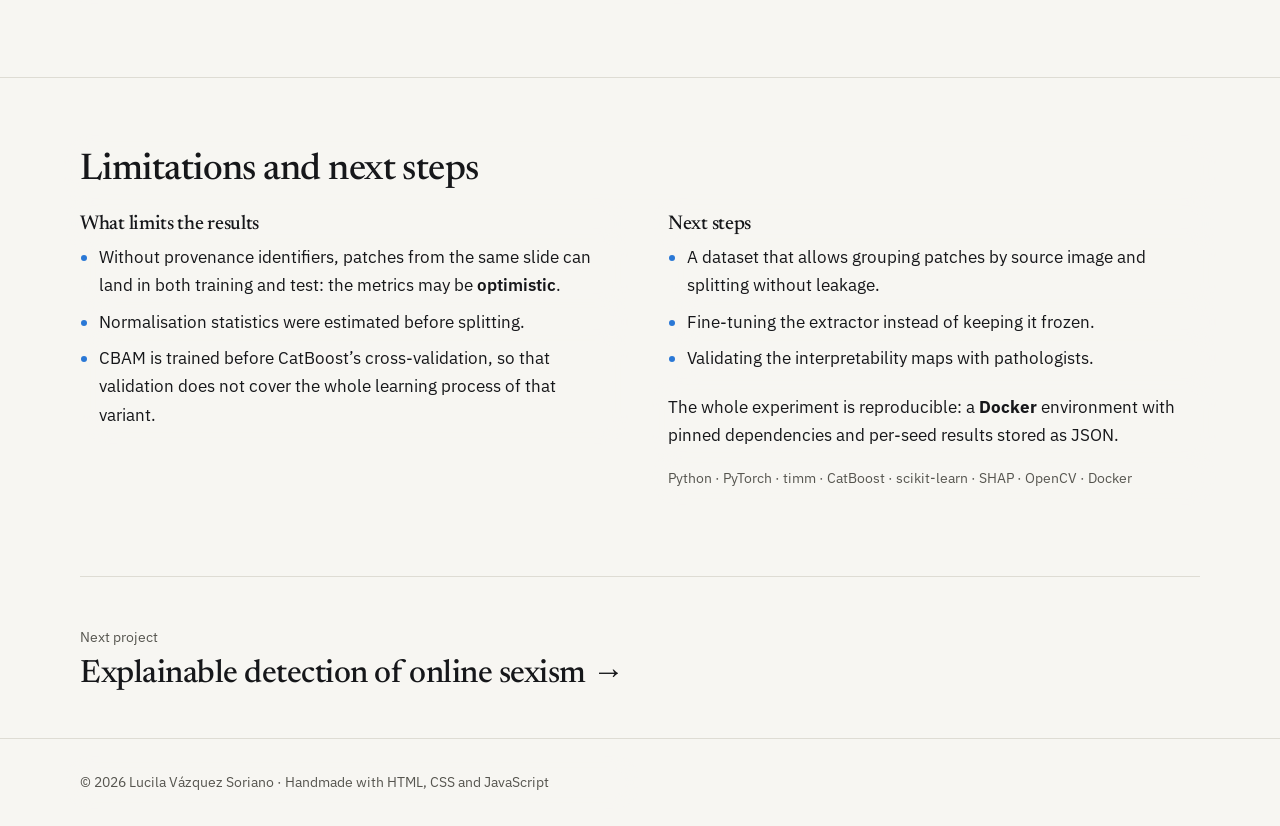
<file: proyectos/tfm.html>
<!doctype html>
<html lang="es">
<head>
  <meta charset="utf-8">
  <meta name="viewport" content="width=device-width, initial-scale=1">
  <title>Detección de cáncer gástrico · Lucila Vázquez Soriano</title>
  <meta name="description" content="TFM de Lucila Vázquez Soriano: clasificación de imágenes histopatológicas de cáncer gástrico con EfficientNetV2, CatBoost y atención CBAM.">
  <meta name="x-title-en" content="Gastric cancer detection · Lucila Vázquez Soriano">
  <meta name="x-desc-en" content="Lucila Vázquez Soriano’s MSc thesis: gastric cancer histopathology classification with EfficientNetV2, CatBoost and CBAM attention.">
  <link rel="canonical" href="https://lvs42.github.io/proyectos/tfm.html">
  <meta property="og:type" content="article">
  <meta property="og:title" content="Detección de cáncer gástrico · Lucila Vázquez Soriano">
  <meta property="og:description" content="TFM de Lucila Vázquez Soriano: clasificación de imágenes histopatológicas de cáncer gástrico con EfficientNetV2, CatBoost y atención CBAM.">
  <meta property="og:url" content="https://lvs42.github.io/proyectos/tfm.html">
  <meta name="theme-color" content="#f7f6f2" media="(prefers-color-scheme: light)">
  <meta name="theme-color" content="#101216" media="(prefers-color-scheme: dark)">
  <link rel="icon" href="../assets/img/favicon.svg" type="image/svg+xml">
  <link rel="preconnect" href="https://fonts.googleapis.com">
  <link rel="preconnect" href="https://fonts.gstatic.com" crossorigin>
  <link href="https://fonts.googleapis.com/css2?family=IBM+Plex+Mono:wght@400;500&family=IBM+Plex+Sans:ital,wght@0,400;0,500;0,600;1,400&family=Newsreader:ital,opsz,wght@0,6..72,400;0,6..72,500;1,6..72,400&display=swap" rel="stylesheet">
  <link rel="stylesheet" href="../assets/css/styles.css">
</head>
<body class="project">
  <a class="skip" href="#main" data-i18n="skip">Saltar al contenido</a>
  <header class="nav" id="top">
    <div class="wrap nav__inner">
      <a href="../index.html" class="logo" >Lucila Vázquez Soriano</a>
      <nav aria-label="Principal">
        <button class="nav__toggle" aria-expanded="false" aria-controls="menu">
          <span class="sr-only" data-i18n="menu">Menú</span><span class="bars" aria-hidden="true"></span>
        </button>
        <ul id="menu" class="nav__menu"><li><a href="../index.html#proyectos" data-i18n="nav.projects">Proyectos</a></li><li><a href="../index.html#skills" data-i18n="nav.skills">Skills</a></li><li><a href="../index.html#sobre-mi" data-i18n="nav.about">Sobre mí</a></li><li><a href="../index.html#publicaciones" data-i18n="nav.pubs">Publicaciones</a></li><li><a href="../index.html#contacto" data-i18n="nav.contact">Contacto</a></li></ul>
      </nav>
      <button class="lang" id="lang" aria-label="Change language to English">EN</button>
    </div>
  </header>

  <main id="main">
    <section class="p-hero">
      <div class="wrap">
        <a class="crumb" href="../index.html#proyectos"><span aria-hidden="true">←</span> <span data-i18n="pp.back">Todos los proyectos</span></a>
        <h1 data-i18n="tfmp.h1">Detección de cáncer gástrico en imágenes histopatológicas</h1>
        <p class="meta" data-i18n="tfmp.meta">Trabajo Fin de Máster · Visión por computador · Salud · Calificación 10/10</p>
        <p class="lead" data-i18n-html="tfmp.lead">¿Puede un modelo distinguir tejido gástrico normal de anormal en parches de microscopía? Construyo un sistema reproducible sobre GasHisSDB, mido cuánto aportan el aumento de datos y un módulo de atención CBAM, y analizo con honestidad dónde falla y qué no se puede concluir.</p>
        <p class="links"><a href="../assets/docs/TFM_Lucila_Vazquez_Soriano_Final.pdf" target="_blank" data-i18n="tfmp.l1">Memoria (PDF)</a><a href="../assets/docs/Resumen_TFM_Lucila_Vazquez_Soriano.pdf" target="_blank" data-i18n="tfmp.l2">Resumen (PDF)</a><a href="https://github.com/lvs42/GastricCancer" target="_blank" rel="noopener" data-i18n="tfmp.l3">Código</a></p>
        <dl class="keyfacts"><div><dt data-i18n="tfmp.k1">Datos</dt><dd data-i18n-html="tfmp.v1"><span class="num">245.196</span> parches · 3 tamaños</dd></div><div><dt data-i18n="tfmp.k2">Mejor accuracy</dt><dd data-i18n-html="tfmp.v2"><span class="num">94,70 %</span> · CBAM, 160 px</dd></div><div><dt data-i18n="tfmp.k3">AUC-ROC</dt><dd data-i18n-html="tfmp.v3"><span class="num">0,988</span> · CBAM, 160 px</dd></div><div><dt data-i18n="tfmp.k4">Protocolo</dt><dd data-i18n-html="tfmp.v4">5 semillas · CV estratificada de 5 pliegues</dd></div></dl>
        
      </div>
    </section>
    <section class="p-sec" id="problema">
      <div class="wrap">
        <h2 data-i18n="tfmp.s1">El problema</h2>
        <div class="cols"><div><p data-i18n="tfmp.s1.p1">El diagnóstico histopatológico depende de que un patólogo revise láminas teñidas al microscopio. Es un trabajo lento y no siempre se llega a la misma conclusión diagnóstica, sobre todo cuando la muestra es ambigua.</p><p data-i18n-html="tfmp.s1.p2">GasHisSDB divide láminas de tejido gástrico teñidas con hematoxilina-eosina en parches pequeños etiquetados como <em>Normal</em> o <em>Anormal</em>. Trato cada tamaño de parche como una colección independiente y planteo una clasificación binaria por parche.</p></div><figure class="fig"><img src="../assets/img/p/tfm/tamanos.jpg" alt="Parches normales y anormales de 80, 120 y 160 píxeles" data-i18n-alt="tfmp.fig1.alt" width="1046" height="863" loading="lazy" decoding="async"><figcaption data-i18n-html="tfmp.fig1.cap">Ejemplos de las dos clases en los tres tamaños de GasHisSDB.</figcaption></figure></div>
      </div>
    </section>
    <section class="p-sec" id="datos">
      <div class="wrap">
        <h2 data-i18n="tfmp.s2">Los datos</h2>
        <div class="cols cols--wide"><div><p data-i18n="tfmp.s2.p1">Antes de entrenar nada, revisé el conjunto de datos a fondo. Esto fue lo que encontré:</p><ul class="facts"><li data-i18n-html="tfmp.s2.l.1">Clases desbalanceadas (≈ 60 % Normal / 40 % Anormal en los tres tamaños). Lo compenso con <strong>pesos de clase inversos a la frecuencia</strong>, sin descartar imágenes.</li><li data-i18n-html="tfmp.s2.l.2">Detecté <strong>160 parches en grupos de duplicados exactos</strong>, muchos sin tejido visible.</li><li data-i18n-html="tfmp.s2.l.3">Los identificadores no permiten saber de qué paciente o lámina sale cada parche, así que no se puede hacer una partición por paciente.</li><li data-i18n-html="tfmp.s2.l.4">Normalización con estadísticas propias de cada colección (media y desviación por canal).</li></ul></div><figure class="viz"><figcaption><span class="viz__title" data-i18n="tfmp.comp.t">Composición del conjunto de datos</span><span class="viz__sub" data-i18n="tfmp.comp.s">Parches por tamaño y clase · 245.196 en total</span></figcaption><ul class="legend" aria-hidden="true"><li><i style="background:var(--s1)"></i><span data-i18n="tfmp.normal">Normal</span></li><li><i style="background:var(--s2)"></i><span data-i18n="tfmp.abnormal">Anormal</span></li></ul><div class="stk"><div class="stk__row"><span class="num">80 px</span><span class="stk__bar" style="width:100.0%" role="img" aria-label="80 px: 87500 Normal, 59151 Abnormal"><span style="flex:87500;background:var(--s1)"></span><span style="flex:59151;background:var(--s2)"></span></span><span class="stk__val num"><span data-num="146651" data-dec="0">146.651</span><small>60 / 40 %</small></span></div><div class="stk__row"><span class="num">120 px</span><span class="stk__bar" style="width:44.5%" role="img" aria-label="120 px: 40460 Normal, 24801 Abnormal"><span style="flex:40460;background:var(--s1)"></span><span style="flex:24801;background:var(--s2)"></span></span><span class="stk__val num"><span data-num="65261" data-dec="0">65.261</span><small>62 / 38 %</small></span></div><div class="stk__row"><span class="num">160 px</span><span class="stk__bar" style="width:22.7%" role="img" aria-label="160 px: 20160 Normal, 13124 Abnormal"><span style="flex:20160;background:var(--s1)"></span><span style="flex:13124;background:var(--s2)"></span></span><span class="stk__val num"><span data-num="33284" data-dec="0">33.284</span><small>61 / 39 %</small></span></div></div></figure></div>
      </div>
    </section>
    <section class="p-sec" id="enfoque">
      <div class="wrap">
        <h2 data-i18n="tfmp.s3">El enfoque</h2>
        <p data-i18n-html="tfmp.s3.p1">Una red convolucional preentrenada actúa como extractor de características y un modelo de <em>gradient boosting</em> decide la clase. Sobre esta referencia comparo dos mejoras.</p><ol class="flow"><li><div class="step"><b data-i18n="tfmp.fl.1">Parche</b><span data-i18n="tfmp.fl.1s">80 · 120 · 160 px</span></div></li><li><div class="step"><b data-i18n="tfmp.fl.2">Redimensionado y normalización</b><span data-i18n="tfmp.fl.2s">224 px · RGB</span></div></li><li><div class="step"><b data-i18n="tfmp.fl.3">EfficientNetV2-B0</b><span data-i18n="tfmp.fl.3s">preentrenado y congelado</span></div></li><li><div class="step step--hi"><b data-i18n="tfmp.fl.4">+ CBAM</b><span data-i18n="tfmp.fl.4s">atención de canal y espacial</span></div></li><li><div class="step"><b data-i18n="tfmp.fl.5">Global average pooling</b><span data-i18n="tfmp.fl.5s">vector de características</span></div></li><li><div class="step"><b data-i18n="tfmp.fl.6">CatBoost</b><span data-i18n="tfmp.fl.6s">con pesos de clase</span></div></li><li><div class="step"><b data-i18n="tfmp.fl.7">Normal / Anormal</b></div></li></ol><div class="cols" style="margin-top:48px"><div><h3 style="margin-top:0" data-i18n="tfmp.s3.h1">Tres configuraciones</h3><ul class="facts"><li data-i18n-html="tfmp.s3.l.1"><strong>Referencia:</strong> EfficientNetV2-B0 congelado + CatBoost.</li><li data-i18n-html="tfmp.s3.l.2"><strong>Aumento de datos:</strong> orientaciones adicionales (transformaciones geométricas) solo durante el ajuste del clasificador.</li><li data-i18n-html="tfmp.s3.l.3"><strong>CBAM:</strong> un módulo de atención de canal y espacial entrenado sobre el extractor congelado, antes de CatBoost.</li></ul><h3 data-i18n="tfmp.s3.h2">Un protocolo que no depende de la suerte</h3><p data-i18n-html="tfmp.s3.p2">Separo un 20 % estratificado para la prueba final. En el 80 % restante, una validación cruzada estratificada de 5 pliegues elige los hiperparámetros de CatBoost entre 27 combinaciones según la <em>balanced accuracy</em>. Repito todo con 5 semillas y reporto la media, además de un intervalo de confianza bootstrap al 95 %.</p></div><div><div class="folds" role="img" aria-label="5-fold stratified cross-validation inside the 80 % training split, then a final evaluation on the 20 % test split"><span></span><span class="folds__h num">1</span><span class="folds__h num">2</span><span class="folds__h num">3</span><span class="folds__h num">4</span><span class="folds__h num">5</span><span class="folds__h" data-i18n="tfmp.f.test">Test</span><span class="folds__r num">1</span><span class="folds__c is-val"></span><span class="folds__c"></span><span class="folds__c"></span><span class="folds__c"></span><span class="folds__c"></span><span class="folds__c is-test"></span><span class="folds__r num">2</span><span class="folds__c"></span><span class="folds__c is-val"></span><span class="folds__c"></span><span class="folds__c"></span><span class="folds__c"></span><span class="folds__r num">3</span><span class="folds__c"></span><span class="folds__c"></span><span class="folds__c is-val"></span><span class="folds__c"></span><span class="folds__c"></span><span class="folds__r num">4</span><span class="folds__c"></span><span class="folds__c"></span><span class="folds__c"></span><span class="folds__c is-val"></span><span class="folds__c"></span><span class="folds__r num">5</span><span class="folds__c"></span><span class="folds__c"></span><span class="folds__c"></span><span class="folds__c"></span><span class="folds__c is-val"></span></div><ul class="legend" aria-hidden="true"><li><i style="background:var(--s1)"></i><span data-i18n="tfmp.f.l1">Ajuste de CatBoost</span></li><li><i style="background:var(--s2)"></i><span data-i18n="tfmp.f.l2">Validación</span></li><li><i style="background:var(--muted)"></i><span data-i18n="tfmp.f.l3">Evaluación final (20 %)</span></li></ul></div></div>
      </div>
    </section>
    <section class="p-sec" id="resultados">
      <div class="wrap">
        <h2 data-i18n="tfmp.s4">Resultados</h2>
        <div class="cols"><figure class="viz" id="tfm-viz">
            <figcaption>
              <span class="viz__title" data-i18n="viz.title">Resultados por tamaño de parche</span>
              <span class="viz__sub" data-i18n="viz.sub">Media de 5 semillas, %</span>
            </figcaption>
            <div class="seg" role="radiogroup" aria-label="Métrica">
              <button role="radio" aria-checked="true" data-metric="acc">Accuracy</button>
              <button role="radio" aria-checked="false" data-metric="sens" data-i18n="viz.sens">Sensibilidad</button>
              <button role="radio" aria-checked="false" data-metric="spec" data-i18n="viz.spec">Especificidad</button>
            </div>
            <ul class="legend" aria-hidden="true">
              <li><i style="background:var(--s1)"></i><span data-i18n="viz.ref">Referencia</span></li>
              <li><i style="background:var(--s2)"></i><span data-i18n="viz.aug">Aumento de datos</span></li>
              <li><i style="background:var(--s3)"></i>CBAM</li>
            </ul>
            <div class="viz__plot"><svg role="img" aria-labelledby="viz-desc"></svg><div class="tip" hidden></div></div>
            <p id="viz-desc" class="sr-only" data-i18n="viz.desc">Gráfico de puntos: CBAM obtiene el mejor resultado en los tres tamaños de parche; el rendimiento crece con el tamaño.</p>
            <details class="viz__table">
              <summary data-i18n="viz.table">Ver tabla de datos</summary>
              <table><thead><tr><th>px</th><th data-i18n="viz.ref">Referencia</th><th data-i18n="viz.aug">Aumento de datos</th><th>CBAM</th></tr></thead><tbody></tbody></table>
            </details>
          </figure><div><ul class="facts"><li data-i18n-html="tfmp.s4.l.1"><strong>CBAM es la mejor configuración</strong> en los tres tamaños y supera a la referencia en las 5 semillas: +2,16 pp a 80 px, +1,22 a 120 px y +1,46 a 160 px.</li><li data-i18n-html="tfmp.s4.l.2"><strong>El aumento de datos mejora de forma consistente</strong> (+1,13, +0,95 y +1,14 pp) sin añadir ningún módulo entrenable.</li><li data-i18n-html="tfmp.s4.l.3"><strong>El tamaño del parche pesa más que cualquier mejora:</strong> la referencia gana 3,60 pp de 80 a 160 px. Ese efecto no se puede separar de la cantidad y composición de cada colección.</li><li data-i18n-html="tfmp.s4.l.4">Intervalo de confianza al 95 % de CBAM a 160 px: <strong>94,22 – 95,25 %</strong> (semilla 42).</li></ul></div></div><div class="cols" style="margin-top:48px"><figure class="viz"><figcaption><span class="viz__title" data-i18n="tfmp.cm.t">Matriz de confusión · CBAM, 160 px</span><span class="viz__sub" data-i18n="tfmp.cm.s">Conjunto de prueba, semilla 42 · 6.657 parches · % por fila</span></figcaption><div class="mx" style="grid-template-columns:auto 1fr 1fr"><span></span><span class="h" data-i18n="tfmp.cm.pn">Predicho Normal</span><span class="h" data-i18n="tfmp.cm.pa">Predicho Anormal</span><span class="h h--row" data-i18n="tfmp.cm.rn">Real Normal</span><span class="c is-dark" style="--v:0.86"><b data-num="3841" data-dec="0">3.841</b><small class="num" data-num="95.3" data-dec="1" data-suf=" %">95,3 %</small></span><span class="c" style="--v:0.04"><b data-num="191" data-dec="0">191</b><small class="num" data-num="4.7" data-dec="1" data-suf=" %">4,7 %</small></span><span class="h h--row" data-i18n="tfmp.cm.ra">Real Anormal</span><span class="c" style="--v:0.05"><b data-num="160" data-dec="0">160</b><small class="num" data-num="6.1" data-dec="1" data-suf=" %">6,1 %</small></span><span class="c is-dark" style="--v:0.85"><b data-num="2465" data-dec="0">2.465</b><small class="num" data-num="93.9" data-dec="1" data-suf=" %">93,9 %</small></span></div><p class="viz__sub" style="margin-top:12px" data-i18n="tfmp.cm.n">Sensibilidad 93,9 % · especificidad 95,3 %. Hay algo más de falsos positivos (191) que de falsos negativos (160).</p></figure><figure class="viz"><figcaption><span class="viz__title" data-i18n="tfmp.tr.t">Transferencia entre tamaños de parche</span><span class="viz__sub" data-i18n="tfmp.tr.s">Accuracy media (5 semillas, %) · modelo de referencia entrenado en un tamaño y evaluado en otro sin reentrenar</span></figcaption><div class="mx" style="grid-template-columns:auto repeat(3, 1fr)"><span></span><span class="h num">→ 80 px</span><span class="h num">→ 120 px</span><span class="h num">→ 160 px</span><span class="h h--row num">80 px</span><span class="c is-diag is-dark" style="--v:0.76"><b data-num="89.64" data-dec="2">89,64</b></span><span class="c is-dark" style="--v:0.76"><b data-num="89.40" data-dec="2">89,40</b></span><span class="c is-dark" style="--v:0.65"><b data-num="85.28" data-dec="2">85,28</b></span><span class="h h--row num">120 px</span><span class="c" style="--v:0.48"><b data-num="78.73" data-dec="2">78,73</b></span><span class="c is-diag is-dark" style="--v:0.83"><b data-num="92.24" data-dec="2">92,24</b></span><span class="c is-dark" style="--v:0.78"><b data-num="90.49" data-dec="2">90,49</b></span><span class="h h--row num">160 px</span><span class="c" style="--v:0.19"><b data-num="67.38" data-dec="2">67,38</b></span><span class="c is-dark" style="--v:0.60"><b data-num="83.41" data-dec="2">83,41</b></span><span class="c is-diag is-dark" style="--v:0.85"><b data-num="93.24" data-dec="2">93,24</b></span></div><p class="mx-axis" data-i18n="tfmp.tr.ax">Filas: tamaño de entrenamiento · columnas: tamaño de evaluación · recuadro: mismo tamaño</p></figure></div><p style="margin-top:24px" data-i18n-html="tfmp.s4.p2">La transferencia entre tamaños es <strong>asimétrica</strong>: entrenar con parches pequeños generaliza mejor hacia los grandes (80 → 160 px conserva un 85,28 %) que al revés (160 → 80 px cae al 67,38 %).</p>
      </div>
    </section>
    <section class="p-sec" id="interpretabilidad">
      <div class="wrap">
        <h2 data-i18n="tfmp.s5">¿En qué se fija el modelo?</h2>
        <p data-i18n="tfmp.s5.p1">Usé dos herramientas: los mapas de atención espacial de CBAM y SHAP sobre las predicciones de CatBoost, proyectado sobre la imagen (SHAP-CAM). Para no quedarme con ejemplos bonitos, estratifiqué la muestra de 160 px en cuatro grupos del conjunto de prueba: 5.900 aciertos con alta confianza, 114 aciertos con baja confianza, 191 falsos positivos y 160 falsos negativos.</p><div class="figs"><figure class="fig"><img src="../assets/img/p/tfm/atencion-anormal.jpg" alt="Parche anormal y su mapa de atención espacial" data-i18n-alt="tfmp.fig2.alt" width="1000" height="500" loading="lazy" decoding="async"><figcaption data-i18n-html="tfmp.fig2.cap">Atención espacial de CBAM sobre un parche anormal: los pesos son casi uniformes.</figcaption></figure><figure class="fig"><img src="../assets/img/p/tfm/shapcam-fp.jpg" alt="Parche normal clasificado como anormal y su mapa SHAP-CAM" data-i18n-alt="tfmp.fig3.alt" width="1000" height="500" loading="lazy" decoding="async"><figcaption data-i18n-html="tfmp.fig3.cap">SHAP-CAM sobre un falso positivo: un parche normal que el modelo marcó como anormal.</figcaption></figure></div><p class="note" style="margin-top:28px" data-i18n-html="tfmp.s5.p2">La conclusión honesta es que estas herramientas sirven para <strong>explorar</strong> el comportamiento del modelo, no para validarlo. La atención apenas diferencia zonas y los mapas no demuestran que el modelo localice estructuras tumorales. Confirmar su relevancia histológica requeriría la revisión de un especialista.</p>
      </div>
    </section>
    <section class="p-sec" id="limitaciones">
      <div class="wrap">
        <h2 data-i18n="tfmp.s6">Limitaciones y siguientes pasos</h2>
        <div class="cols"><div><h3 style="margin-top:0" data-i18n="tfmp.s6.h1">Lo que limita los resultados</h3><ul class="facts"><li data-i18n-html="tfmp.s6.l.1">Sin identificadores de procedencia, parches de una misma lámina pueden caer en entrenamiento y prueba: las métricas pueden ser <strong>optimistas</strong>.</li><li data-i18n-html="tfmp.s6.l.2">Las estadísticas de normalización se estimaron antes de particionar.</li><li data-i18n-html="tfmp.s6.l.3">CBAM se entrena antes de la validación cruzada de CatBoost, así que esa validación no cubre todo el aprendizaje de la variante.</li></ul></div><div><h3 style="margin-top:0" data-i18n="tfmp.s6.h2">Siguientes pasos</h3><ul class="facts"><li data-i18n-html="tfmp.s6.m.1">Un conjunto que permita agrupar parches por imagen de origen y particionar sin fugas.</li><li data-i18n-html="tfmp.s6.m.2">Ajuste fino del extractor en lugar de mantenerlo congelado.</li><li data-i18n-html="tfmp.s6.m.3">Validar los mapas de interpretabilidad con patólogos.</li></ul><p data-i18n-html="tfmp.s6.p">Todo el experimento es reproducible: entorno en <strong>Docker</strong> con dependencias fijadas y resultados por semilla guardados en JSON.</p><p class="stack">Python · PyTorch · timm · CatBoost · scikit-learn · SHAP · OpenCV · Docker</p></div></div>
      </div>
    </section>

    <div class="wrap">
      <a class="next" href="semeval.html"><small data-i18n="pp.next">Siguiente proyecto</small><span class="t"><span data-i18n="p1.title">Detección explicable de sexismo online</span> <span class="arrow" aria-hidden="true">→</span></span></a>
    </div>
  </main>

  <footer class="footer">
    <div class="wrap"><p>© 2026 Lucila Vázquez Soriano · <span data-i18n="footer">Hecha a mano con HTML, CSS y JavaScript</span></p></div>
  </footer>
  <script src="../assets/js/i18n.js" defer></script>
  <script src="../assets/js/i18n-projects.js" defer></script>
  <script src="../assets/js/main.js" defer></script>
  <script src="../assets/js/project-charts.js" defer></script>
</body>
</html>
</file>
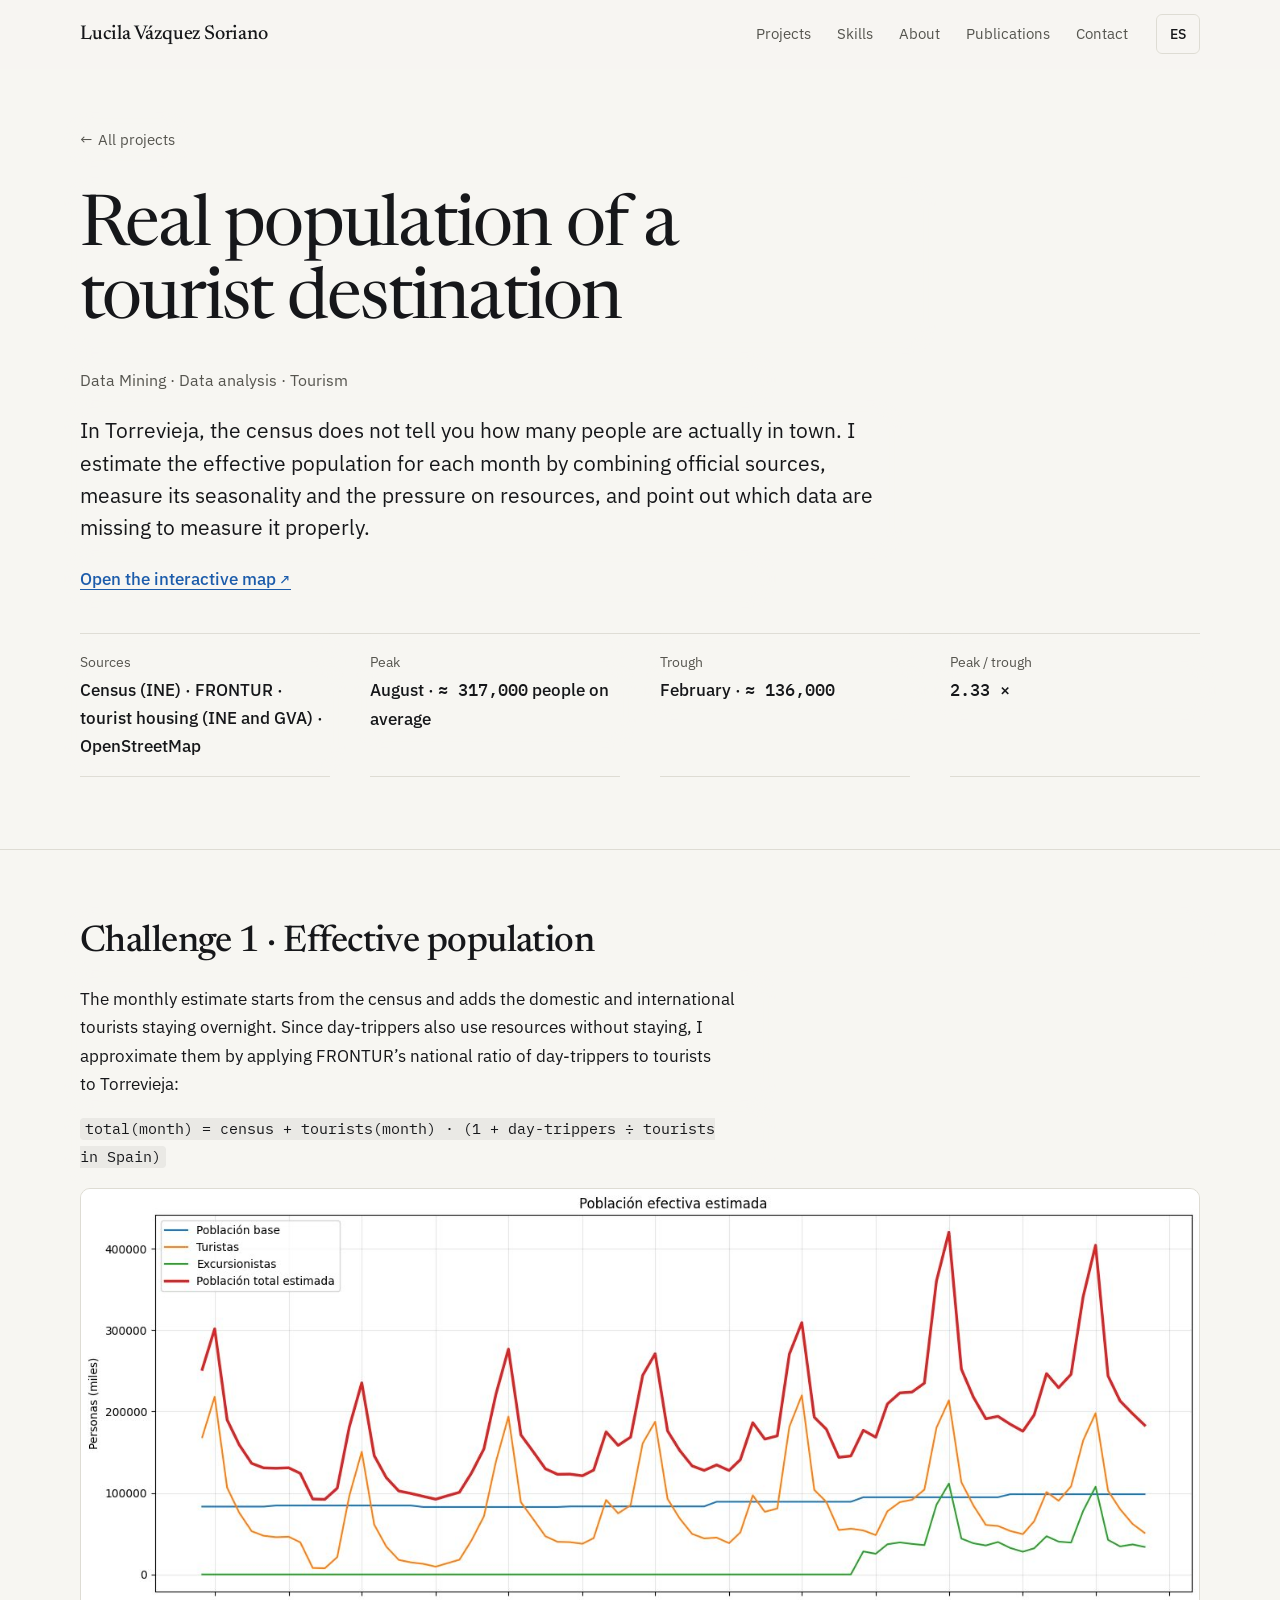
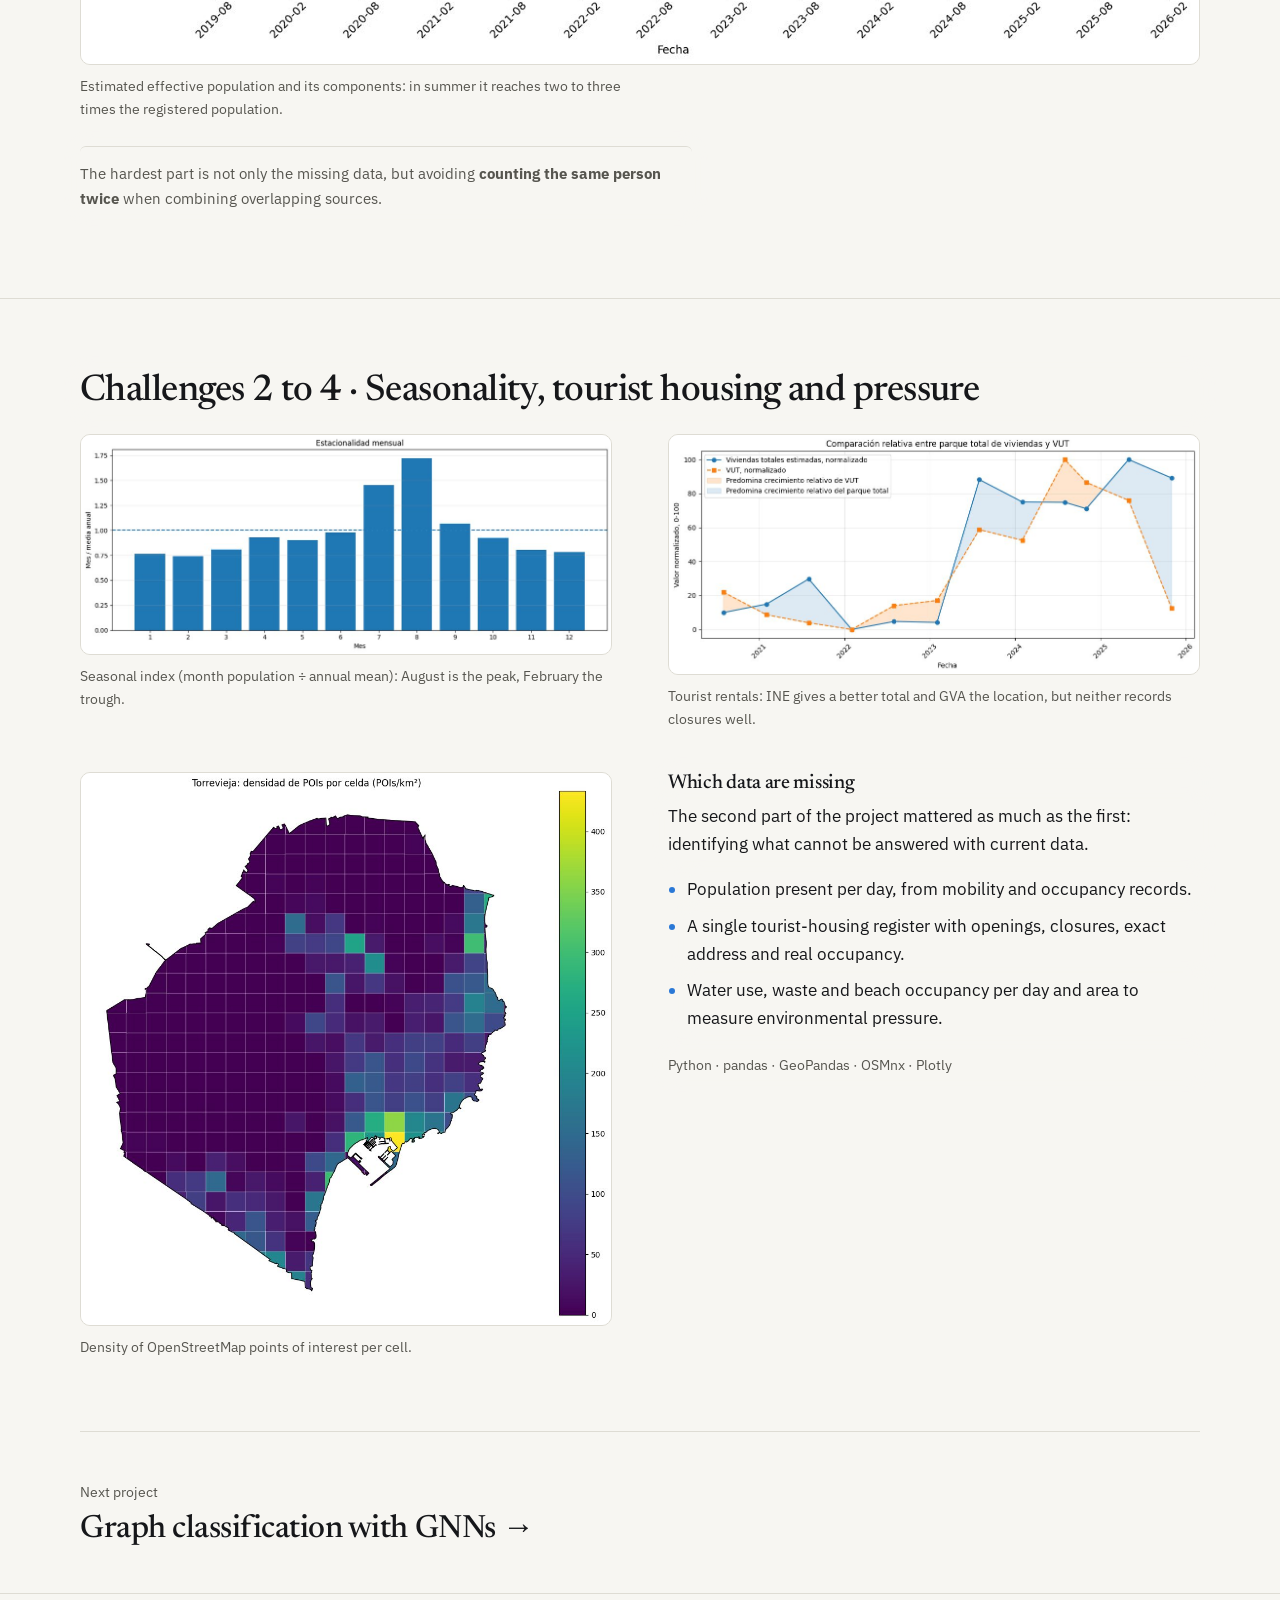
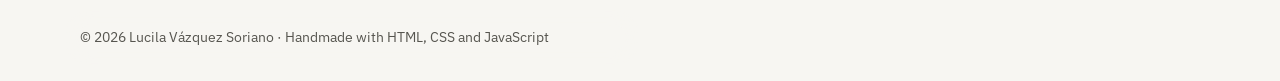
<file: proyectos/torrevieja.html>
<!doctype html>
<html lang="es">
<head>
  <meta charset="utf-8">
  <meta name="viewport" content="width=device-width, initial-scale=1">
  <title>Población real de un destino turístico · Lucila Vázquez Soriano</title>
  <meta name="description" content="Estimación de la población efectiva mensual de Torrevieja cruzando padrón, FRONTUR, vivienda turística y puntos de interés.">
  <meta name="x-title-en" content="Real population of a tourist destination · Lucila Vázquez Soriano">
  <meta name="x-desc-en" content="Estimating Torrevieja’s effective monthly population by combining census, FRONTUR, tourist housing and points of interest.">
  <link rel="canonical" href="https://lvs42.github.io/proyectos/torrevieja.html">
  <meta property="og:type" content="article">
  <meta property="og:title" content="Población real de un destino turístico · Lucila Vázquez Soriano">
  <meta property="og:description" content="Estimación de la población efectiva mensual de Torrevieja cruzando padrón, FRONTUR, vivienda turística y puntos de interés.">
  <meta property="og:url" content="https://lvs42.github.io/proyectos/torrevieja.html">
  <meta name="theme-color" content="#f7f6f2" media="(prefers-color-scheme: light)">
  <meta name="theme-color" content="#101216" media="(prefers-color-scheme: dark)">
  <link rel="icon" href="../assets/img/favicon.svg" type="image/svg+xml">
  <link rel="preconnect" href="https://fonts.googleapis.com">
  <link rel="preconnect" href="https://fonts.gstatic.com" crossorigin>
  <link href="https://fonts.googleapis.com/css2?family=IBM+Plex+Mono:wght@400;500&family=IBM+Plex+Sans:ital,wght@0,400;0,500;0,600;1,400&family=Newsreader:ital,opsz,wght@0,6..72,400;0,6..72,500;1,6..72,400&display=swap" rel="stylesheet">
  <link rel="stylesheet" href="../assets/css/styles.css">
</head>
<body class="project">
  <a class="skip" href="#main" data-i18n="skip">Saltar al contenido</a>
  <header class="nav" id="top">
    <div class="wrap nav__inner">
      <a href="../index.html" class="logo" >Lucila Vázquez Soriano</a>
      <nav aria-label="Principal">
        <button class="nav__toggle" aria-expanded="false" aria-controls="menu">
          <span class="sr-only" data-i18n="menu">Menú</span><span class="bars" aria-hidden="true"></span>
        </button>
        <ul id="menu" class="nav__menu"><li><a href="../index.html#proyectos" data-i18n="nav.projects">Proyectos</a></li><li><a href="../index.html#skills" data-i18n="nav.skills">Skills</a></li><li><a href="../index.html#sobre-mi" data-i18n="nav.about">Sobre mí</a></li><li><a href="../index.html#publicaciones" data-i18n="nav.pubs">Publicaciones</a></li><li><a href="../index.html#contacto" data-i18n="nav.contact">Contacto</a></li></ul>
      </nav>
      <button class="lang" id="lang" aria-label="Change language to English">EN</button>
    </div>
  </header>

  <main id="main">
    <section class="p-hero">
      <div class="wrap">
        <a class="crumb" href="../index.html#proyectos"><span aria-hidden="true">←</span> <span data-i18n="pp.back">Todos los proyectos</span></a>
        <h1 data-i18n="top.h1">Población real de un destino turístico</h1>
        <p class="meta" data-i18n="top.meta">Minería de Datos · Análisis de datos · Turismo</p>
        <p class="lead" data-i18n-html="top.lead">En Torrevieja, el padrón no dice cuánta gente hay realmente en la ciudad. Estimo la población efectiva de cada mes cruzando fuentes oficiales, mido su estacionalidad y la presión sobre los recursos, y señalo qué datos faltan para medirla bien.</p>
        <p class="links"><a href="torrevieja-mapa.html" target="_blank" data-i18n="top.l1">Abrir el mapa interactivo</a></p>
        <dl class="keyfacts"><div><dt data-i18n="top.k1">Fuentes</dt><dd data-i18n-html="top.v1">Padrón (INE) · FRONTUR · vivienda turística (INE y GVA) · OpenStreetMap</dd></div><div><dt data-i18n="top.k2">Pico</dt><dd data-i18n-html="top.v2">Agosto · <span class="num">≈ 317.000</span> personas de media</dd></div><div><dt data-i18n="top.k3">Valle</dt><dd data-i18n-html="top.v3">Febrero · <span class="num">≈ 136.000</span></dd></div><div><dt data-i18n="top.k4">Pico / valle</dt><dd data-i18n-html="top.v4"><span class="num">2,33 ×</span></dd></div></dl>
        
      </div>
    </section>
    <section class="p-sec" id="poblacion">
      <div class="wrap">
        <h2 data-i18n="top.s1">Reto 1 · Población efectiva</h2>
        <p data-i18n-html="top.s1.p1">La estimación mensual parte del padrón y suma los turistas nacionales e internacionales alojados. Como también hay excursionistas que no pernoctan pero consumen recursos, los aproximo aplicando a Torrevieja la proporción nacional entre excursionistas y turistas de FRONTUR:</p><p data-i18n-html="top.s1.f"><span class="code">total(mes) = padrón + turistas(mes) · (1 + excursionistas ÷ turistas en España)</span></p><figure class="fig"><img src="../assets/img/p/torrevieja/poblacion.jpg" alt="Serie temporal de la población estimada de Torrevieja con sus componentes" data-i18n-alt="top.fig1.alt" width="1387" height="590" loading="lazy" decoding="async"><figcaption data-i18n-html="top.fig1.cap">Población efectiva estimada y sus componentes: en verano llega a duplicar o triplicar la población empadronada.</figcaption></figure><p class="note" style="margin-top:24px" data-i18n-html="top.s1.p2">La mayor dificultad no es solo que falten datos, sino evitar <strong>contar a la misma persona dos veces</strong> al combinar fuentes que se solapan.</p>
      </div>
    </section>
    <section class="p-sec" id="estacionalidad">
      <div class="wrap">
        <h2 data-i18n="top.s2">Retos 2 a 4 · Estacionalidad, vivienda turística y presión</h2>
        <div class="cols"><figure class="fig"><img src="../assets/img/p/torrevieja/estacional.jpg" alt="Gráfico de barras del índice estacional por mes" data-i18n-alt="top.fig2.alt" width="1100" height="453" loading="lazy" decoding="async"><figcaption data-i18n-html="top.fig2.cap">Índice estacional (población del mes ÷ media anual): agosto es el pico y febrero el valle.</figcaption></figure><figure class="fig"><img src="../assets/img/p/torrevieja/vut.jpg" alt="Comparativa entre la estimación de viviendas turísticas del INE y el registro de la GVA" data-i18n-alt="top.fig3.alt" width="1087" height="490" loading="lazy" decoding="async"><figcaption data-i18n-html="top.fig3.cap">Viviendas de uso turístico: el INE da mejor el total y la GVA, la ubicación, pero ninguna registra bien las bajas.</figcaption></figure></div><div class="cols" style="margin-top:40px"><figure class="fig"><img src="../assets/img/p/torrevieja/pois.jpg" alt="Mapa de Torrevieja en cuadrícula coloreada por densidad de puntos de interés" data-i18n-alt="top.fig4.alt" width="950" height="990" loading="lazy" decoding="async"><figcaption data-i18n-html="top.fig4.cap">Densidad de puntos de interés de OpenStreetMap por celda.</figcaption></figure><div><h3 style="margin-top:0" data-i18n="top.s3.h">Qué datos faltan</h3><p data-i18n="top.s3.p">La segunda parte del trabajo fue tan importante como la primera: identificar qué no se puede responder con los datos actuales.</p><ul class="facts"><li data-i18n-html="top.s3.l.1">Población presente por día, a partir de registros de movilidad y ocupación.</li><li data-i18n-html="top.s3.l.2">Una base única de viviendas turísticas con altas, bajas, dirección exacta y ocupación real.</li><li data-i18n-html="top.s3.l.3">Consumo de agua, residuos y aforo de playas por día y zona para medir la presión ambiental.</li></ul><p class="stack">Python · pandas · GeoPandas · OSMnx · Plotly</p></div></div>
      </div>
    </section>

    <div class="wrap">
      <a class="next" href="gnn.html"><small data-i18n="pp.next">Siguiente proyecto</small><span class="t"><span data-i18n="p5.title">Clasificación de grafos con GNN</span> <span class="arrow" aria-hidden="true">→</span></span></a>
    </div>
  </main>

  <footer class="footer">
    <div class="wrap"><p>© 2026 Lucila Vázquez Soriano · <span data-i18n="footer">Hecha a mano con HTML, CSS y JavaScript</span></p></div>
  </footer>
  <script src="../assets/js/i18n.js" defer></script>
  <script src="../assets/js/i18n-projects.js" defer></script>
  <script src="../assets/js/main.js" defer></script>
  <script src="../assets/js/project-charts.js" defer></script>
</body>
</html>
</file>
<file: assets/css/styles.css>
/* ---------- Tokens ---------- */
:root {
  color-scheme: light;
  --bg: #f7f6f2;          /* warm paper */
  --surface: #fffefb;
  --fg: #16171a;
  --muted: #56554f;       /* 7:1 on --bg */
  --line: #dedcd4;
  --accent: #2a78d6;
  --accent-ink: #1c5cab;  /* text-safe accent, 6.4:1 on --bg */
  /* chart series: validated categorical slots 1–3 */
  --s1: #2a78d6;
  --s2: #eb6834;
  --s3: #1baf7a;
  --grid: #e6e4dc;
  --shadow: 0 1px 2px rgb(22 23 26 / .05), 0 14px 32px -18px rgb(22 23 26 / .18);

  --font: "IBM Plex Sans", system-ui, -apple-system, "Segoe UI", sans-serif;
  --font-display: "Newsreader", Georgia, serif;
  --font-mono: "IBM Plex Mono", ui-monospace, Consolas, monospace;
  --ease: cubic-bezier(.16, 1, .3, 1); /* exponential ease-out */
  --wrap: 1120px;
}
@media (prefers-color-scheme: dark) {
  :root:not([data-theme="light"]) {
    color-scheme: dark;
    --bg: #101216; --surface: #171a1f; --fg: #ecebe6; --muted: #a8a7a0; --line: #2b2f37;
    --accent: #5598e7; --accent-ink: #86b6ef;
    --s1: #3987e5; --s2: #d95926; --s3: #199e70; --grid: #22262d;
    --shadow: 0 1px 2px rgb(0 0 0 / .3), 0 14px 32px -18px rgb(0 0 0 / .6);
  }
}
:root[data-theme="dark"] {
  color-scheme: dark;
  --bg: #101216; --surface: #171a1f; --fg: #ecebe6; --muted: #a8a7a0; --line: #2b2f37;
  --accent: #5598e7; --accent-ink: #86b6ef;
  --s1: #3987e5; --s2: #d95926; --s3: #199e70; --grid: #22262d;
  --shadow: 0 1px 2px rgb(0 0 0 / .3), 0 14px 32px -18px rgb(0 0 0 / .6);
}

/* ---------- Base ---------- */
*, *::before, *::after { box-sizing: border-box; }
html {
  scroll-behavior: smooth; scroll-padding-top: 80px; -webkit-text-size-adjust: 100%;
  scrollbar-color: var(--line) var(--bg);
}
body {
  margin: 0; background: var(--bg); color: var(--fg);
  font: 400 1.0625rem/1.65 var(--font);
  -webkit-font-smoothing: antialiased; caret-color: var(--accent);
}
::selection { background: color-mix(in srgb, var(--accent) 24%, transparent); color: var(--fg); }
h1, h2, h3 { font-family: var(--font-display); font-weight: 500; line-height: 1.12; margin: 0 0 .4em; letter-spacing: -.015em; text-wrap: balance; }
h2 { font-size: clamp(2.1rem, 1.5rem + 2.4vw, 3.1rem); }
h3 { font-size: clamp(1.35rem, 1.2rem + .5vw, 1.6rem); }
p { margin: 0 0 1em; max-width: 68ch; text-wrap: pretty; }
a { color: var(--accent-ink); text-decoration-thickness: 1px; text-underline-offset: .22em; }
a:hover { text-decoration-thickness: 2px; }
:focus-visible { outline: 2px solid var(--accent); outline-offset: 3px; border-radius: 4px; }
.num { font-family: var(--font-mono); font-variant-numeric: tabular-nums; }
.wrap { width: min(var(--wrap), 100% - 40px); margin-inline: auto; }
.sr-only { position: absolute; width: 1px; height: 1px; overflow: hidden; clip: rect(0 0 0 0); white-space: nowrap; }
.skip { position: absolute; left: 16px; top: -60px; background: var(--fg); color: var(--bg); padding: 10px 14px; border-radius: 8px; z-index: 100; }
.skip:focus { top: 12px; }

/* Page background: animated scatter plot (see main.js) */
.bg-plot { position: fixed; inset: 0; width: 100%; height: 100%; z-index: -1; pointer-events: none;
  opacity: 0; will-change: opacity; }
.bg-plot.is-on { opacity: calc(.6 - .15 * var(--plot-fade, 0)); animation: plot-in 1.2s var(--ease); }
@keyframes plot-in { from { opacity: 0; } } /* full in the hero, recedes behind reading content */
@media (max-width: 760px) { .bg-plot.is-on { opacity: calc(.42 - .1 * var(--plot-fade, 0)); } }

/* ---------- Nav ---------- */
.nav {
  position: sticky; top: 0; z-index: 50;
  background: color-mix(in srgb, var(--bg) 90%, transparent);
  border-bottom: 1px solid transparent; transition: border-color .3s var(--ease);
}
.nav.is-scrolled { border-color: var(--line); }
.nav__inner { display: flex; align-items: center; gap: 16px; height: 68px; }
.logo { font: 500 clamp(1.05rem, .95rem + .4vw, 1.25rem) var(--font-display); color: var(--fg); text-decoration: none; margin-right: auto; letter-spacing: -.01em; }
.nav__menu { display: flex; gap: 2px; list-style: none; margin: 0; padding: 0; }
.nav__menu a { display: block; padding: 8px 12px; border-radius: 6px; color: var(--muted); text-decoration: none; font-size: .95rem; transition: color .2s var(--ease); }
.nav__menu a:hover { color: var(--fg); }
.nav__menu a[aria-current="true"] { color: var(--fg); text-decoration: underline; text-decoration-color: var(--accent); text-underline-offset: 6px; }
.lang {
  font: 500 .85rem var(--font); color: var(--fg); background: transparent;
  border: 1px solid var(--line); border-radius: 6px; padding: 0 12px; min-height: 40px; min-width: 44px; cursor: pointer;
  transition: border-color .2s var(--ease);
}
.lang:hover { border-color: var(--fg); }
.nav__toggle { display: none; }

@media (max-width: 760px) {
  .nav__toggle {
    display: grid; place-items: center; width: 44px; height: 44px;
    background: transparent; border: 1px solid var(--line); border-radius: 6px; cursor: pointer; color: var(--fg);
  }
  .bars, .bars::before, .bars::after { display: block; width: 18px; height: 2px; background: currentColor; border-radius: 2px; transition: transform .3s var(--ease); content: ""; }
  .bars { position: relative; }
  .bars::before { position: absolute; top: -6px; }
  .bars::after { position: absolute; top: 6px; }
  .nav__toggle[aria-expanded="true"] .bars { background: transparent; }
  .nav__toggle[aria-expanded="true"] .bars::before { transform: translateY(6px) rotate(45deg); }
  .nav__toggle[aria-expanded="true"] .bars::after { transform: translateY(-6px) rotate(-45deg); }
  nav { order: 2; }
  .lang { order: 1; }
  .nav__menu {
    position: absolute; left: 0; right: 0; top: 68px; flex-direction: column; padding: 8px 20px 20px;
    background: var(--bg); border-bottom: 1px solid var(--line);
    visibility: hidden; opacity: 0; transform: translateY(-6px);
    transition: opacity .25s var(--ease), transform .25s var(--ease), visibility 0s .25s;
  }
  .nav__menu.is-open { visibility: visible; opacity: 1; transform: none; transition: opacity .25s var(--ease), transform .25s var(--ease); }
  .nav__menu a { padding: 12px 0; font-size: 1.05rem; }
}

/* ---------- Buttons & links ---------- */
.btn {
  display: inline-flex; align-items: center; justify-content: center; min-height: 48px; padding: 0 22px;
  border-radius: 8px; border: 1px solid var(--fg); background: transparent; color: var(--fg);
  font-weight: 500; text-decoration: none; transition: background .2s var(--ease), color .2s var(--ease), border-color .2s var(--ease);
}
.btn:hover { background: var(--fg); color: var(--bg); }
.btn--primary { background: var(--accent-ink); border-color: var(--accent-ink); color: var(--bg); }
.btn--primary:hover { background: var(--fg); border-color: var(--fg); }
.btn--lg { font-size: 1.1rem; min-height: 56px; padding: 0 28px; overflow-wrap: anywhere; }
.inline-links { display: flex; flex-wrap: wrap; gap: 8px 24px; list-style: none; padding: 0; margin: 0; }
.inline-links a { color: var(--muted); }
.inline-links a:hover { color: var(--fg); }
.links { display: flex; flex-wrap: wrap; gap: 8px 22px; margin: 0; }
.links a { font-weight: 500; }
.links a::after { content: " ↗"; font-size: .85em; }
.meta { color: var(--muted); font-size: .92rem; margin: -.15em 0 .9em; }
.stack { color: var(--muted); font-size: .9rem; margin-bottom: 1em; }

/* ---------- Hero ---------- */
.hero { min-height: min(calc(100svh - 68px), 860px); display: grid; align-items: center; padding: 72px 0 96px; }
.hero h1 { font-size: clamp(3rem, 1.4rem + 6.4vw, 5.75rem); font-weight: 400; letter-spacing: -.03em; line-height: 1; margin-bottom: .35em; }
.hero__role { display: inline-block; font-size: clamp(1.3rem, 1.05rem + 1.1vw, 1.95rem); font-weight: 600; letter-spacing: -.01em; line-height: 1.25; color: var(--accent-ink); margin-bottom: 1em; padding-bottom: .3em; border-bottom: 3px solid var(--accent); }
.hero__lead { font-size: clamp(1.1rem, 1rem + .4vw, 1.3rem); line-height: 1.55; max-width: 56ch; }
.hero__edu { color: var(--muted); font-size: .98rem; }
.hero { overflow-x: clip; }
.hero__grid { display: grid; grid-template-columns: minmax(0, 1fr) clamp(220px, 28vw, 360px); gap: clamp(32px, 5vw, 72px); align-items: center; }
.hero__photo { width: 100%; height: auto; aspect-ratio: 4 / 5; object-fit: cover; border-radius: 20px; box-shadow: 0 18px 48px -24px rgb(0 0 0 / .45); }
@media (max-width: 760px) { .hero__grid { grid-template-columns: 1fr; gap: 28px; } .hero__photo { order: -1; width: min(200px, 55vw); border-radius: 50%; aspect-ratio: 1; object-position: 50% 22%; } }
.hero__cta { display: flex; flex-wrap: wrap; gap: 12px; margin: 32px 0 24px; }

/* ---------- Sections ---------- */
.section { padding: 120px 0; border-top: 1px solid var(--line); }
@media (max-width: 760px) { .section { padding: 80px 0; } }
.section__head { margin-bottom: 56px; }
.section__sub { color: var(--muted); font-size: 1.1rem; margin: 0; }

/* ---------- Feature (TFM) ---------- */
.feature { display: grid; grid-template-columns: 1.1fr 1fr; gap: clamp(32px, 5vw, 64px); align-items: start; padding-bottom: 64px; }
.feature h3 { font-size: clamp(1.7rem, 1.3rem + 1.4vw, 2.3rem); }
.facts { padding-left: 1.1em; margin: 0 0 1.2em; max-width: 64ch; }
.facts li { margin-bottom: .5em; }
.facts li::marker { color: var(--accent); }
.facts strong { font-weight: 600; font-variant-numeric: tabular-nums; }
@media (max-width: 900px) { .feature { grid-template-columns: 1fr; } }

/* ---------- Chart ---------- */
.viz { margin: 0; padding: 20px; border-radius: 12px; background: var(--surface); border: 1px solid var(--line); box-shadow: var(--shadow); min-width: 0; }
.viz figcaption { display: flex; flex-direction: column; margin-bottom: 14px; }
.viz__title { font-weight: 600; }
.viz__sub { font-size: .85rem; color: var(--muted); }
.seg { display: inline-flex; flex-wrap: wrap; gap: 2px; padding: 3px; border-radius: 8px; border: 1px solid var(--line); margin-bottom: 14px; }
.seg button { font: 500 .85rem var(--font); color: var(--muted); background: transparent; border: 0; border-radius: 6px; padding: 6px 12px; min-height: 36px; cursor: pointer; transition: background .2s var(--ease), color .2s var(--ease); }
.seg button:hover { color: var(--fg); }
.seg button[aria-checked="true"] { background: var(--fg); color: var(--bg); }
.legend { display: flex; flex-wrap: wrap; gap: 6px 16px; list-style: none; padding: 0; margin: 0 0 6px; font-size: .85rem; color: var(--muted); }
.legend i { display: inline-block; width: 10px; height: 10px; border-radius: 50%; margin-right: 6px; vertical-align: -1px; }
.viz__plot { position: relative; }
.viz svg { display: block; width: 100%; height: auto; overflow: visible; }
.viz .axis text { font: 400 11px var(--font-mono); fill: var(--muted); }
.viz .row-lbl { font: 500 12px var(--font-mono); fill: var(--fg); }
.viz .gridline { stroke: var(--grid); stroke-width: 1; }
.viz .dot { stroke: var(--surface); stroke-width: 2; transition: transform .7s var(--ease), stroke .15s; }
.viz .hit { fill: transparent; cursor: pointer; outline: none; }
.viz .val { font: 500 11px var(--font-mono); fill: var(--fg); transition: transform .7s var(--ease); }
.viz .track-r { transition: transform .7s var(--ease); }
.tip {
  position: absolute; pointer-events: none; z-index: 2; transform: translate(-50%, calc(-100% - 12px));
  background: var(--fg); color: var(--bg); padding: 6px 10px; border-radius: 6px; font-size: .8rem; white-space: nowrap;
}
.tip b { font-family: var(--font-mono); font-weight: 500; }
.viz__table { margin-top: 12px; font-size: .85rem; }
.viz__table summary { cursor: pointer; color: var(--accent-ink); font-weight: 500; }
.viz__table table { width: 100%; border-collapse: collapse; margin-top: 8px; font-variant-numeric: tabular-nums; }
.viz__table th, .viz__table td { text-align: right; padding: 5px 6px; border-bottom: 1px solid var(--line); }
.viz__table th { font-weight: 500; color: var(--muted); }
.viz__table th:first-child, .viz__table td:first-child { text-align: left; }

/* ---------- Project index ---------- */
.work { list-style: none; margin: 0; padding: 0; border-bottom: 1px solid var(--line); }
.work__item { position: relative; padding: 40px 0; border-top: 1px solid var(--line); }
.work__item h3 { margin-bottom: .3em; }
.work__link, .feature__link { color: inherit; text-decoration: none; transition: color .25s var(--ease); }
.work__link::after { content: ""; position: absolute; inset: 0; } /* whole row is the hit area */
.work__item:hover .work__link, .work__link:focus-visible, .feature__link:hover { color: var(--accent-ink); }
.work__link:focus-visible { outline: none; }
.work__item:has(.work__link:focus-visible) { outline: 2px solid var(--accent); outline-offset: 6px; border-radius: 6px; }
.work__item .links { position: relative; z-index: 1; margin-bottom: 1em; } /* secondary links stay clickable */
.work__main > p { max-width: 72ch; }
.work__more { margin: 0; font-weight: 500; color: var(--accent-ink); font-size: .95rem; }
.work__more .arrow, .next .arrow { display: inline-block; transition: transform .3s var(--ease); }
.work__item:hover .work__more .arrow, .next:hover .arrow { transform: translateX(4px); }
@media (max-width: 720px) { .work__item { padding: 32px 0; } }
.links a.link-int::after { content: " →"; }
.more__title { margin: 72px 0 12px; font-size: 1.4rem; }
.more { list-style: none; padding: 0; margin: 0; display: grid; grid-template-columns: repeat(auto-fill, minmax(min(100%, 440px), 1fr)); gap: 0 48px; }
.more li { padding: 14px 0; border-bottom: 1px solid var(--line); color: var(--muted); font-size: .98rem; }

/* ---------- Skills ---------- */
.skills { display: grid; grid-template-columns: repeat(auto-fill, minmax(min(100%, 440px), 1fr)); gap: 0 48px; margin: 0; }
.skills > div { display: grid; grid-template-columns: 11rem 1fr; gap: 4px 24px; padding: 18px 0; border-top: 1px solid var(--line); }
.skills dt { font-weight: 600; }
.skills dd { margin: 0; color: var(--muted); }
@media (max-width: 520px) { .skills > div { grid-template-columns: 1fr; } }

/* ---------- About ---------- */
.about { display: grid; grid-template-columns: 1.2fr 1fr; gap: 0 72px; }
.about .section__head { grid-column: 1 / -1; }
.about__text p { font-size: 1.1rem; }
.timeline { list-style: none; margin: 0; padding: 0 0 0 24px; border-left: 1px solid var(--line); align-self: start; }
.timeline li { position: relative; display: flex; flex-direction: column; padding-bottom: 28px; }
.timeline li:last-child { padding-bottom: 0; }
.timeline li::before { content: ""; position: absolute; left: -29px; top: 7px; width: 9px; height: 9px; border-radius: 50%; background: var(--accent); box-shadow: 0 0 0 4px var(--bg); }
.timeline time { font-size: .82rem; color: var(--muted); }
.timeline strong { font-weight: 600; margin: 2px 0; }
.timeline span { color: var(--muted); font-size: .95rem; }
@media (max-width: 820px) { .about { grid-template-columns: 1fr; } .timeline { margin-top: 32px; } }

/* ---------- Publication ---------- */
.pub { max-width: 780px; }
.pub__authors { color: var(--muted); }
.pub__authors strong { color: var(--fg); font-weight: 600; }

/* ---------- Contact / footer ---------- */
.contact .section__sub { margin-bottom: 32px; }
.contact__links { margin-top: 28px; }
.footer { border-top: 1px solid var(--line); padding: 32px 0; color: var(--muted); font-size: .88rem; }
.footer p { margin: 0; }

/* ---------- Project pages ---------- */
.crumb { display: inline-flex; gap: 6px; color: var(--muted); text-decoration: none; font-size: .95rem; margin-bottom: 40px; }
.crumb:hover { color: var(--fg); }
.p-hero { padding: 56px 0 72px; }
.p-hero h1 { font-size: clamp(2.4rem, 1.3rem + 4.2vw, 4.4rem); font-weight: 400; letter-spacing: -.025em; line-height: 1.04; max-width: 20ch; margin-bottom: .4em; }
.p-hero .lead { font-size: clamp(1.1rem, 1rem + .4vw, 1.3rem); line-height: 1.55; max-width: 62ch; }
.p-hero .meta { margin: 0 0 1.4em; font-size: 1rem; }
.keyfacts { display: grid; grid-template-columns: repeat(auto-fit, minmax(min(100%, 210px), 1fr)); gap: 0 40px; margin: 40px 0 0; border-top: 1px solid var(--line); }
.keyfacts div { padding: 16px 0; border-bottom: 1px solid var(--line); }
.keyfacts dt { color: var(--muted); font-size: .9rem; }
.keyfacts dd { margin: 2px 0 0; font-weight: 500; }
.keyfacts .num { font-size: 1.05rem; }
.p-sec { padding: 72px 0; border-top: 1px solid var(--line); }
.p-sec h2 { font-size: clamp(1.7rem, 1.3rem + 1.4vw, 2.3rem); margin-bottom: .6em; }
.p-sec h3 { font-size: 1.25rem; margin-top: 1.6em; }
.p-sec ul.facts { margin-top: .4em; }
.cols { display: grid; grid-template-columns: minmax(0, 1fr) minmax(0, 1fr); gap: 40px 56px; align-items: start; }
.cols--wide { grid-template-columns: minmax(0, 5fr) minmax(0, 7fr); }
@media (max-width: 900px) { .cols, .cols--wide { grid-template-columns: 1fr; } }
.fig { margin: 0; min-width: 0; }
.fig img { display: block; width: 100%; height: auto; border-radius: 10px; border: 1px solid var(--line); background: #fff; }
.fig figcaption { color: var(--muted); font-size: .88rem; margin-top: 10px; max-width: 70ch; }
.fig + .fig, .viz + .fig, .fig + .viz { margin-top: 32px; }
.figs { display: grid; grid-template-columns: repeat(auto-fit, minmax(min(100%, 320px), 1fr)); gap: 28px; align-items: start; }
.figs > .fig, .cols > .fig + .fig, .cols > .viz + .viz { margin-top: 0; }
.note { border-top: 1px solid var(--line); padding-top: 14px; color: var(--muted); font-size: .95rem; max-width: 68ch; }
.code { font-family: var(--font-mono); font-size: .88em; background: color-mix(in srgb, var(--fg) 6%, transparent); padding: .1em .35em; border-radius: 4px; }

/* pipeline diagram: steps connected by arrows */
.flow { display: flex; align-items: stretch; list-style: none; padding: 0; margin: 8px 0 0; }
.flow li { display: flex; align-items: center; flex: 1 1 0; min-width: 0; }
.flow .step { flex: 1; align-self: stretch; }
.flow li + li::before { content: "→"; color: var(--muted); padding: 0 10px; font-family: var(--font-mono); }
.flow .step { padding: 12px 14px; border: 1px solid var(--line); border-radius: 10px; background: var(--surface); line-height: 1.35; }
.flow .step b { display: block; font-weight: 600; font-size: .95rem; }
.flow .step span { color: var(--muted); font-size: .82rem; }
.flow .step--hi { border-color: var(--accent); box-shadow: inset 0 0 0 1px var(--accent); }
@media (max-width: 640px) {
  .flow { flex-direction: column; }
  .flow li { flex-direction: column; align-items: stretch; }
  .flow li + li::before { content: "↓"; padding: 4px 0; text-align: center; }
}

/* matrices (confusion matrix, transfer heatmap) */
.mx { display: grid; gap: 3px; font-variant-numeric: tabular-nums; }
.mx .h { color: var(--muted); font-size: .8rem; display: flex; align-items: center; justify-content: center; text-align: center; padding: 4px; }
.mx .h--row { justify-content: flex-end; text-align: right; }
.mx .c { border-radius: 6px; padding: 14px 8px; text-align: center; line-height: 1.25;
  background: color-mix(in oklab, var(--accent) calc(var(--v) * 100%), var(--surface)); color: var(--fg); }
.mx .c.is-dark { color: #fff; }
.mx .c b { display: block; font: 500 1.05rem var(--font-mono); }
.mx .c small { font-size: .78rem; opacity: .85; }
.mx .c.is-diag { box-shadow: inset 0 0 0 2px var(--fg); }
.mx-axis { color: var(--muted); font-size: .8rem; text-align: center; margin-top: 6px; }

/* horizontal bar / interval chart (project-charts.js) */
.hbars { display: grid; gap: 2px; margin-top: 6px; }
.bars__row { display: grid; grid-template-columns: minmax(0, 36%) minmax(0, 1fr) 3.8rem; align-items: center; gap: 12px; padding: 5px 4px; border-radius: 6px; outline: none; }
.bars__row.is-gap { margin-top: 12px; }
.bars__row:not(.bars__axis):hover, .bars__row:focus-visible { background: color-mix(in srgb, var(--fg) 5%, transparent); }
.bars__row:focus-visible { box-shadow: 0 0 0 2px var(--accent); }
.bars__lbl { font-size: .88rem; line-height: 1.3; }
.bars__row.is-hi .bars__lbl { font-weight: 600; }
.bars__track { position: relative; height: 18px; background: var(--grid-bg, none); }
.bars__bar { position: absolute; left: 0; top: 3px; height: 12px; border-radius: 0 4px 4px 0; }
.bars__dot { position: absolute; top: 50%; width: 12px; height: 12px; margin: -6px 0 0 -6px; border-radius: 50%; box-shadow: 0 0 0 2px var(--surface); }
.bars__err { position: absolute; top: 50%; height: 2px; margin-top: -1px; background: var(--fg); opacity: .55; }
.bars__err::before, .bars__err::after { content: ""; position: absolute; top: -4px; width: 2px; height: 10px; background: inherit; }
.bars__err::before { left: 0; } .bars__err::after { right: 0; }
.bars__val { font-size: .82rem; text-align: right; }
.bars__axis { padding-top: 0; }
.bars__axis .bars__track { height: 16px; background: none; }
.bars__tick { position: absolute; transform: translateX(-50%); font: 400 11px var(--font-mono); color: var(--muted); }
@media (max-width: 560px) {
  .bars__row { grid-template-columns: minmax(0, 1fr) 3.8rem; gap: 2px 10px; }
  .bars__lbl { grid-column: 1 / -1; }
  .bars__axis > span:first-child { display: none; }
}
@media (forced-colors: active) { .bars__bar, .bars__dot { background: CanvasText !important; } }

/* stacked composition bars */
.stk { display: grid; gap: 10px; margin-top: 8px; }
.stk__row { display: grid; grid-template-columns: 3.6rem minmax(0, 1fr) 6.2rem; gap: 12px; align-items: center; font-size: .88rem; }
.stk__bar { display: flex; gap: 2px; height: 22px; }
.stk__bar span { border-radius: 3px; }
.stk__val { text-align: right; line-height: 1.2; }
.stk__val small { display: block; color: var(--muted); font-size: .78rem; }

/* cross-validation scheme */
.folds { display: grid; grid-template-columns: 1.6rem repeat(5, minmax(0, 1fr)) minmax(0, 1.4fr); gap: 4px; align-items: center; font-size: .78rem; }
.folds__h { color: var(--muted); text-align: center; }
.folds__r { color: var(--muted); }
.folds__c { height: 22px; border-radius: 4px; background: var(--s1); }
.folds__c.is-val { background: var(--s2); }
.folds__c.is-test { grid-column: 7; grid-row: 2 / span 5; height: 100%; background: var(--muted); }

/* simple data table */
.tbl { width: 100%; border-collapse: collapse; font-size: .92rem; font-variant-numeric: tabular-nums; }
.tbl th, .tbl td { padding: 8px 6px; border-bottom: 1px solid var(--line); text-align: right; }
.tbl th { color: var(--muted); font-weight: 500; font-size: .82rem; }
.tbl th:first-child, .tbl td:first-child { text-align: left; }
.tbl tfoot td { font-weight: 600; border-bottom: 0; }

/* next project */
.next { display: flex; flex-direction: column; gap: 4px; padding: 48px 0; text-decoration: none; color: var(--fg); border-top: 1px solid var(--line); }
.next small { color: var(--muted); font-size: .9rem; }
.next span.t { font: 500 clamp(1.5rem, 1.2rem + 1vw, 2rem) var(--font-display); letter-spacing: -.015em; }
.next:hover span.t { color: var(--accent-ink); }

@media (prefers-reduced-motion: reduce) {
  *, *::before, *::after { animation-duration: .01ms !important; animation-iteration-count: 1 !important; transition-duration: .01ms !important; scroll-behavior: auto !important; }
}
@media (forced-colors: active) { .viz .dot { stroke: CanvasText; } }
@media print { .nav, .bg-plot, .lang { display: none; } }

/* Readable text over the animated background: only the text blocks get a soft backing of the page colour
   (background + blurred shadow of the same colour), so the animation stays visible everywhere else */
:is(.section, .p-hero, .p-sec, .footer) :is(h1, h2, h3, h4, p, li:not(.work__item), dt, dd, figcaption, summary, table, .crumb):not(:is(.viz, .flow, .mx, .folds, .stk, .fig, .skills, .feature__text, .work__main, #publicaciones > .wrap) *) {
  background: var(--bg); box-shadow: 0 0 14px 6px var(--bg); border-radius: 6px;
}
:is(.section, .p-hero, .p-sec, .footer) { overflow-x: clip; }
/* blocks read as one unit: the hero text (soft radial clearing), the TFM summary and each skills pair (gaps between pairs stay open) */
.hero__text, .feature__text, .work__main, #publicaciones > .wrap, .skills > div { position: relative; isolation: isolate; }
.hero__text::before { content: ""; position: absolute; inset: -12% -18% -12% -30%; z-index: -1; pointer-events: none;
  background: radial-gradient(closest-side, var(--bg) 62%, transparent); }
.feature__text::before, .work__main::before, #publicaciones > .wrap::before { content: ""; position: absolute; inset: -12px -16px; z-index: -1; pointer-events: none;
  background: var(--bg); box-shadow: 0 0 14px 6px var(--bg); border-radius: 10px; }
.skills > div::before { content: ""; position: absolute; inset: 12px -10px; z-index: -1; pointer-events: none;
  background: var(--bg); border-radius: 6px; }
.work__main { width: fit-content; max-width: 100%; } /* backing hugs the text, not the full row */
#publicaciones > .wrap::before { right: auto; width: calc(min(100%, 780px) + 32px); }
</file>
